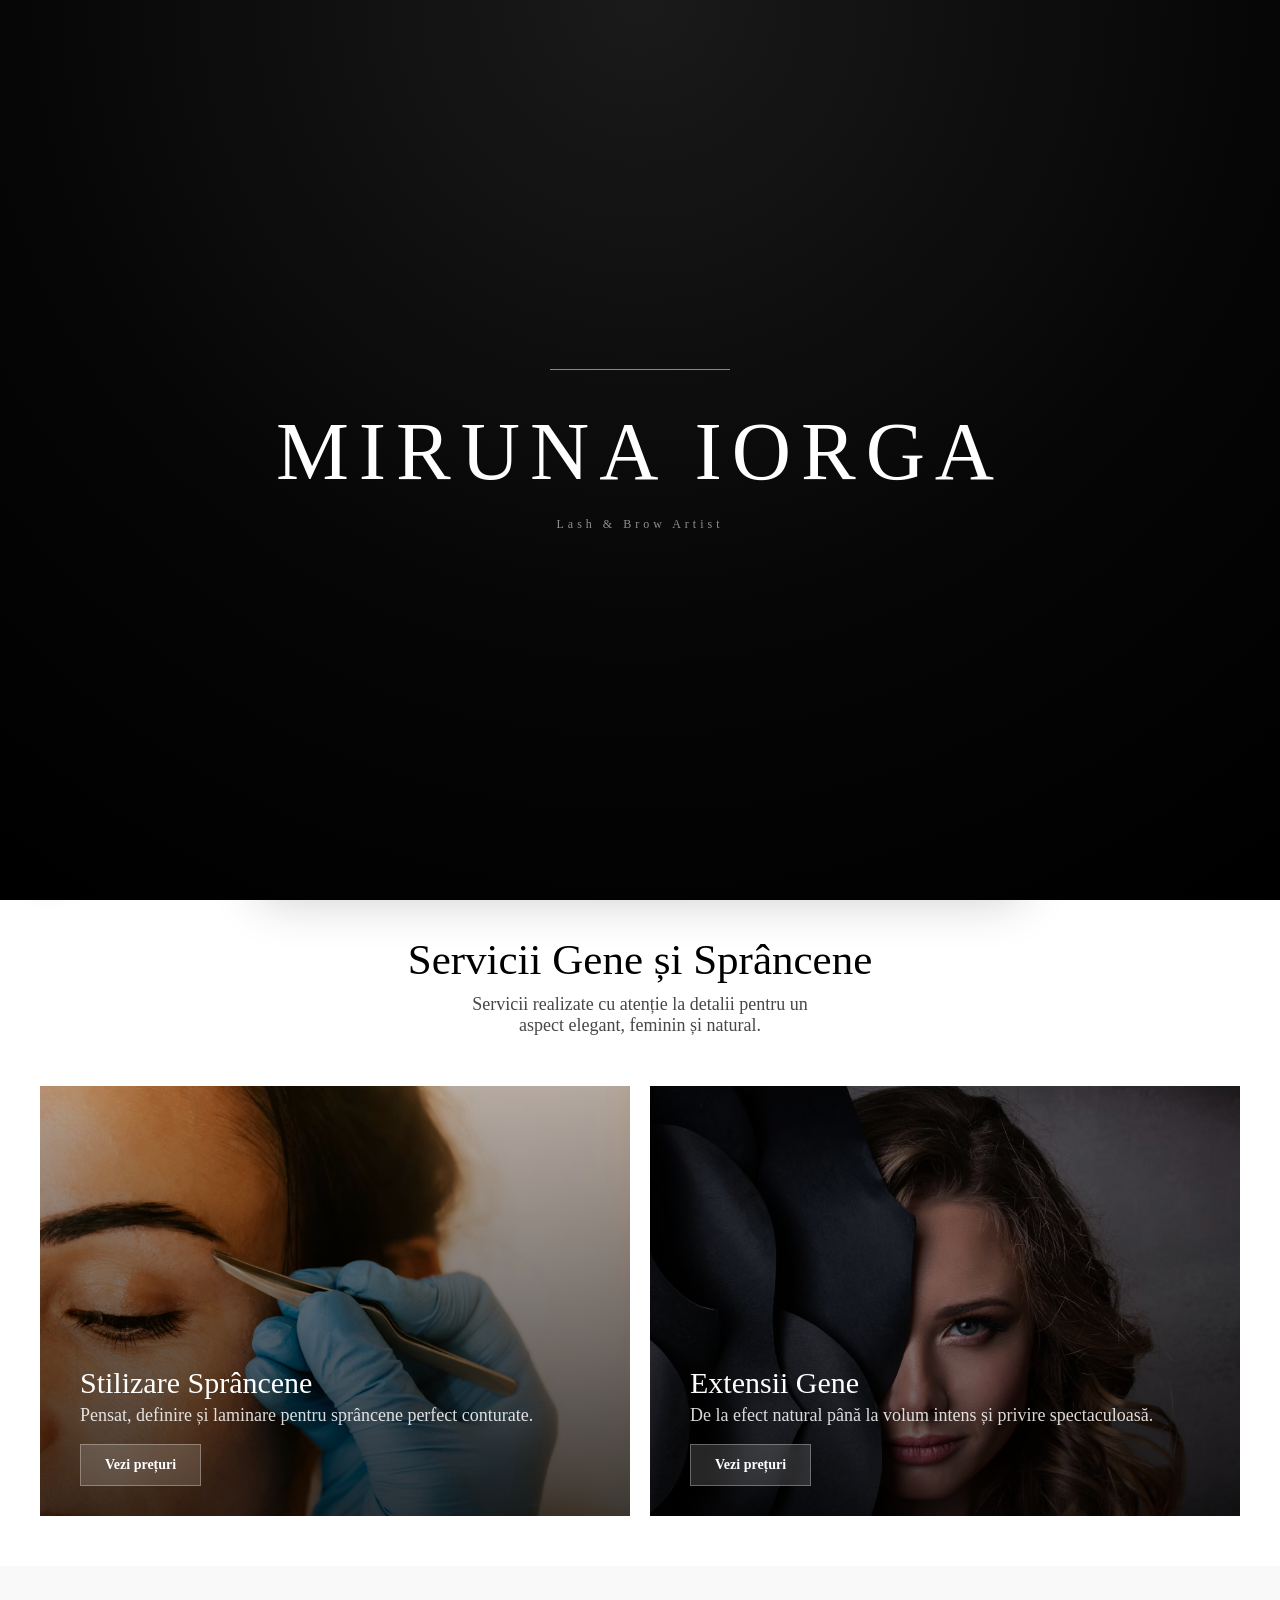
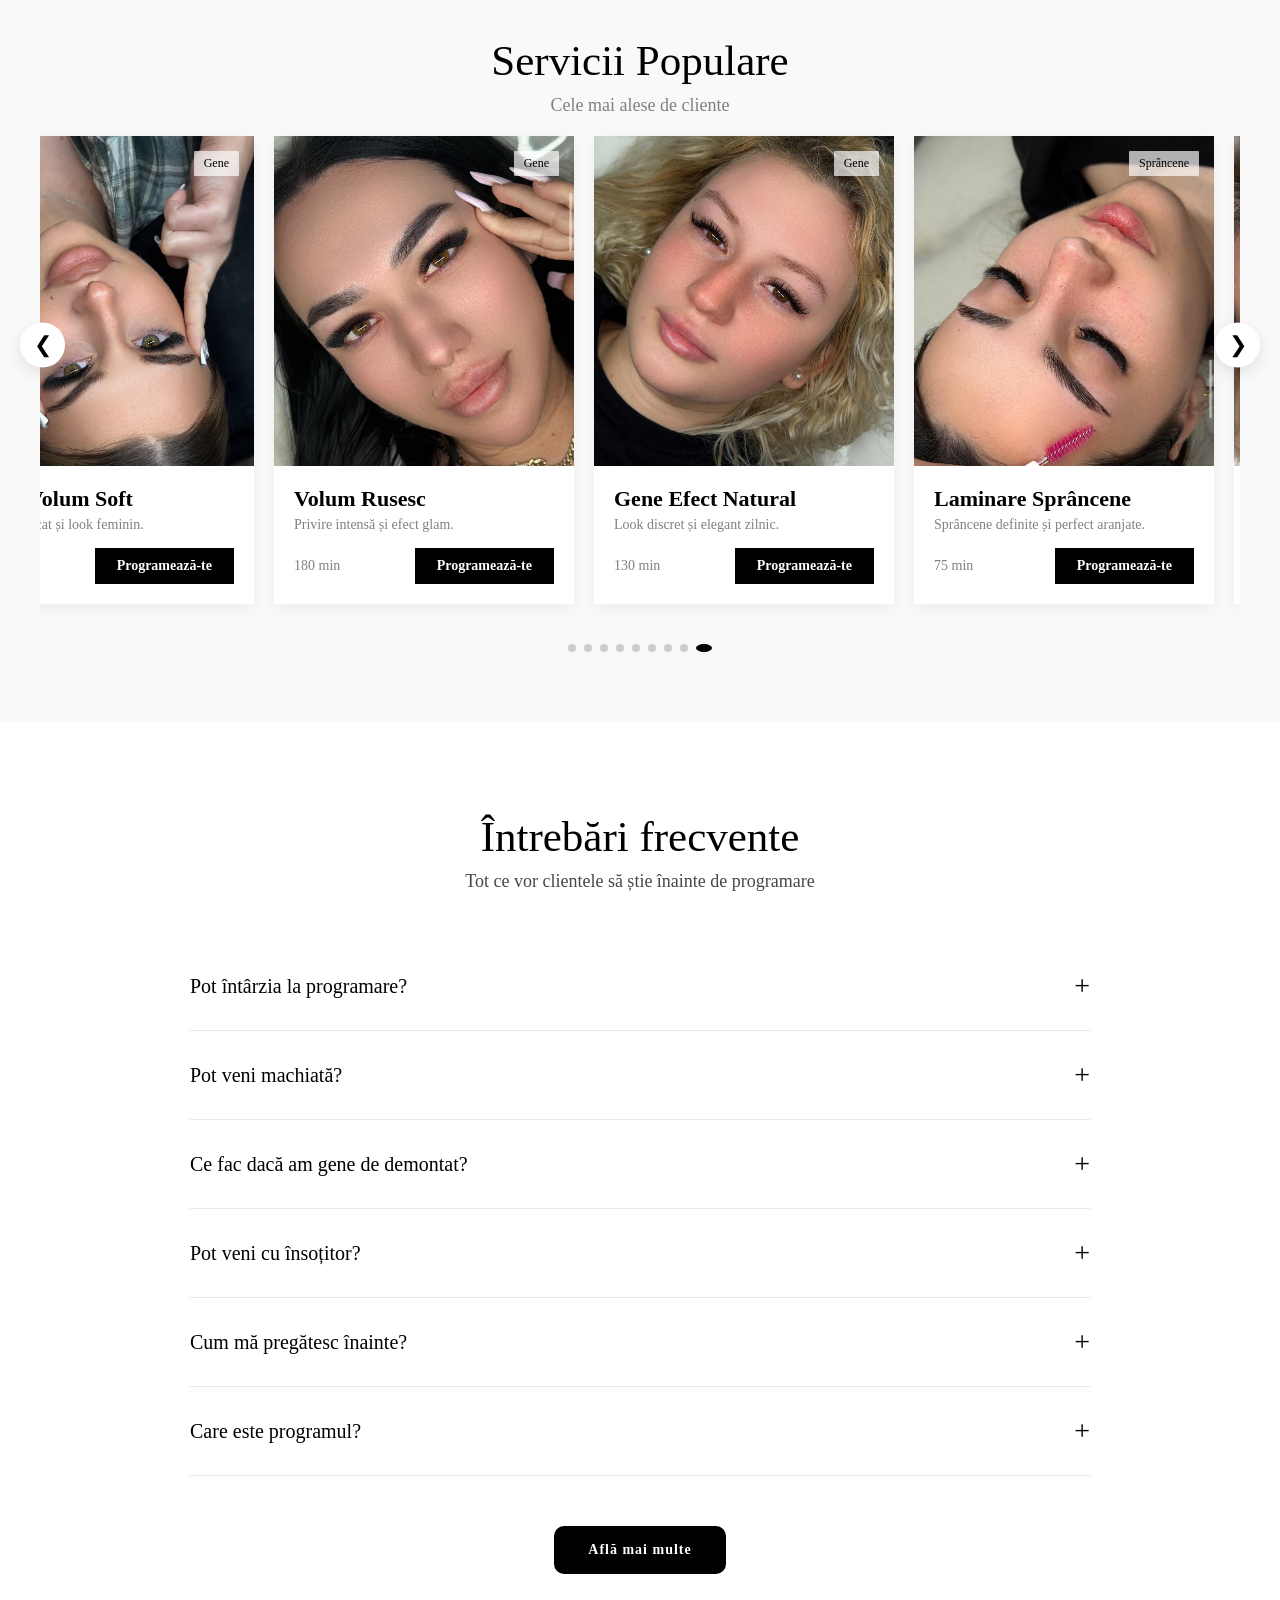
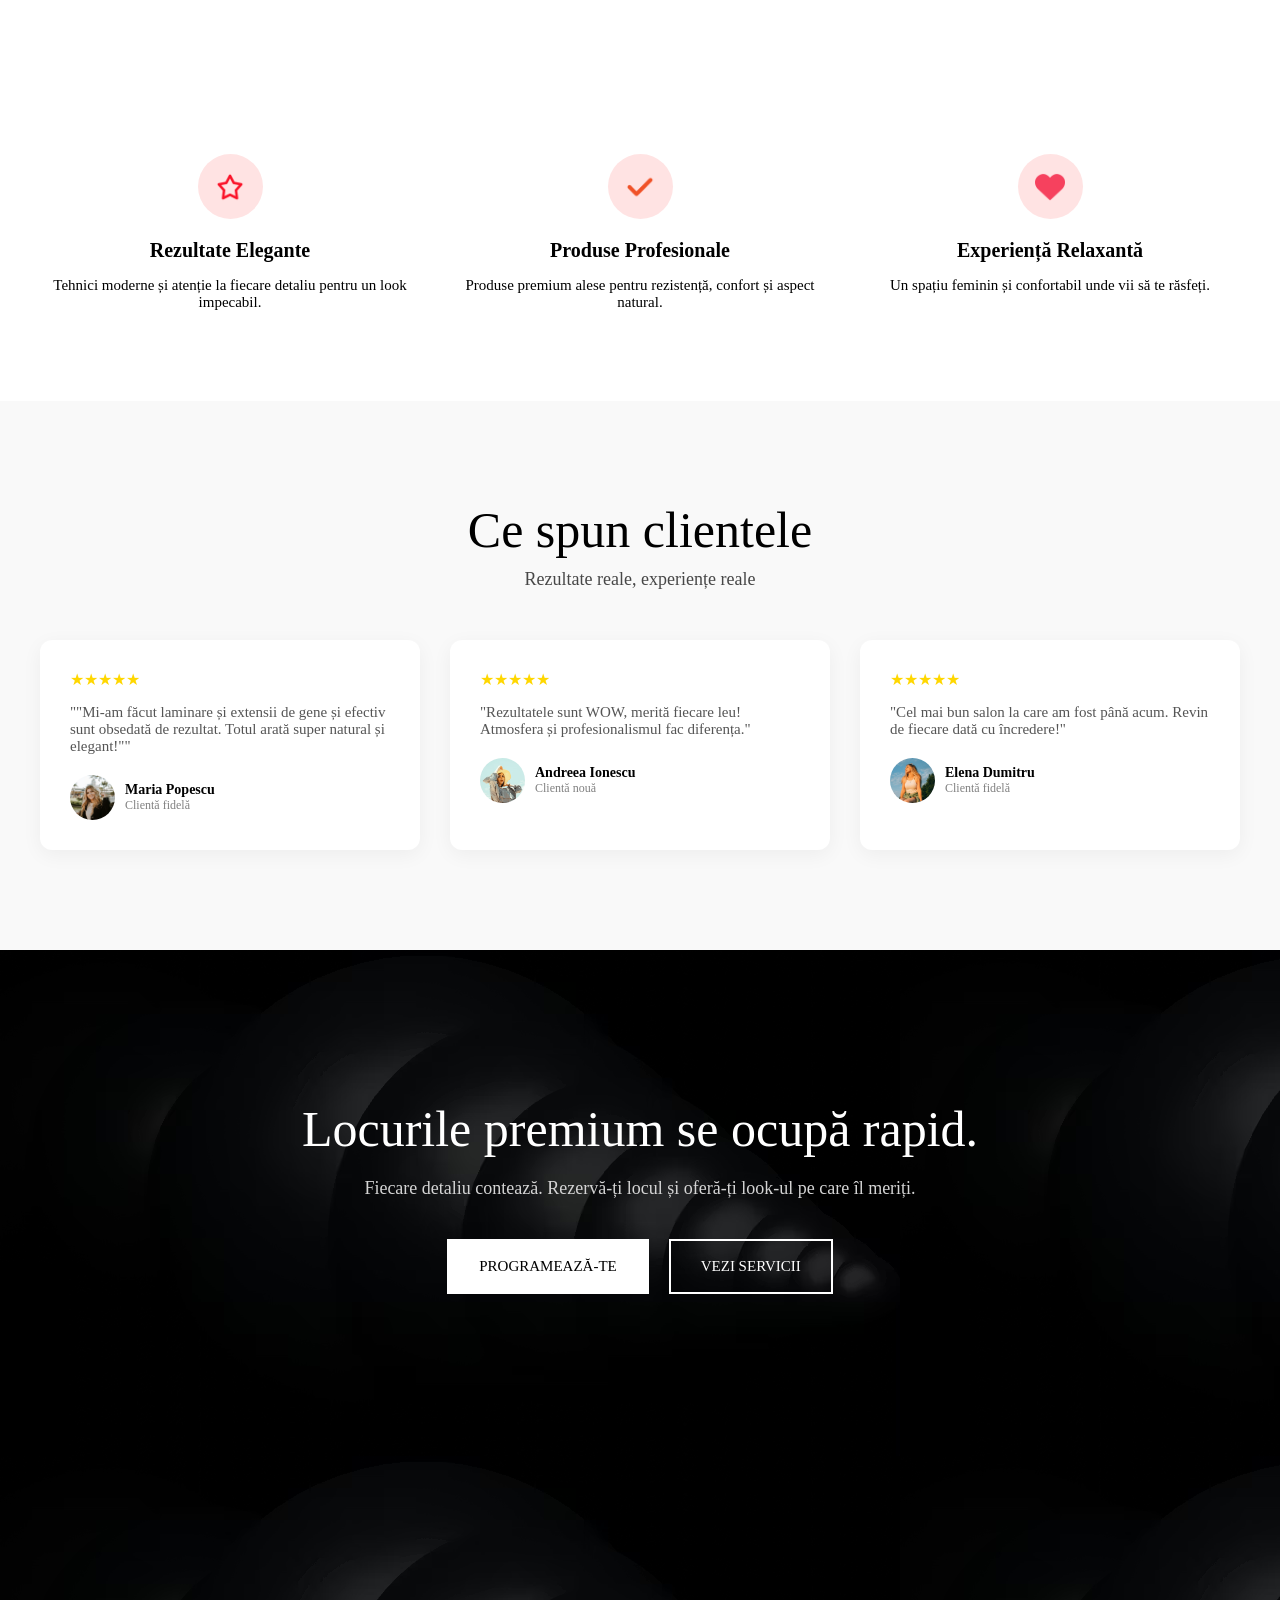
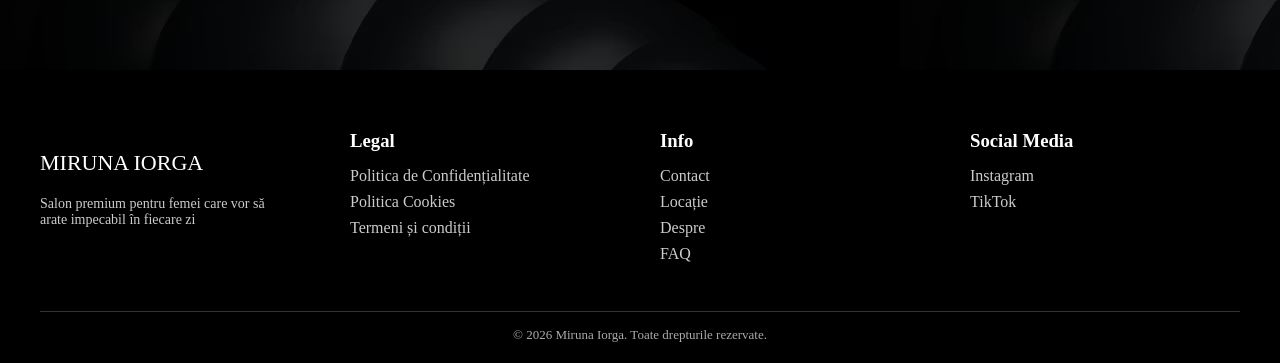
<file: index.html>
<!DOCTYPE html>
<html lang="ro">
<head>
  <meta charset="UTF-8">
  <meta name="viewport" content="width=device-width, initial-scale=1.0">

  <!-- SECURITY -->
  <meta http-equiv="Content-Security-Policy" content="
default-src 'self';
img-src 'self' https: data:;
script-src 'self' 'unsafe-inline' https://cdn.jsdelivr.net https://unpkg.com https://www.googletagmanager.com https://cdn.emailjs.com;
style-src 'self' 'unsafe-inline' https://fonts.googleapis.com https://unpkg.com;
font-src 'self' https://fonts.gstatic.com data:;
connect-src 'self' https://api.emailjs.com https://www.google-analytics.com;
frame-src https://www.google.com;
object-src 'none';
base-uri 'self';
form-action 'self';
frame-ancestors 'none';
">

<meta http-equiv="X-Content-Type-Options" content="nosniff">
<meta http-equiv="Referrer-Policy" content="strict-origin-when-cross-origin">
<meta http-equiv="Permissions-Policy" content="camera=(), microphone=(), geolocation=()">

<title>Miruna Iorga | Gene & Sprâncene Sector 6 București</title>

<meta name="description" content="Extensii gene, laminare sprâncene, stilizare și brow lift în Sector 6 București. Programări rapide pentru un look feminin, elegant și perfect definit.">

<meta name="keywords" content="
extensii gene Bucuresti,
laminare sprancene Sector 6,
sprancene Bucuresti,
brow artist Bucuresti,
lash artist Sector 6,
gene fir cu fir,
stilizare sprancene,
brow lift Bucuresti,
salon gene Bucuresti,
laminare gene
">

<meta name="author" content="Miruna Iorga">
<meta name="robots" content="index, follow">

<!-- OPEN GRAPH -->
<meta property="og:title" content="Miruna Iorga | Lash & Brow Artist București">
<meta property="og:description" content="Gene și sprâncene perfecte în Sector 6 București. Laminare, stilizare și extensii premium pentru un look impecabil.">
<meta property="og:type" content="website">
<meta property="og:image" content="/images/hero.png">

<!-- LOCAL SEO -->
<meta name="geo.region" content="RO-B">
<meta name="geo.placename" content="București Sector 6">
<meta name="geo.position" content="44.4354;26.0339">
<meta name="ICBM" content="44.4354,26.0339">

<link rel="canonical" href="https://domeniul-tau.ro/">

<link rel="icon" href="/images/icon.png" type="image/x-icon">

<link rel="stylesheet" href="/css/global.css">
<link rel="stylesheet" href="/css/style.css">
<link rel="stylesheet" href="/css/gdpr.css">

<link rel="preconnect" href="https://fonts.googleapis.com">
<link rel="preconnect" href="https://fonts.gstatic.com" crossorigin>

<link href="https://fonts.googleapis.com/css2?family=Playfair+Display:wght@400;500;600;700&family=Raleway:wght@300;400;500;600;700&display=swap" rel="stylesheet">

<link href="https://unpkg.com/aos@2.3.4/dist/aos.css" rel="stylesheet">



</head>

<body>

<h1 style="display:none;">Salon sprâncene și gene premium Miruna Iorga</h1>

<div id="header-component"></div>

<!-- HERO -->
<section class="hero">
    <div class="text">
        <div class="firstp" data-aos="fade-up">
            <img src="/images/spark.png" loading="lazy" alt="spark" width="25" height="25">
            <p>SERVICII PREMIUM</p>
        </div>

        <div class="title" data-aos="fade-up" data-aos-delay="200">
    <h1>Gene și Sprâncene în Sector 6 București</h1>
</div>

        <div class="subtitle" data-aos="fade-up" data-aos-delay="400">
    <p>
      Evidențiază-ți frumusețea naturală cu extensii de gene, laminare și stilizare profesională a sprâncenelor. Look elegant, feminin și rezultate care atrag toate privirile.
    </p>

    <button class="btn-doi open-booking">
      PROGRAMEAZĂ-TE ACUM
    </button>
</div>
    </div>
</section>

<!-- SERVICES -->
<section class="collection">
    <div class="collection-title" data-aos="fade-up">
        <h2>Servicii Gene și Sprâncene</h2>
        <p class="scnd-p">
            Servicii realizate cu atenție la detalii pentru un <br>aspect elegant, feminin și natural.
        </p>
    </div>

    <div class="container">

        <div class="card" data-aos="fade-up">
            <img src="/images/eyebrow.png" loading="lazy" alt="nails image">
            <div class="overlay"></div>

            <div class="card-text">
                <h3>Stilizare Sprâncene</h3>
                <p class="second-p">
                Pensat, definire și laminare pentru sprâncene perfect conturate.
                </p>

                <a href="/services.html" class="pret-btn">
                Vezi prețuri
                </a>
</div>
        </div>

        <div class="card" data-aos="fade-up" data-aos-delay="200">
            <img src="/images/eyelash.png" loading="lazy" alt="lash image">
            <div class="overlay"></div>
            <div class="card-text">
                <h3>Extensii Gene</h3>
                <p class="second-p">
                De la efect natural până la volum intens și privire spectaculoasă.
                </p>

                <a href="/services.html" class="pret-btn">
                Vezi prețuri
                </a>
            </div>
        </div>

    </div>
</section>

<!-- POPULAR -->
<section class="popular">
<div class="popular-title" data-aos="fade-up">
    <h2>Servicii Populare</h2>
    <p class="scnd-p">Cele mai alese de cliente</p>
</div>


<div class="popular-wrapper">
<button class="arrow left">&#10094;</button>

<div class="popular-container">

    <div class="service-card" data-aos="fade-right">
        <div class="image-wrapper">
        <img src="/images/service1.png" loading="lazy" alt="extensii gene fir cu fir Bucuresti">
        <span class="badge">Gene</span>
        </div>

        <div class="service-content">
            <h3>Extensii Gene Fir cu Fir</h3>
            <p>Efect natural pentru privire expresivă.</p>

            <div class="service-footer">
                <span>120 min</span>
                <button class="open-booking">Programează-te</button>
            </div>
        </div>
    </div>

    <div class="service-card" data-aos="fade-right" data-aos-delay="200">
        <div class="image-wrapper">
        <img src="/images/service2.png" loading="lazy" alt="gene volum Bucuresti">
        <span class="badge">Gene</span>
        </div>

        <div class="service-content">
            <h3>Gene Volum Soft</h3>
            <p>Volum delicat și look feminin.</p>

            <div class="service-footer">
                <span>150 min</span>
                <button class="open-booking">Programează-te</button>
            </div>
        </div>
    </div>

    
    <div class="service-card" data-aos="fade-right" data-aos-delay="400">
        <div class="image-wrapper">
        <img src="/images/service3.png" loading="lazy" alt="gene volum rusesc Sector 6">
        <span class="badge">Gene</span>
        </div>

        <div class="service-content">
            <h3>Volum Rusesc</h3>
            <p>Privire intensă și efect glam.</p>

            <div class="service-footer">
                <span>180 min</span>
              <button class="open-booking">Programează-te</button>
            </div>
        </div>
    </div>

    <div class="service-card" data-aos="fade-right" data-aos-delay="400">
        <div class="image-wrapper">
        <img src="/images/service4.png" loading="lazy" alt="gene efect natural Bucuresti">
        <span class="badge">Gene</span>
        </div>

        <div class="service-content">
            <h3>Gene Efect Natural</h3>
            <p>Look discret și elegant zilnic.</p>

            <div class="service-footer">
                <span>130 min</span>
                <button class="open-booking">Programează-te</button>
            </div>
        </div>
    </div>

    

    <div class="service-card" data-aos="fade-right" data-aos-delay="400">
        <div class="image-wrapper">
        <img src="/images/service6.png" loading="lazy" alt="laminare sprancene Bucuresti">
        <span class="badge">Sprâncene</span>
        </div>

        <div class="service-content">
            <h3>Laminare Sprâncene</h3>
            <p>Sprâncene definite și perfect aranjate.</p>

            <div class="service-footer">
                <span>75 min</span>
                <button class="open-booking">Programează-te</button>
            </div>
        </div>
    </div>

    <div class="service-card" data-aos="fade-right" data-aos-delay="400">
        <div class="image-wrapper">
        <img src="/images/service7.png" loading="lazy" alt="stilizare sprancene Sector 6">
        <span class="badge">Sprâncene</span>
        </div>

        <div class="service-content">
            <h3>Stilizare Sprâncene</h3>
            <p>Formă perfect adaptată fizionomiei tale.</p>

            <div class="service-footer">
                <span>45 min</span>
                <button class="open-booking">Programează-te</button>
            </div>
        </div>
    </div>

    
    <div class="service-card" data-aos="fade-right" data-aos-delay="400">
        <div class="image-wrapper">
        <img src="/images/service10.png" loading="lazy" alt="gene cat eye Bucuresti">
        <span class="badge">Gene</span>
        </div>

        <div class="service-content">
            <h3>Gene Cat Eye</h3>
            <p>Efect alungit și super feminin.</p>

            <div class="service-footer">
                <span>150 min</span>
                <button class="open-booking">Programează-te</button>
            </div>
        </div>
    </div>

    <div class="service-card" data-aos="fade-right" data-aos-delay="400">
        <div class="image-wrapper">
        <img src="/images/service11.png" loading="lazy" alt="gene wispy Bucuresti">
        <span class="badge">Gene</span>
        </div>

        <div class="service-content">
            <h3>Gene Wispy</h3>
            <p>Textură aerisită și efect trendy.</p>

            <div class="service-footer">
                <span>170 min</span>
                <button class="open-booking">Programează-te</button>
            </div>
        </div>
    </div>

    <div class="service-card" data-aos="fade-right" data-aos-delay="400">
        <div class="image-wrapper">
        <img src="/images/service12.png" loading="lazy" alt="removere extensii gene Bucuresti">
        <span class="badge">Gene</span>
        </div>

        <div class="service-content">
            <h3>Îndepărtare Gene</h3>
            <p>Procedură delicată și complet sigură.</p>

            <div class="service-footer">
                <span>30 min</span>
                <button class="open-booking">Programează-te</button>
            </div>
        </div>
    </div>

</div>

<button class="arrow right">&#10095;</button>
</div>

<div class="dots"></div>
</section>


<!-- FAQ -->
<section class="faq">

  <div class="faq-title" data-aos="fade-up">
    <h2>Întrebări frecvente</h2>
    <p class="scnd-p">
      Tot ce vor clientele să știe înainte de programare
    </p>
  </div>

  <div class="faq-container">

  <div class="faq-item" data-aos="fade-up">
    <button class="faq-question">
      Pot întârzia la programare?
      <span>+</span>
    </button>

    <div class="faq-answer">
      <p>
        Dacă întârzii mai mult de 10 minute, programarea poate fi anulată sau reprogramată.
      </p>
    </div>
  </div>

  <div class="faq-item" data-aos="fade-up" data-aos-delay="100">
    <button class="faq-question">
      Pot veni machiată?
      <span>+</span>
    </button>

    <div class="faq-answer">
      <p>
        Recomandat este să vii fără machiaj în zona ochilor pentru un rezultat perfect.
      </p>
    </div>
  </div>

  <div class="faq-item" data-aos="fade-up" data-aos-delay="200">
    <button class="faq-question">
      Ce fac dacă am gene de demontat?
      <span>+</span>
    </button>

    <div class="faq-answer">
      <p>
        Te rog să anunți înainte de programare dacă ai extensii ce trebuie îndepărtate.
      </p>
    </div>
  </div>

  <div class="faq-item" data-aos="fade-up" data-aos-delay="300">
    <button class="faq-question">
      Pot veni cu însoțitor?
      <span>+</span>
    </button>

    <div class="faq-answer">
      <p>
        Din păcate nu primesc însoțitori, pentru a păstra spațiul confortabil și relaxant.
      </p>
    </div>
  </div>

  <div class="faq-item" data-aos="fade-up" data-aos-delay="400">
    <button class="faq-question">
      Cum mă pregătesc înainte?
      <span>+</span>
    </button>

    <div class="faq-answer">
      <p>
        Cu o zi înainte evită rimelul și genele bandă pentru o aplicare cât mai bună.
      </p>
    </div>
  </div>

  <div class="faq-item" data-aos="fade-up" data-aos-delay="500">
    <button class="faq-question">
      Care este programul?
      <span>+</span>
    </button>

    <div class="faq-answer">
      <p>
        Programările și mesajele sunt preluate în intervalul L-V 12:00 - 21:00.
      </p>
    </div>
  </div>

</div>

<div class="faq-more" data-aos="fade-up" data-aos-delay="600">
  <a href="/faq.html" class="faq-more-btn">
    Află mai multe
  </a>
</div>
</section>

<!-- FEATURES -->
<section class="features">

  <div class="feature">
    <div class="icon-circle">
      <img src="/images/star.png" loading="lazy" alt="">
    </div>
    <p class="maka">Rezultate Elegante</p>
<p class="kaka">
Tehnici moderne și atenție la fiecare detaliu pentru un look impecabil.
</p>
  </div>

  <div class="feature">
    <div class="icon-circle">
      <img src="/images/bifa.png" loading="lazy" alt="">
    </div>
    <p class="maka">Produse Profesionale</p>
<p class="kaka">
Produse premium alese pentru rezistență, confort și aspect natural.
</p>
  </div>

  <div class="feature">
    <div class="icon-circle">
      <img src="/images/heart.png" loading="lazy" alt="">
    </div>
    <p class="maka">Experiență Relaxantă</p>
<p class="kaka">
Un spațiu feminin și confortabil unde vii să te răsfeți.
</p>
  </div>

</section>

<!-- TESTIMONIALE -->
<section class="testimonials">

  <div class="testimonials-title">
    <p>Ce spun clientele</p>
    <p class="scnd-p">Rezultate reale, experiențe reale</p>
  </div>

  <div class="testimonials-container">

    <div class="testimonial-card">
      <p class="stars">★★★★★</p>
      <p class="review">
""Mi-am făcut laminare și extensii de gene și efectiv sunt obsedată de rezultat. Totul arată super natural și elegant!""
</p>
      <div class="client">
        <img src="/images/client1.png" loading="lazy" alt="">
        <div>
          <p class="name">Maria Popescu</p>
          <p class="role">Clientă fidelă</p>
        </div>
      </div>
    </div>

    <div class="testimonial-card">
      <p class="stars">★★★★★</p>
      <p class="review">
"Rezultatele sunt WOW, merită fiecare leu! Atmosfera și profesionalismul fac diferența."
</p>
      <div class="client">
        <img src="/images/client2.png" loading="lazy" alt="">
        <div>
          <p class="name">Andreea Ionescu</p>
          <p class="role">Clientă nouă</p>
        </div>
      </div>
    </div>

    <div class="testimonial-card">
      <p class="stars">★★★★★</p>
      <p class="review">
"Cel mai bun salon la care am fost până acum. Revin de fiecare dată cu încredere!"
</p>
      <div class="client">
        <img src="/images/client3.png" loading="lazy" alt="">
        <div>
          <p class="name">Elena Dumitru</p>
          <p class="role">Clientă fidelă</p>
        </div>
      </div>
    </div>

  </div>
</section>

<!-- CTA -->
<section class="blur">
    <div class="texty">
        <p class="mucu">Locurile premium se ocupă rapid.</p>
        <p class="kuku">Fiecare detaliu contează. Rezervă-ți locul și oferă-ți look-ul pe care îl meriți.</p>
    </div>

    <div class="btn">
        <button class="first open-booking">PROGRAMEAZĂ-TE</button>
        <a href="/services.html"><button class="second">VEZI SERVICII</button></a>
    </div>
</section>

<div id="cookie-banner-component"></div>
<div id="icons-component"></div>
<div id="footer-component"></div>
<div id="booking-component"></div>
<!-- BACK TO TOP -->
<button id="backToTop">&#8593;</button>


<script src="/js/script.js" defer></script>
<script src="/js/main.js" defer></script>
<script src="/js/gdpr.js"></script>
<script src="https://unpkg.com/aos@2.3.4/dist/aos.js"></script>

<script>
AOS.init({
  duration: 1000,
  once: true
});
</script>
</body>
</html>
</file>
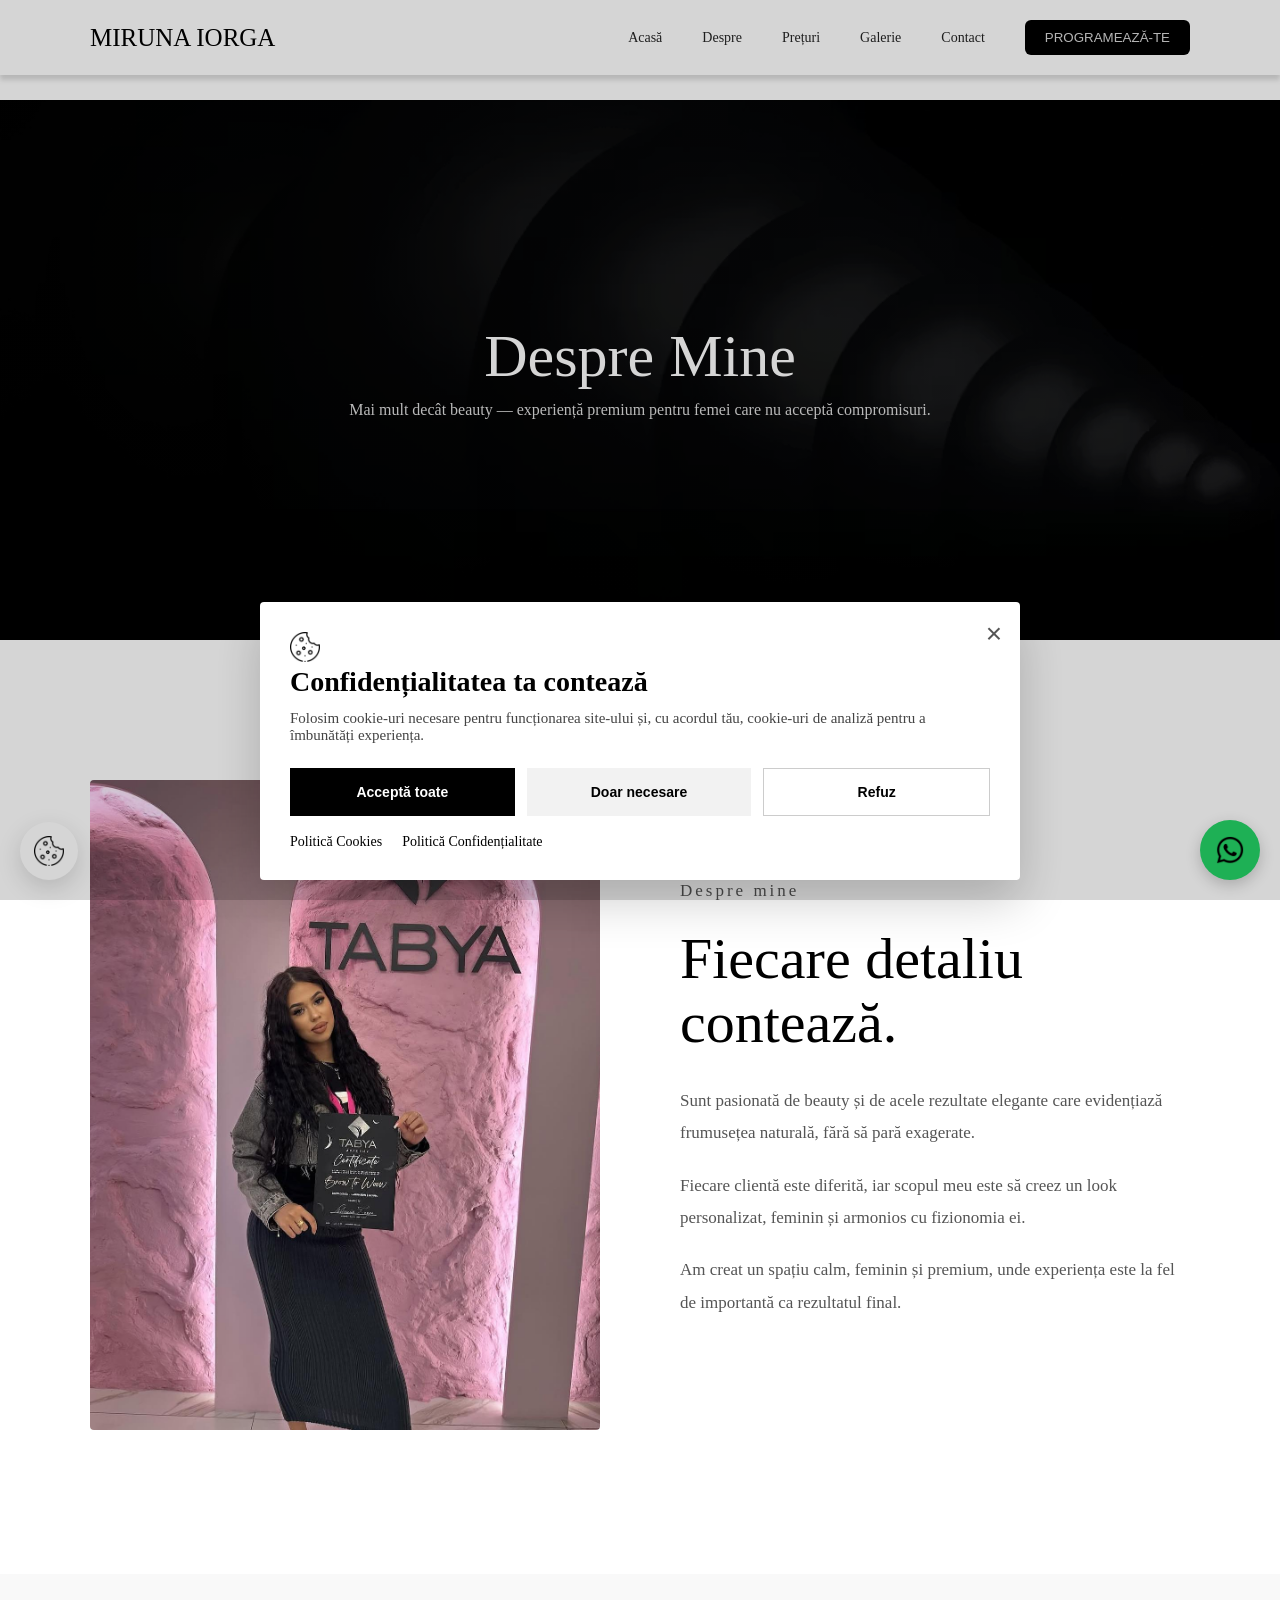
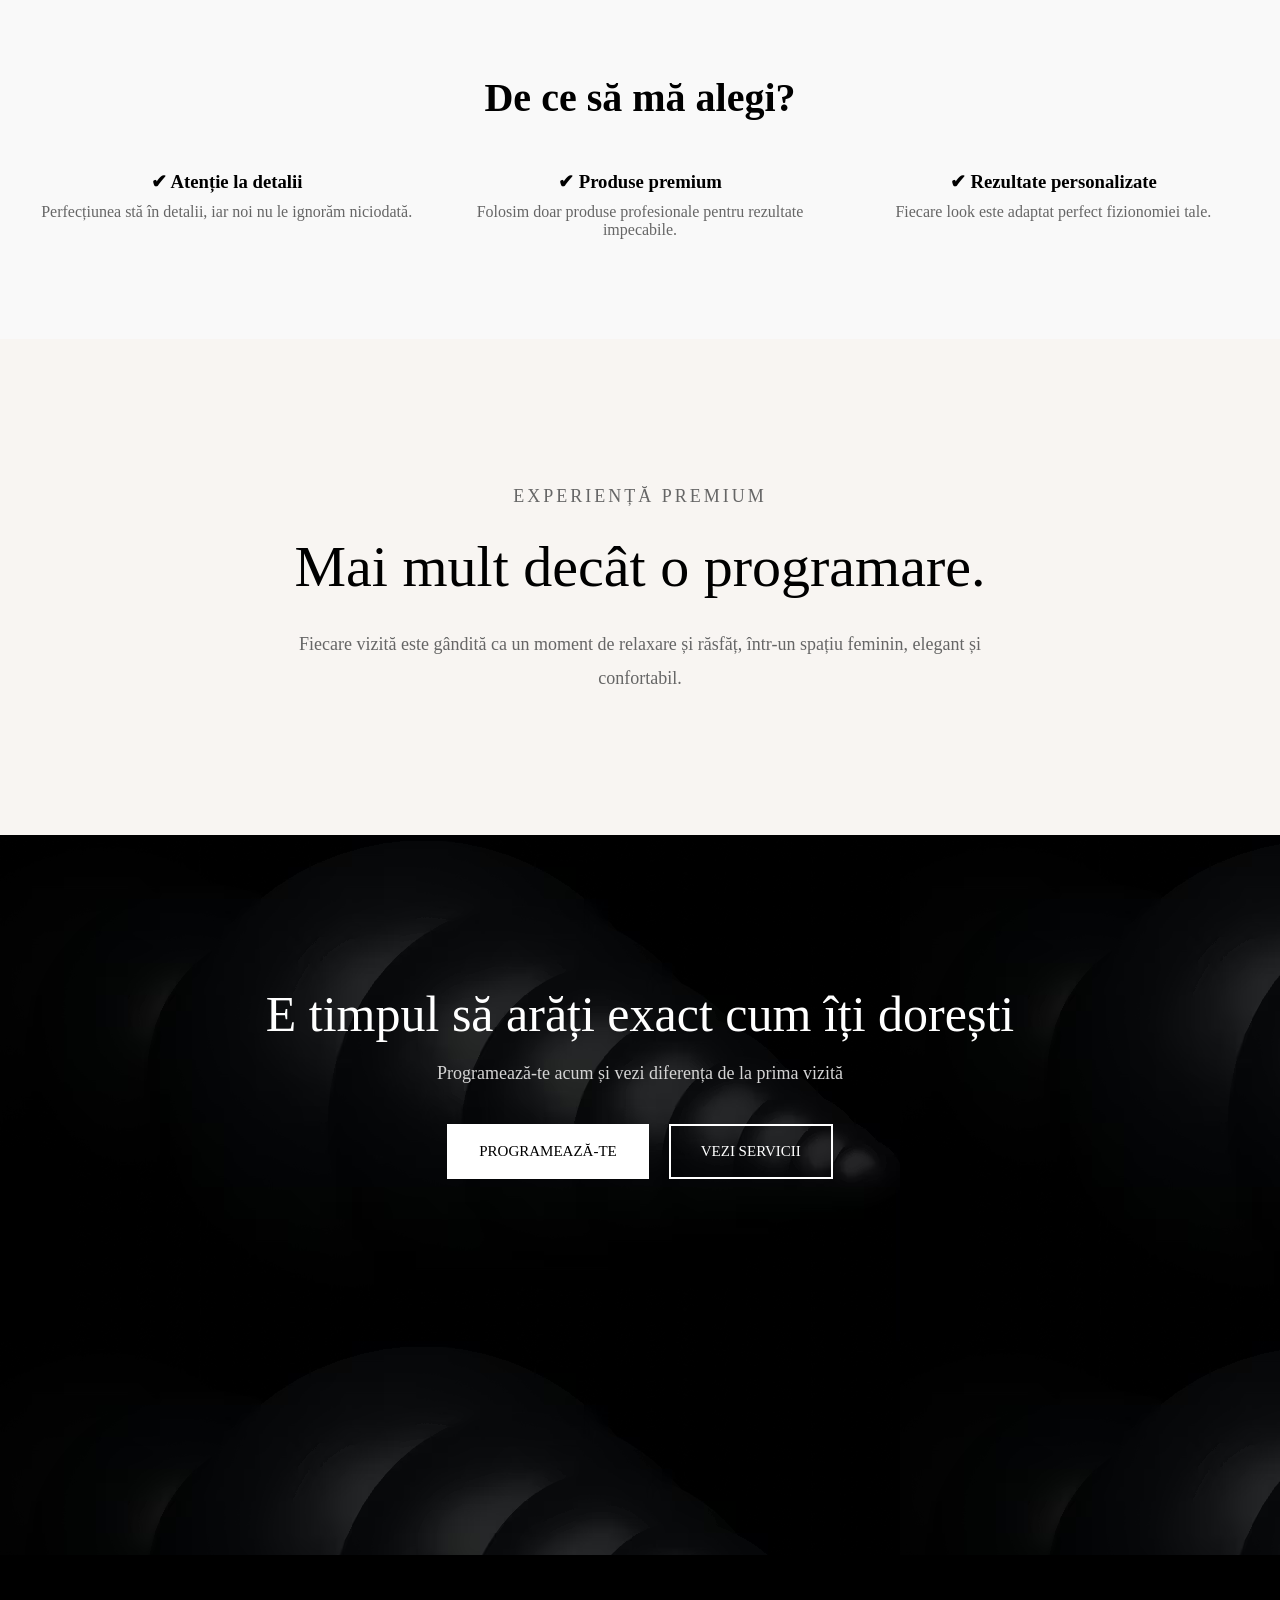
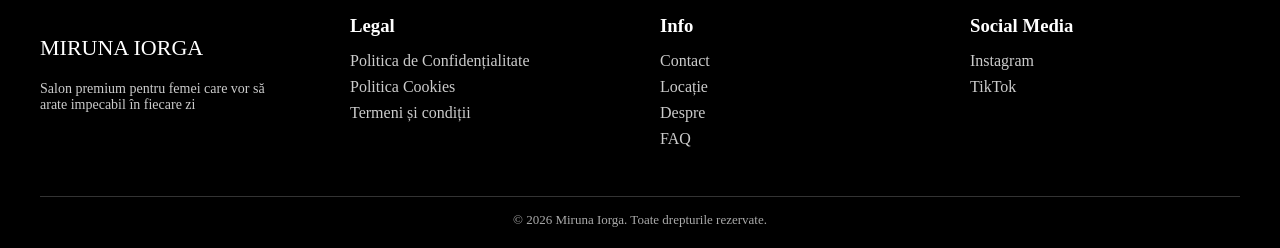
<file: about.html>
<!DOCTYPE html>
<html lang="ro">
<head>
  <meta charset="UTF-8">
  <meta name="viewport" content="width=device-width, initial-scale=1.0">

  <!-- SECURITY -->
  <meta http-equiv="Content-Security-Policy" content="
default-src 'self';
img-src 'self' https: data:;
script-src 'self' 'unsafe-inline' https://cdn.jsdelivr.net https://unpkg.com https://cdn.jsdelivr.net https://www.googletagmanager.com https://cdn.emailjs.com;
style-src 'self' 'unsafe-inline' https://fonts.googleapis.com https://unpkg.com;
font-src 'self' https://fonts.gstatic.com data:;
connect-src 'self' https://api.emailjs.com https://www.google-analytics.com;
frame-src https://www.google.com;
object-src 'none';
base-uri 'self';
form-action 'self';
frame-ancestors 'none';
">
<meta http-equiv="X-Content-Type-Options" content="nosniff">
<meta http-equiv="Referrer-Policy" content="strict-origin-when-cross-origin">
<meta http-equiv="Permissions-Policy" content="camera=(), microphone=(), geolocation=()">

  <title>Despre | Miruna Iorga Lash & Brow Artist București</title>

<meta name="description" content="Descoperă povestea Miruna Iorga, lash & brow artist din Sector 6 București. Extensii gene și sprâncene realizate cu atenție la detalii și rezultate elegante.">

<meta name="keywords" content="
lash artist Bucuresti,
brow artist Sector 6,
despre lash artist,
extensii gene Bucuresti,
laminare sprancene Bucuresti,
sprancene perfecte
">

<meta name="author" content="Miruna Iorga">
<meta name="robots" content="index, follow">

<meta property="og:title" content="Despre | Miruna Iorga Lash & Brow Artist">
<meta property="og:description" content="Pasiune pentru frumusețe, atenție la detalii și rezultate premium pentru gene și sprâncene.">
<meta property="og:type" content="website">
<meta property="og:image" content="/images/hero.png">

  <link rel="stylesheet" href="/css/global.css">
  <link rel="stylesheet" href="/css/about.css">

  <link rel="preconnect" href="https://fonts.googleapis.com">
  <link rel="preconnect" href="https://fonts.gstatic.com" crossorigin>

  <link href="https://fonts.googleapis.com/css2?family=Playfair+Display:wght@400;700&family=Raleway:wght@300;400;500;700&display=swap" rel="stylesheet">

  <link href="https://unpkg.com/aos@2.3.4/dist/aos.css" rel="stylesheet">

  
</head>

<body>
<div id="header-component"></div>

<!-- HERO -->
<section class="about-hero">
  <div class="about-hero-content" >
    <h1 data-aos="fade-up">Despre Mine</h1>
    <p data-aos="fade-up" data-aos-delay="100">Mai mult decât beauty — experiență premium pentru femei care nu acceptă compromisuri.</p>
  </div>
</section>

<!-- STORY -->
<section class="about-story">

  <div class="about-container">

    <div class="about-image" data-aos="fade-right">
      <img src="/images/salon.png" alt="Miruna Iorga">
    </div>

    <div class="about-text" data-aos="fade-left">

      <p class="signature">Despre mine</p>

      <h2>
        Fiecare detaliu contează.
      </h2>

      <p>
        Sunt pasionată de beauty și de acele rezultate
        elegante care evidențiază frumusețea naturală,
        fără să pară exagerate.
      </p>

      <p>
        Fiecare clientă este diferită, iar scopul meu
        este să creez un look personalizat, feminin
        și armonios cu fizionomia ei.
      </p>

      <p>
        Am creat un spațiu calm, feminin și premium,
        unde experiența este la fel de importantă
        ca rezultatul final.
      </p>

    </div>

  </div>

</section>

<!-- WHY US -->
<section class="why-us">
  <h2 data-aos="fade-up">De ce să mă alegi?</h2>

  <div class="why-grid">

    <div data-aos="fade-up">
      <h3>✔ Atenție la detalii</h3>
      <p>Perfecțiunea stă în detalii, iar noi nu le ignorăm niciodată.</p>
    </div>

    <div data-aos="fade-up" data-aos-delay="200">
      <h3>✔ Produse premium</h3>
      <p>Folosim doar produse profesionale pentru rezultate impecabile.</p>
    </div>

    <div data-aos="fade-up" data-aos-delay="400">
      <h3>✔ Rezultate personalizate</h3>
<p>Fiecare look este adaptat perfect fizionomiei tale.</p>
    </div>

  </div>
</section>

<!-- EXPERIENCE -->
<section class="experience">

  <div class="experience-box" data-aos="fade-up">

    <p class="exp-mini">EXPERIENȚĂ PREMIUM</p>

    <h2>
      Mai mult decât o programare.
    </h2>

    <p>
      Fiecare vizită este gândită ca un moment
      de relaxare și răsfăț, într-un spațiu feminin,
      elegant și confortabil.
    </p>

  </div>

</section>

<!-- CTA -->
<section class="blur">
    <div class="texty">
        <p class="mucu">E timpul să arăți exact cum îți dorești</p>
        <p class="kuku">Programează-te acum și vezi diferența de la prima vizită</p>
    </div>

    <div class="btn">
        <button class="first open-booking">PROGRAMEAZĂ-TE</button>
        <a href="/services.html"><button class="second">VEZI SERVICII</button></a>
    </div>
</section>

<div id="icons-component"></div>
<div id="cookie-banner-component"></div>
<div id="footer-component"></div>
<div id="booking-component"></div>
<!-- BACK TO TOP -->
<button id="backToTop">&#8593;</button>



<script src="/js/main.js" defer></script>
<script src="/js/gdpr.js" defer></script>

<script src="https://unpkg.com/aos@2.3.4/dist/aos.js"></script>

<script>
AOS.init({
  duration: 1000,
  once: true
});
</script>
</body>
</html>
</file>
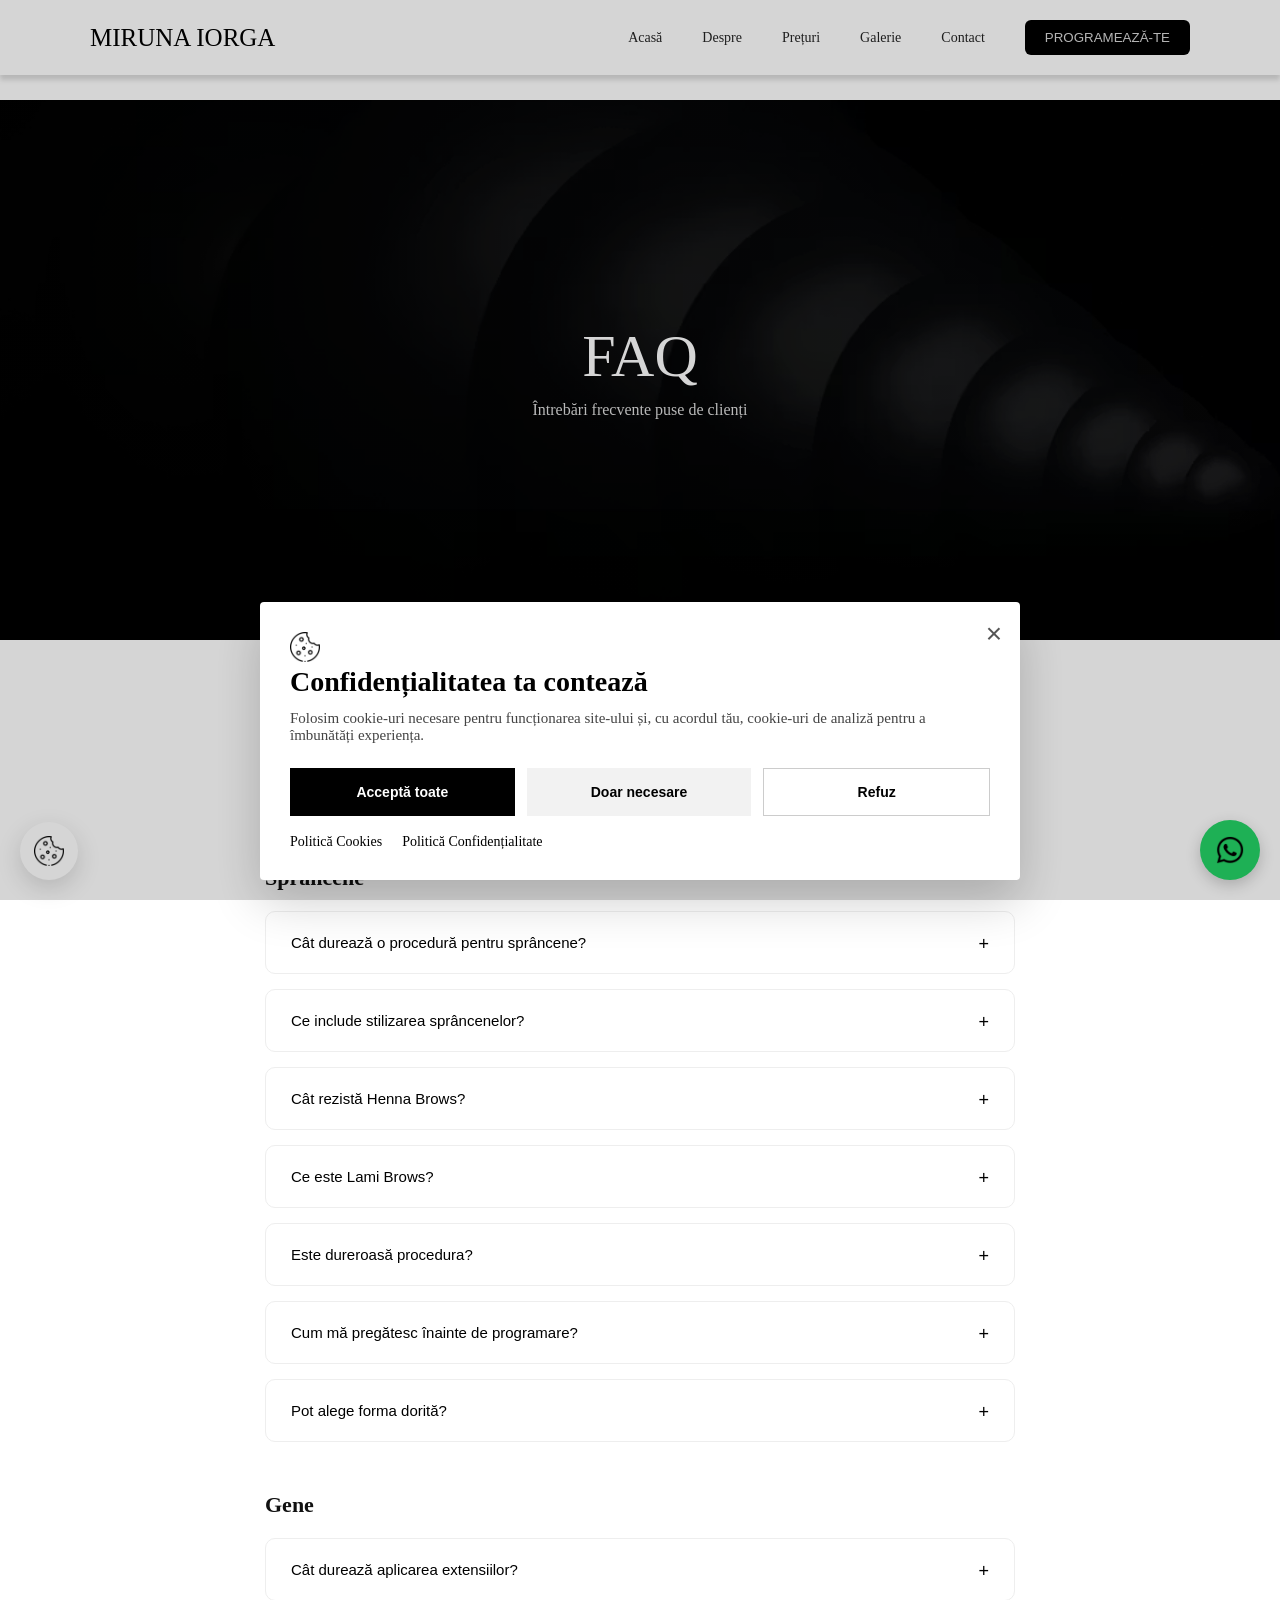
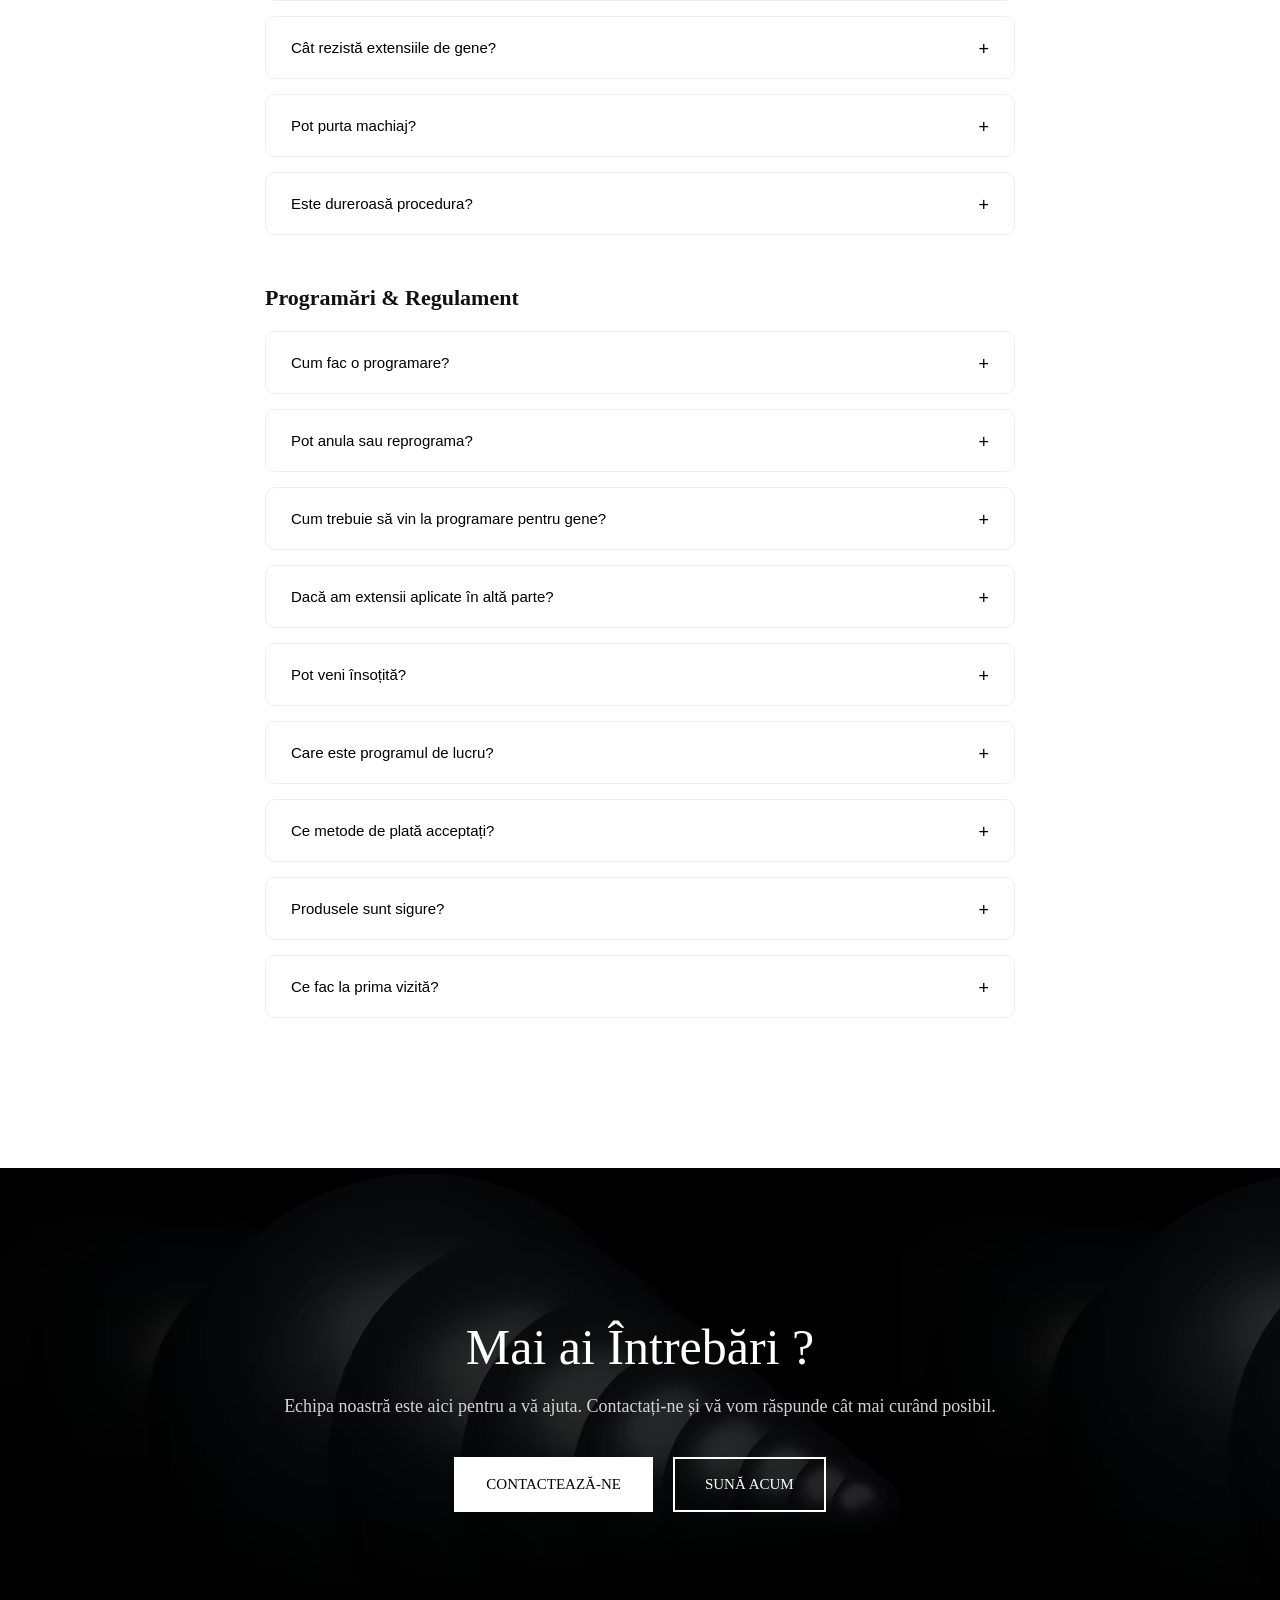
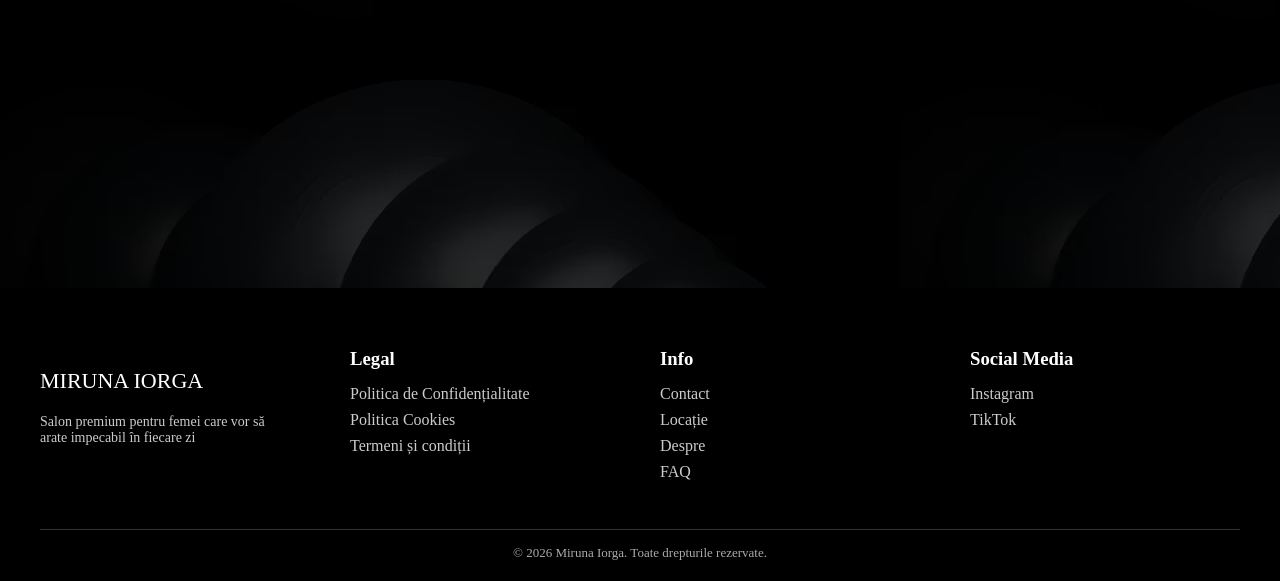
<file: faq.html>
<!DOCTYPE html>
<html lang="ro">
<head>
  <meta charset="UTF-8">
  <meta name="viewport" content="width=device-width, initial-scale=1.0">

   <!-- SECURITY -->
  <meta http-equiv="Content-Security-Policy" content="
default-src 'self';
img-src 'self' https: data:;
script-src 'self' 'unsafe-inline' https://cdn.jsdelivr.net https://unpkg.com https://cdn.jsdelivr.net https://www.googletagmanager.com https://cdn.emailjs.com;
style-src 'self' 'unsafe-inline' https://fonts.googleapis.com https://unpkg.com;
font-src 'self' https://fonts.gstatic.com data:;
connect-src 'self' https://api.emailjs.com https://www.google-analytics.com;
frame-src https://www.google.com;
object-src 'none';
base-uri 'self';
form-action 'self';
frame-ancestors 'none';
">
<meta http-equiv="X-Content-Type-Options" content="nosniff">
<meta http-equiv="Referrer-Policy" content="strict-origin-when-cross-origin">
<meta http-equiv="Permissions-Policy" content="camera=(), microphone=(), geolocation=()">

  <title>FAQ | Întrebări Gene & Sprâncene București</title>

<meta name="description" content="Întrebări frecvente despre extensii gene, laminare sprâncene, întreținere și programări în București Sector 6.">

<meta name="keywords" content="
faq extensii gene,
faq laminare sprancene,
intretinere gene,
programari salon beauty,
lash artist Bucuresti
">

  <link rel="icon" href="/images/icon.png" type="image/x-icon">

  <link rel="stylesheet" href="/css/global.css">
  <link rel="stylesheet" href="/css/faq.css">

  <link rel="preconnect" href="https://fonts.googleapis.com">
  <link rel="preconnect" href="https://fonts.gstatic.com" crossorigin>

  <link href="https://fonts.googleapis.com/css2?family=Playfair+Display:wght@400;700&family=Raleway:wght@300;400;500;700&display=swap" rel="stylesheet">

  <link href="https://unpkg.com/aos@2.3.4/dist/aos.css" rel="stylesheet">
</head>

<body>
     <div id="header-component"></div>

    <section class="about-hero">
  <div class="about-hero-content" >
    <h1 data-aos="fade-up">FAQ</h1>
    <p data-aos="fade-up" data-aos-delay="100">Întrebări frecvente puse de clienți</p>
  </div>
</section>


<section class="faq-section">
  <div class="faq-container">
    <h2 data-aos="fade-up">Întrebări frecvente</h2>
    <p class="subtitle" data-aos="fade-up">Tot ce trebuie să știi înainte de programare</p>

    <!-- CATEGORIA 1 -->
<div class="faq-category">
  <h3>Sprâncene</h3>

  <div class="faq-item">
    <button class="faq-question">Cât durează o procedură pentru sprâncene?</button>
    <div class="faq-answer">
      <p>În general între 30 și 90 de minute, în funcție de serviciul ales: stilizare, Henna Brows, Lami Brows sau pachet complet.</p>
    </div>
  </div>

  <div class="faq-item">
    <button class="faq-question">Ce include stilizarea sprâncenelor?</button>
    <div class="faq-answer">
      <p>Stilizarea include analiza formei, corectarea asimetriilor și definirea sprâncenelor în funcție de fizionomia feței.</p>
    </div>
  </div>

  <div class="faq-item">
    <button class="faq-question">Cât rezistă Henna Brows?</button>
    <div class="faq-answer">
      <p>În funcție de tipul pielii și rutina zilnică, efectul poate dura între 1 și 2 săptămâni pe piele și până la 4 săptămâni pe fir.</p>
    </div>
  </div>

  <div class="faq-item">
    <button class="faq-question">Ce este Lami Brows?</button>
    <div class="faq-answer">
      <p>Laminarea sprâncenelor oferă un efect disciplinat, uniform și mai plin, ideal pentru fire rebele sau sprâncene cu goluri vizuale.</p>
    </div>
  </div>

  <div class="faq-item">
    <button class="faq-question">Este dureroasă procedura?</button>
    <div class="faq-answer">
      <p>Nu. Procedurile pentru sprâncene sunt minim invazive și concepute pentru confort maxim.</p>
    </div>
  </div>

  <div class="faq-item">
    <button class="faq-question">Cum mă pregătesc înainte de programare?</button>
    <div class="faq-answer">
      <p>Recomandăm să eviți pensatul excesiv înainte de vizită, pentru a permite specialistului să creeze forma ideală.</p>
    </div>
  </div>

  <div class="faq-item">
    <button class="faq-question">Pot alege forma dorită?</button>
    <div class="faq-answer">
      <p>Da. Se ține cont de preferințele tale, însă forma finală este adaptată profesional structurii feței pentru un rezultat armonios.</p>
    </div>
  </div>

</div>

    <!-- CATEGORIA 2 -->
    <div class="faq-category">
      <h3>Gene</h3>

      <div class="faq-item">
        <button class="faq-question">Cât durează aplicarea extensiilor?</button>
        <div class="faq-answer">
          <p>Între 1.5 și 3 ore, în funcție de volum și tehnică.</p>
        </div>
      </div>

      <div class="faq-item">
        <button class="faq-question">Cât rezistă extensiile de gene?</button>
        <div class="faq-answer">
          <p>Între 3 și 6 săptămâni, cu întreținere la 2-3 săptămâni.</p>
        </div>
      </div>

      <div class="faq-item">
        <button class="faq-question">Pot purta machiaj?</button>
        <div class="faq-answer">
          <p>Da, dar evită produsele pe bază de ulei în zona ochilor.</p>
        </div>
      </div>

      <div class="faq-item">
        <button class="faq-question">Este dureroasă procedura?</button>
        <div class="faq-answer">
          <p>Nu, este complet nedureroasă și relaxantă.</p>
        </div>
      </div>
    </div>

    <!-- CATEGORIA 3 -->
<div class="faq-category">
  <h3>Programări & Regulament</h3>

  <div class="faq-item">
    <button class="faq-question">Cum fac o programare?</button>
    <div class="faq-answer">
      <p>Poți programa online, telefonic sau direct prin Instagram, în funcție de disponibilitate.</p>
    </div>
  </div>

  <div class="faq-item">
    <button class="faq-question">Pot anula sau reprograma?</button>
    <div class="faq-answer">
      <p>Da. Te rugăm să anunți din timp. Întârzierile mai mari de 10 minute pot duce la anularea programării și reprogramare ulterioară.</p>
    </div>
  </div>

  <div class="faq-item">
    <button class="faq-question">Cum trebuie să vin la programare pentru gene?</button>
    <div class="faq-answer">
      <p>Te rugăm să vii fără machiaj în zona ochilor, fără rimel și fără gene bandă. Reziduurile îngreunează procedura și pot prelungi timpul de lucru.</p>
    </div>
  </div>

  <div class="faq-item">
    <button class="faq-question">Dacă am extensii aplicate în altă parte?</button>
    <div class="faq-answer">
      <p>Dacă ai gene care necesită demontare, este important să anunți înainte de programare.</p>
    </div>
  </div>

  <div class="faq-item">
    <button class="faq-question">Pot veni însoțită?</button>
    <div class="faq-answer">
      <p>Pentru confortul tuturor și organizarea spațiului de lucru, programările se desfășoară fără însoțitori.</p>
    </div>
  </div>

  <div class="faq-item">
    <button class="faq-question">Care este programul de lucru?</button>
    <div class="faq-answer">
      <p>Luni - Vineri, între 12:00 - 21:00. Pentru programări sau informații, te rugăm să contactezi în acest interval.</p>
    </div>
  </div>

  <div class="faq-item">
    <button class="faq-question">Ce metode de plată acceptați?</button>
    <div class="faq-answer">
      <p>Cash și card.</p>
    </div>
  </div>

  <div class="faq-item">
    <button class="faq-question">Produsele sunt sigure?</button>
    <div class="faq-answer">
      <p>Da, folosim exclusiv produse profesionale, sigure și certificate.</p>
    </div>
  </div>

  <div class="faq-item">
    <button class="faq-question">Ce fac la prima vizită?</button>
    <div class="faq-answer">
      <p>Înainte de procedură discutăm preferințele tale și alegem împreună varianta potrivită fizionomiei tale.</p>
    </div>
  </div>

</div>
</section>


<section class="blur">
    <div class="texty">
        <p class="mucu">Mai ai Întrebări ?</p>
        <p class="kuku">Echipa noastră este aici pentru a vă ajuta. Contactați-ne și vă vom răspunde cât mai curând posibil.</p>
    </div>

    <div class="btn">
        <a href="/contact.html"><button class="first">CONTACTEAZĂ-NE</button></a>
        <a href="tel:+40735123813"><button class="second">SUNĂ ACUM</button></a>
    </div>
</section>

<div id="icons-component"></div>
<div id="cookie-banner-component"></div>
<div id="footer-component"></div>
<div id="booking-component"></div>
<!-- BACK TO TOP -->
<button id="backToTop">&#8593;</button>


   <script src="/js/main.js"></script>
     <script src="/js/gdpr.js" defer></script>
 <script src="https://unpkg.com/aos@2.3.4/dist/aos.js"></script>

<script>
  AOS.init({
    duration: 1000,
    once: true
  });
</script>

<script>
  const items = document.querySelectorAll(".faq-item");

  items.forEach(item => {
    const btn = item.querySelector(".faq-question");

    btn.addEventListener("click", () => {
      const open = item.classList.contains("active");

      items.forEach(i => {
        i.classList.remove("active");
        i.querySelector(".faq-answer").style.maxHeight = null;
      });

      if (!open) {
        item.classList.add("active");
        const answer = item.querySelector(".faq-answer");
        answer.style.maxHeight = answer.scrollHeight + "px";
      }
    });
  });
</script>
</body>
</html>
</file>
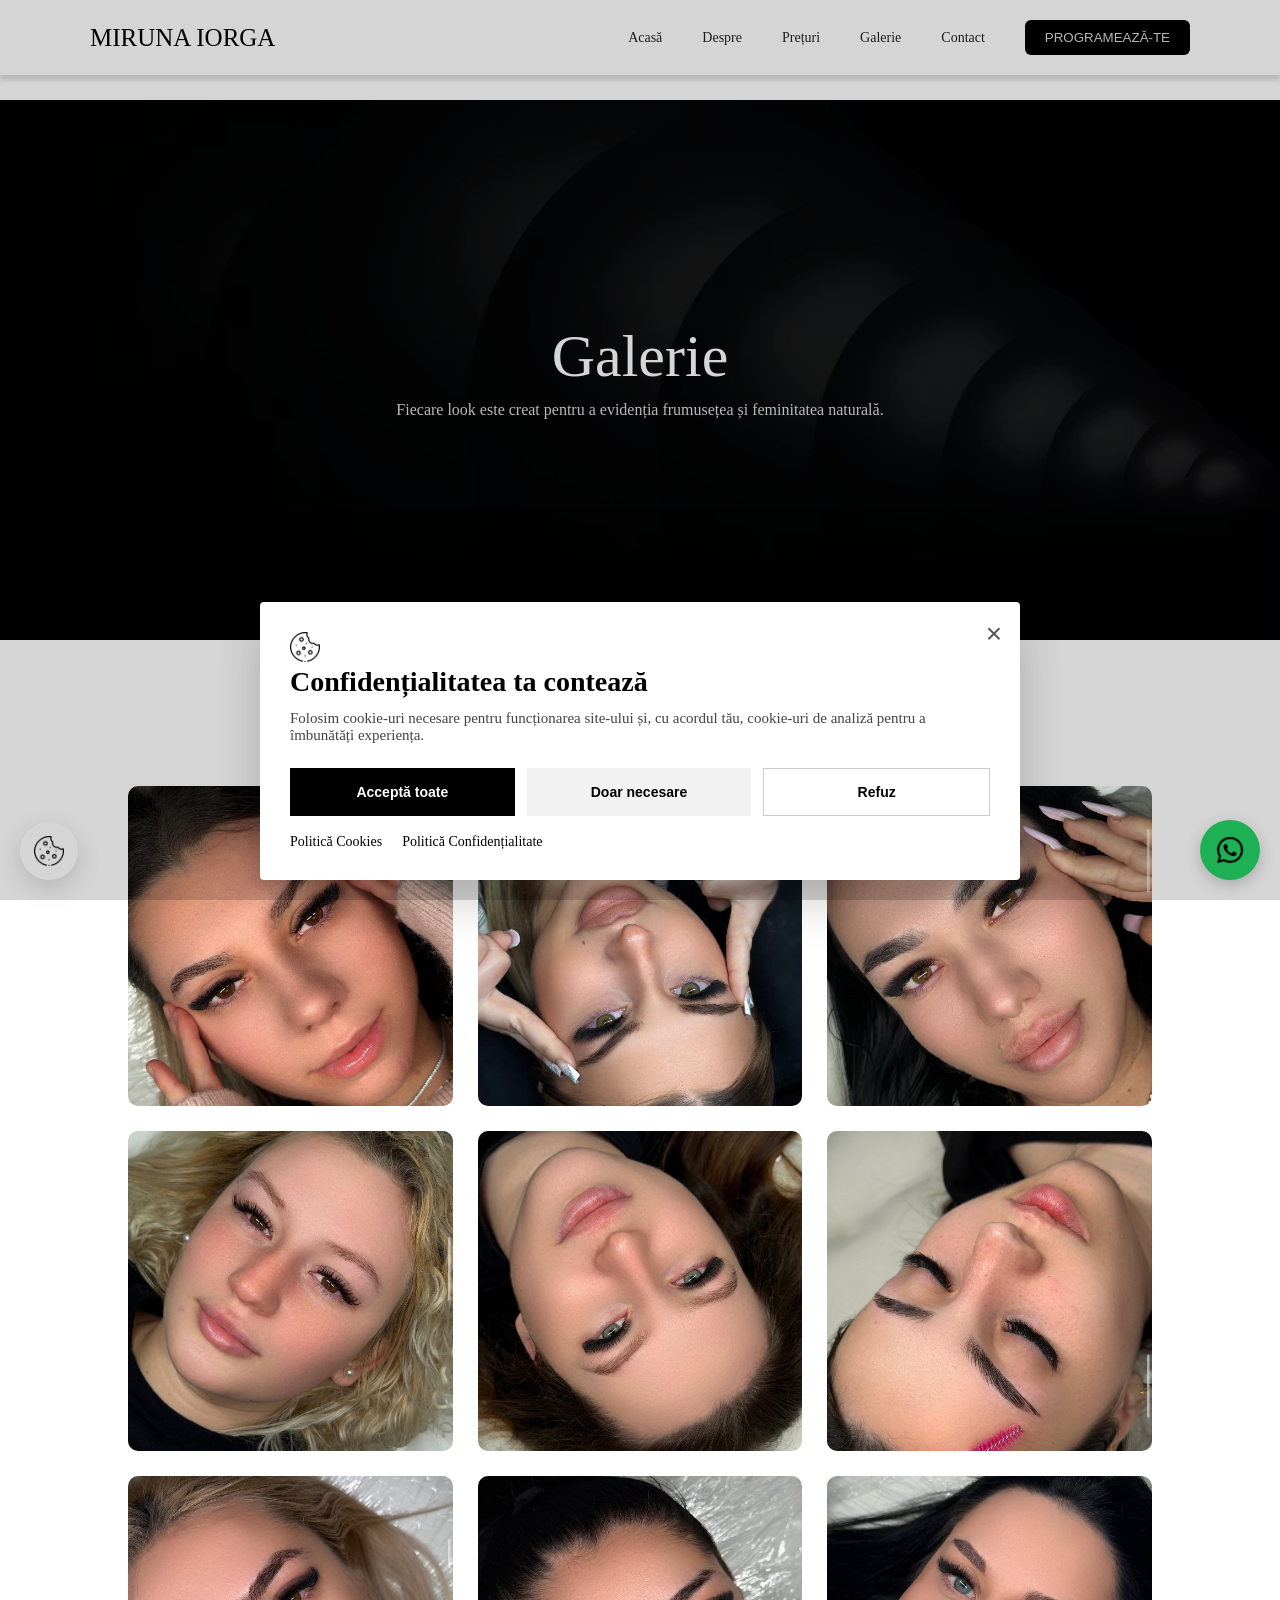
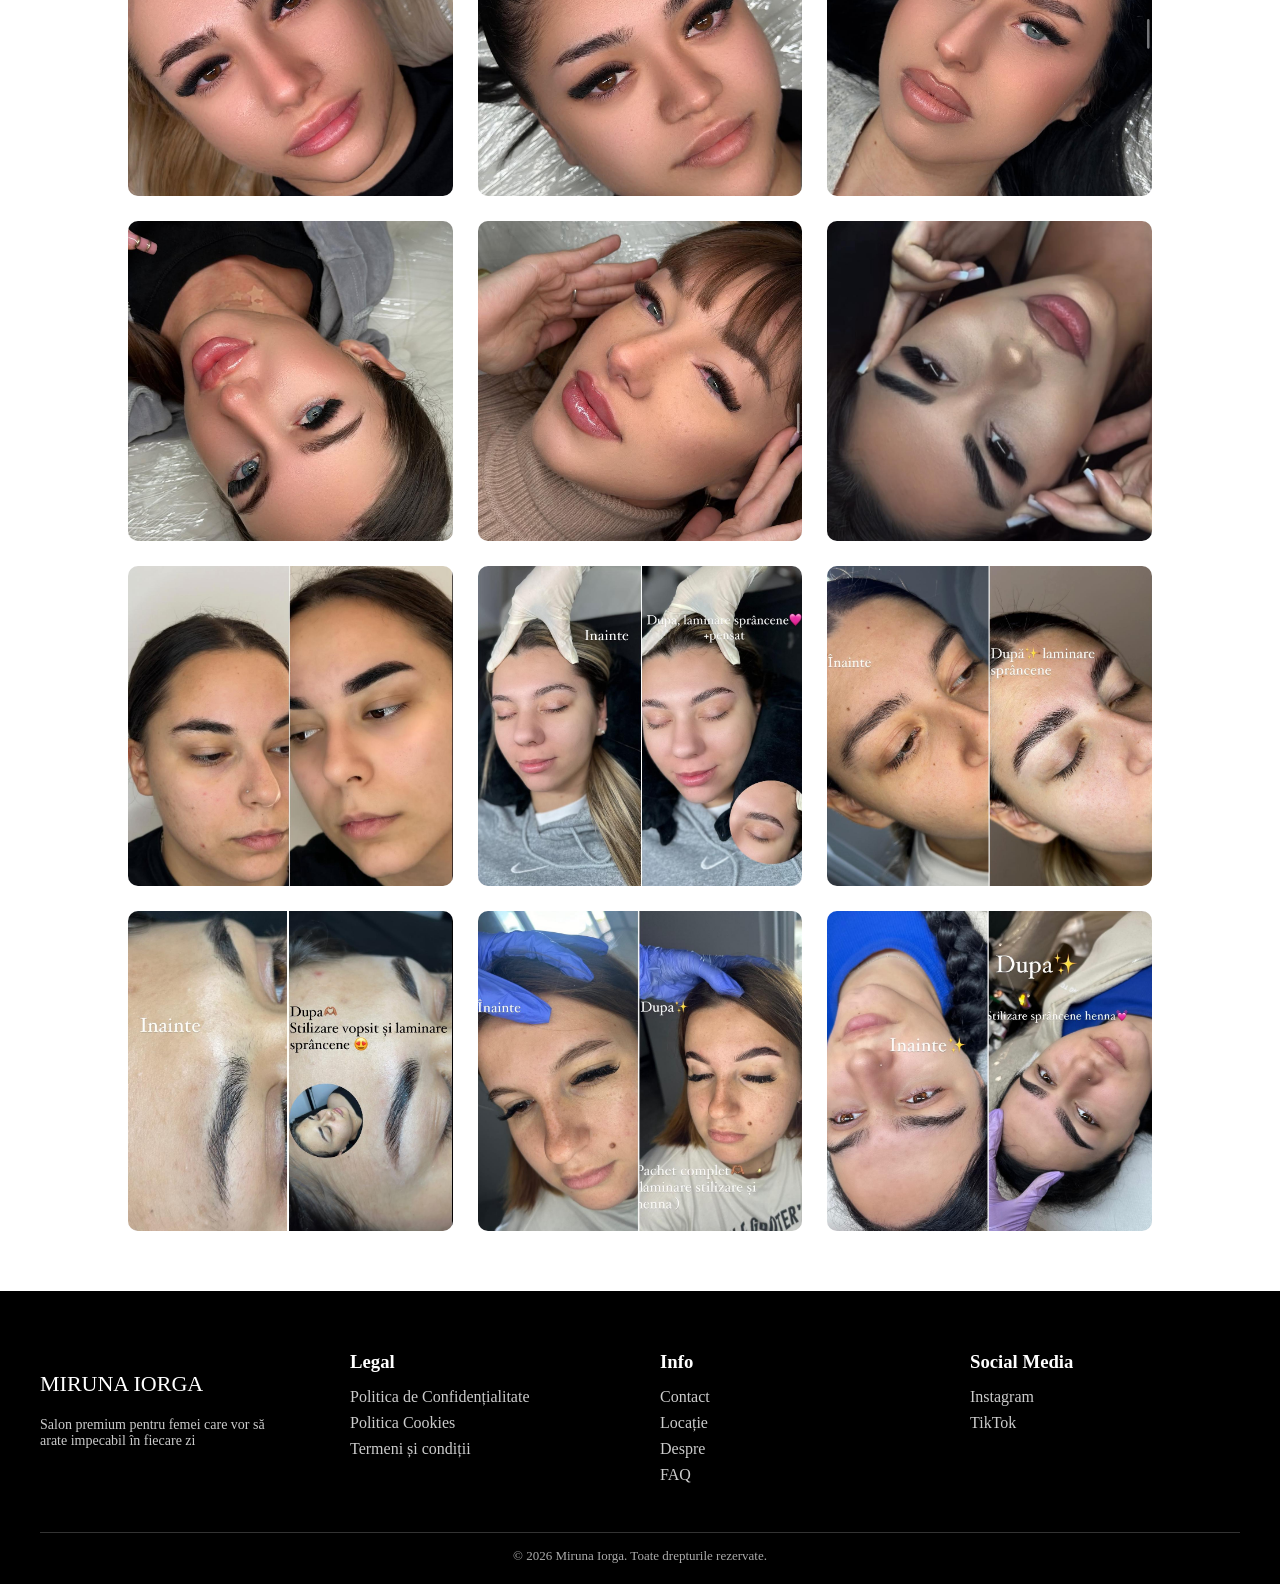
<file: galerie.html>
<!DOCTYPE html>
<html lang="ro">
<head>
  <meta charset="UTF-8">
  <meta name="viewport" content="width=device-width, initial-scale=1.0">

   <!-- SECURITY -->
  <meta http-equiv="Content-Security-Policy" content="
default-src 'self';
img-src 'self' https: data:;
script-src 'self' 'unsafe-inline' https://cdn.jsdelivr.net https://unpkg.com https://cdn.jsdelivr.net https://www.googletagmanager.com https://cdn.emailjs.com;
style-src 'self' 'unsafe-inline' https://fonts.googleapis.com https://unpkg.com;
font-src 'self' https://fonts.gstatic.com data:;
connect-src 'self' https://api.emailjs.com https://www.google-analytics.com;
frame-src https://www.google.com;
object-src 'none';
base-uri 'self';
form-action 'self';
frame-ancestors 'none';
">
<meta http-equiv="X-Content-Type-Options" content="nosniff">
<meta http-equiv="Referrer-Policy" content="strict-origin-when-cross-origin">
<meta http-equiv="Permissions-Policy" content="camera=(), microphone=(), geolocation=()">

  <title>Galerie | Extensii Gene & Sprâncene București</title>

<meta name="description" content="Galerie cu rezultate reale: extensii gene, laminare și stilizare sprâncene realizate în Sector 6 București.">

<meta name="keywords" content="
galerie extensii gene,
rezultate sprancene,
lash artist Bucuresti,
brow artist Sector 6,
gene inainte dupa
">

  <link rel="icon" href="/images/icon.png" type="image/x-icon">

  <link rel="stylesheet" href="/css/global.css">
  <link rel="stylesheet" href="/css/galerie.css">

  <link rel="preconnect" href="https://fonts.googleapis.com">
  <link rel="preconnect" href="https://fonts.gstatic.com" crossorigin>

  <link href="https://fonts.googleapis.com/css2?family=Playfair+Display:wght@400;700&family=Raleway:wght@300;400;500;700&display=swap" rel="stylesheet">

  <link href="https://unpkg.com/aos@2.3.4/dist/aos.css" rel="stylesheet">
</head>

<body>
    <div id="header-component"></div>

    <section class="hero">
        <div class="text" >
            <h1 data-aos="fade-up">Galerie</h1>
            <p data-aos="fade-up" data-aos-delay="100">
Fiecare look este creat pentru a evidenția frumusețea și feminitatea naturală.
</p>
        </div>
    </div>
</section>



<section class="gallery-section">

  <!-- BUTOANE -->
  <div class="filter-buttons">
    <button class="active" data-filter="all">TOATE</button>
    <button data-filter="eye">LUCRĂRI</button>
    <button data-filter="rezultate">ÎNAINTE/DUPĂ</button>
  </div>

  <!-- GRID -->
  <div class="gallery">

    <!-- CARD -->
    

 <div class="card eye">
      <img src="/images/service1.png">
      <div class="overlay">Volum rusesc</div>
    </div>

    

    <div class="card eye">
      <img src="/images/service2.png">
      <div class="overlay">Extensii gene</div>
    </div>

      <div class="card eye">
      <img src="/images/service3.png">
      <div class="overlay">Gene Wispy</div>
    </div>

    <div class="card eye">
      <img src="/images/service4.png">
      <div class="overlay">Efect Natural</div>
    </div>

   


    <div class="card eye">
      <img src="/images/service5.png">
     <div class="overlay">Soft Volume</div>
    </div>

    <div class="card eye">
      <img src="/images/service6.png">
    <div class="overlay">Stilizare Sprâncene</div>
    </div>

    

    <div class="card eye">
      <img src="/images/service7.png">
      <div class="overlay">Stilizare Sprâncene</div>
    </div>

    <div class="card eye">
      <img src="/images/service8.png">
      <div class="overlay">Stilizare Sprâncene</div>
    </div>


    <div class="card eye">
      <img src="/images/service9.png">
      <div class="overlay">Gene Wispy</div>
    </div>

    <div class="card eye">
      <img src="/images/service10.png">
     <div class="overlay">Gene Wispy</div>
    </div>


    <div class="card eye">
      <img src="/images/service11.png">
      <div class="overlay">Soft Volume</div>
    </div>

    <div class="card eye">
      <img src="/images/service12.png">
      <div class="overlay">Laminare Sprâncene</div>
    </div>

    <div class="card rezultate">
      <img src="/images/gallery1.png">
      <div class="overlay">Înainte/După</div>
    </div>

    <div class="card rezultate">
      <img src="/images/gallery6.png">
      <div class="overlay">Înainte/După</div>
    </div>

    <div class="card rezultate">
      <img src="/images/gallery5.png">
      <div class="overlay">Înainte/După</div>
    </div>

    <div class="card rezultate">
      <img src="/images/gallery4.png">
      <div class="overlay">Înainte/După</div>
    </div>

     <div class="card rezultate">
      <img src="/images/gallery3.png">
      <div class="overlay">Înainte/După</div>
    </div>

     <div class="card rezultate">
      <img src="/images/gallery2.png">
      <div class="overlay">Înainte/După</div>
    </div>

  </div>

</section>
<div id="cookie-banner-component"></div>
<div id="icons-component"></div>
<div id="footer-component"></div>
<div id="booking-component"></div>
<!-- BACK TO TOP -->
<button id="backToTop">&#8593;</button>


   <script src="/js/galerie.js" defer></script>
     <script src="/js/gdpr.js" defer></script>
<script src="/js/main.js" defer></script>
<script src="https://unpkg.com/aos@2.3.4/dist/aos.js"></script>

<script>
AOS.init({
  duration: 1000,
  once: true
});
</script>


</body>
</html>
</file>
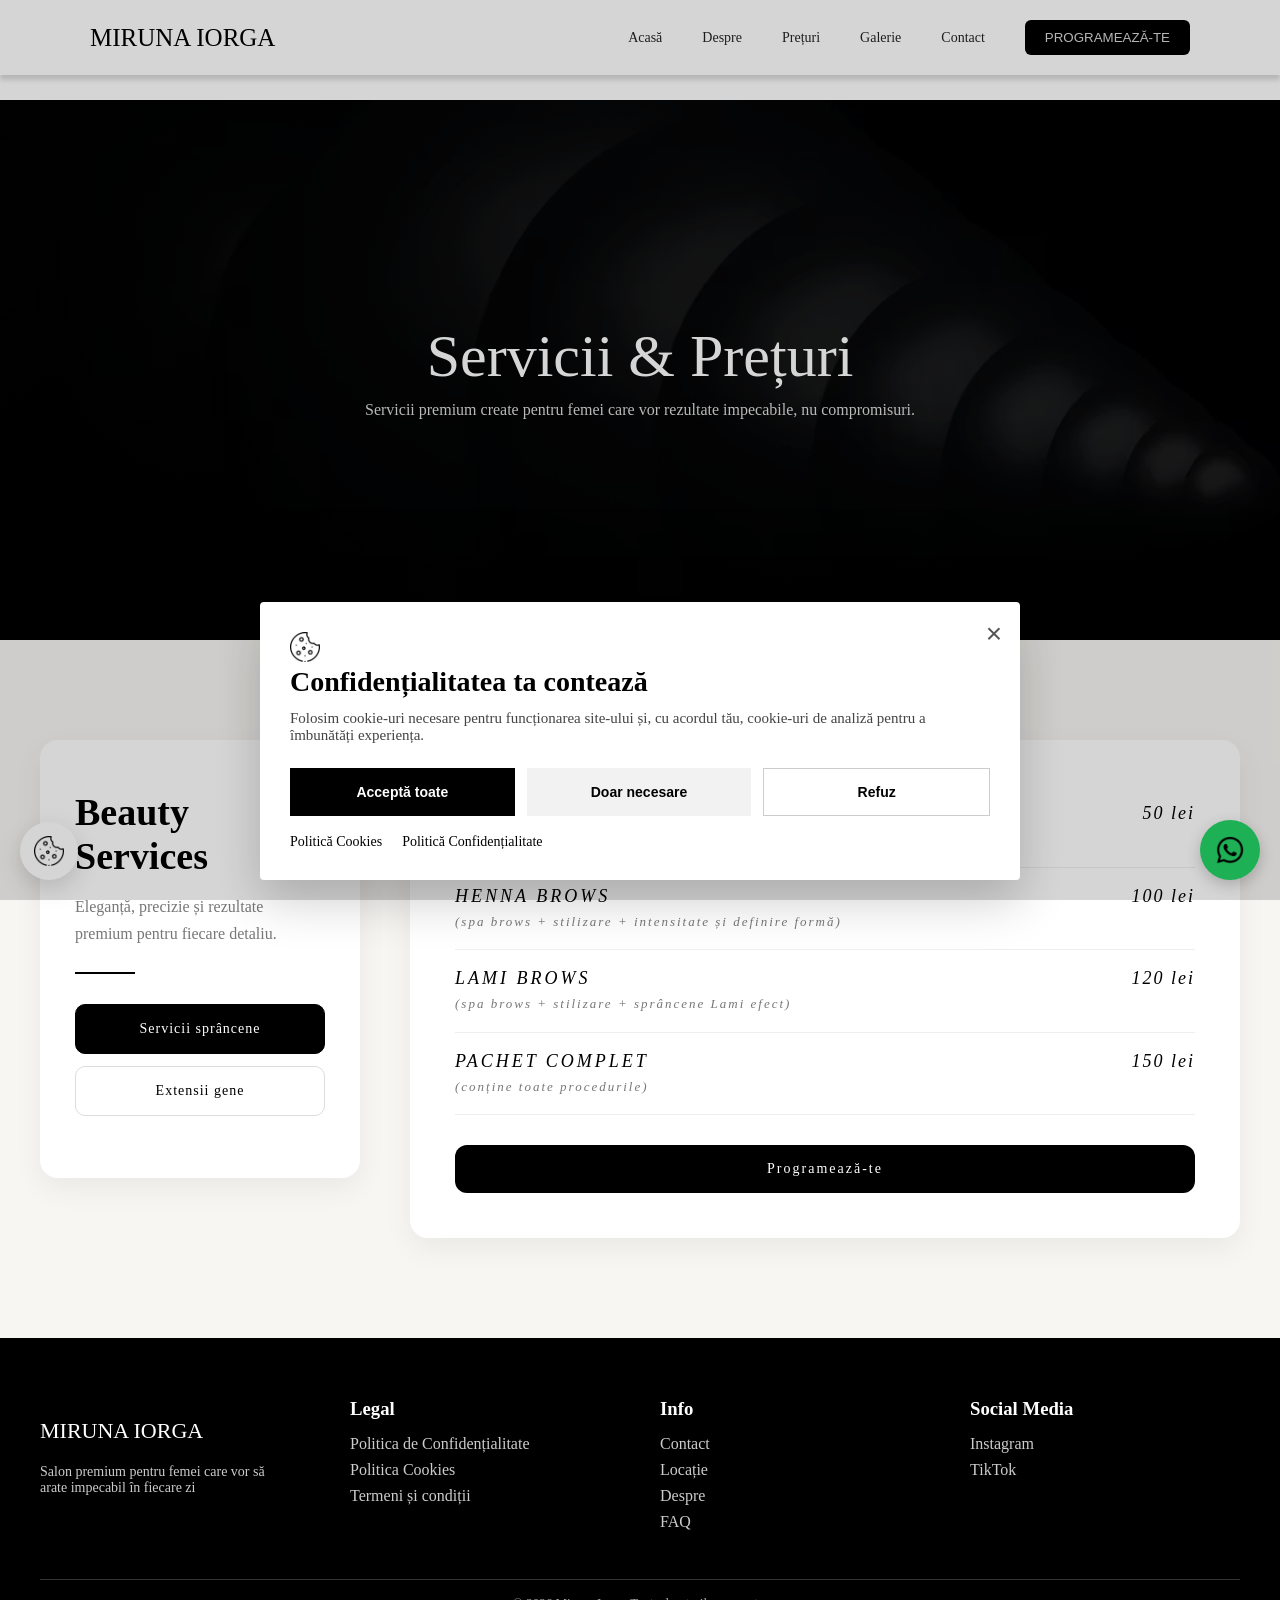
<file: services.html>
<!DOCTYPE html>
<html lang="ro">
<head>
  <meta charset="UTF-8">
  <meta name="viewport" content="width=device-width, initial-scale=1.0">
   <!-- SECURITY -->
  <meta http-equiv="Content-Security-Policy" content="
default-src 'self';
img-src 'self' https: data:;
script-src 'self' 'unsafe-inline' https://cdn.jsdelivr.net https://unpkg.com https://cdn.jsdelivr.net https://www.googletagmanager.com https://cdn.emailjs.com;
style-src 'self' 'unsafe-inline' https://fonts.googleapis.com https://unpkg.com;
font-src 'self' https://fonts.gstatic.com data:;
connect-src 'self' https://api.emailjs.com https://www.google-analytics.com;
frame-src https://www.google.com;
object-src 'none';
base-uri 'self';
form-action 'self';
frame-ancestors 'none';
">
<meta http-equiv="X-Content-Type-Options" content="nosniff">
<meta http-equiv="Referrer-Policy" content="strict-origin-when-cross-origin">
<meta http-equiv="Permissions-Policy" content="camera=(), microphone=(), geolocation=()">

  <title>Servicii | Miruna Iorga Lash & Brow Artist București</title>

  <meta name="description" content="Descoperă serviciile premium Miruna Iorga: manichiură, extensii gene și beauty services de lux.">
  <meta name="keywords" content="servicii sprâncene, extensii gene, beauty premium">
  <meta name="author" content="Miruna Iorga">

  <link rel="stylesheet" href="/css/global.css">
  <link rel="stylesheet" href="/css/service.css">

  <link rel="preconnect" href="https://fonts.googleapis.com">
  <link rel="preconnect" href="https://fonts.gstatic.com" crossorigin>

  <link href="https://fonts.googleapis.com/css2?family=Playfair+Display:wght@400;700&family=Raleway:wght@300;400;500;700&display=swap" rel="stylesheet">

  <link href="https://unpkg.com/aos@2.3.4/dist/aos.css" rel="stylesheet">
</head>

<body>

<h1 style="display:none;">Salon sprâncene și gene premium Miruna Iorga</h1>

<div id="header-component"></div>


<!-- HERO -->
<section class="about-hero">
  <div class="about-hero-content" >
    <h1 data-aos="fade-up">Servicii & Prețuri</h1>
    <p data-aos="fade-up" data-aos-delay="100">Servicii premium create pentru femei care vor rezultate impecabile, nu compromisuri.</p>
  </div>
</section>



<section class="services">

  <div class="services-wrapper">

    <!-- SIDEBAR CATEGORII -->
    <div class="services-sidebar" data-aos="fade-right">
      <h2>Beauty Services</h2>
      <p>Eleganță, precizie și rezultate premium pentru fiecare detaliu.</p>

      <div class="sidebar-line"></div>

      <button class="category-btn active" data-target="brows">Servicii sprâncene</button>
      <button class="category-btn" data-target="lashes">Extensii gene</button>
    </div>

    <!-- CONTENT -->
    <div class="services-content">

      <!-- SPRÂNCENE -->
      <div class="service-category active" id="brows" data-aos="fade-up">

        <div class="service-item">
          <div class="service-info">
            <span class="service-title">Stilizare sprâncene</span>
            <small>(asimetrii / definire formă)</small>
          </div>
          <span>50 lei</span>
        </div>

        <div class="service-item">
          <div class="service-info">
            <span class="service-title">Henna Brows</span>
            <small>(spa brows + stilizare + intensitate și definire formă)</small>
          </div>
          <span>100 lei</span>
        </div>

        <div class="service-item">
          <div class="service-info">
            <span class="service-title">Lami Brows</span>
            <small>(spa brows + stilizare + sprâncene Lami efect)</small>
          </div>
          <span>120 lei</span>
        </div>

        <div class="service-item">
          <div class="service-info">
            <span class="service-title">Pachet complet</span>
            <small>(conține toate procedurile)</small>
          </div>
          <span>150 lei</span>
        </div>

        <button class="service-btn open-booking">Programează-te</button>

      </div>

      <!-- GENE -->
      <div class="service-category" id="lashes">

        <div class="service-item"><span>Clasic 2D</span><span>200/180 lei</span></div>
        <div class="service-item"><span>Clasic 3D</span><span>230/200 lei</span></div>
        <div class="service-item"><span>Clasic 4D</span><span>240/210 lei</span></div>
        <div class="service-item"><span>Clasic 6D</span><span>250/220 lei</span></div>
        <div class="service-item"><span>Soft volume</span><span>260/230 lei</span></div>
        <div class="service-item"><span>Mediu volume</span><span>280/250 lei</span></div>
        <div class="service-item"><span>Mega volume</span><span>300/270 lei</span></div>
        <div class="service-item"><span>Diamond natural 2D-4D</span><span>250/230 lei</span></div>
        <div class="service-item"><span>Diamond extra 6D-8D</span><span>280/250 lei</span></div>
        <div class="service-item"><span>Diamond foxy</span><span>300/270 lei</span></div>
        <div class="service-item"><span>Foxy mediu 2D-6D</span><span>260/240 lei</span></div>
        <div class="service-item"><span>Foxy volume</span><span>300/270 lei</span></div>
        <div class="service-item"><span>Wispy efect</span><span>250/230 lei</span></div>
        <div class="service-item"><span>Kim K efect</span><span>270/250 lei</span></div>
        <div class="service-item"><span>Half efect</span><span>270/250 lei</span></div>
        <div class="service-item"><span>Demontare din altă parte</span><span>40 lei</span></div>

        <p class="service-note">
          Întreținerea se face la maxim 3 săptămâni.
          După, nu se mai consideră întreținere și aplicăm set nou.
        </p>

        <button class="service-btn open-booking">Programează-te</button>

      </div>

    </div>

  </div>

</section>

<div id="cookie-banner-component"></div>
<div id="icons-component"></div>
<div id="footer-component"></div>
<div id="booking-component"></div>
<!-- BACK TO TOP -->
<button id="backToTop">&#8593;</button>


<script src="/js/main.js" defer></script>
  <script src="/js/gdpr.js" defer></script>
<script src="https://unpkg.com/aos@2.3.4/dist/aos.js"></script>

<script>
AOS.init({
  duration: 1000,
  once: true
});
</script>

<script>
const categoryButtons = document.querySelectorAll(".category-btn");
const categories = document.querySelectorAll(".service-category");

categoryButtons.forEach(button => {
  button.addEventListener("click", () => {
    categoryButtons.forEach(btn => btn.classList.remove("active"));
    categories.forEach(cat => cat.classList.remove("active"));

    button.classList.add("active");
    document.getElementById(button.dataset.target).classList.add("active");
  });
});
</script>

</body>
</html>
</file>
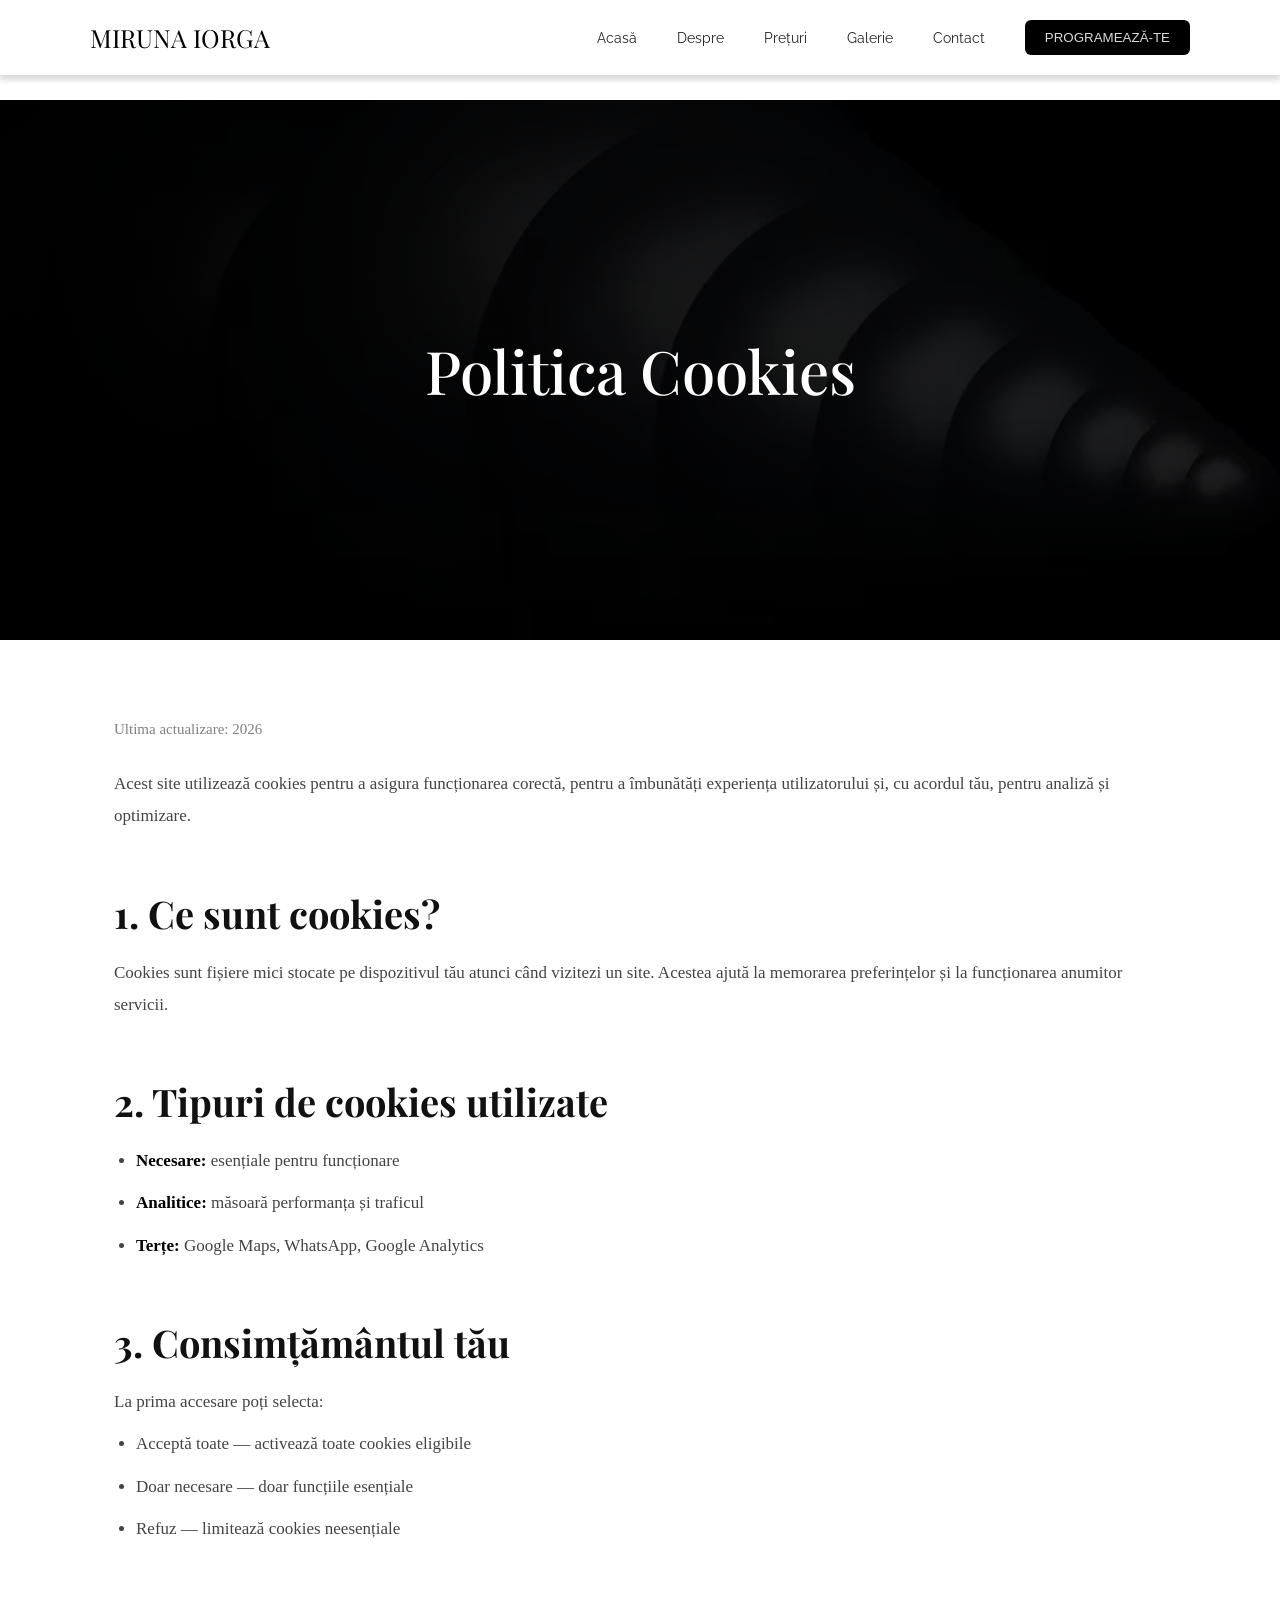
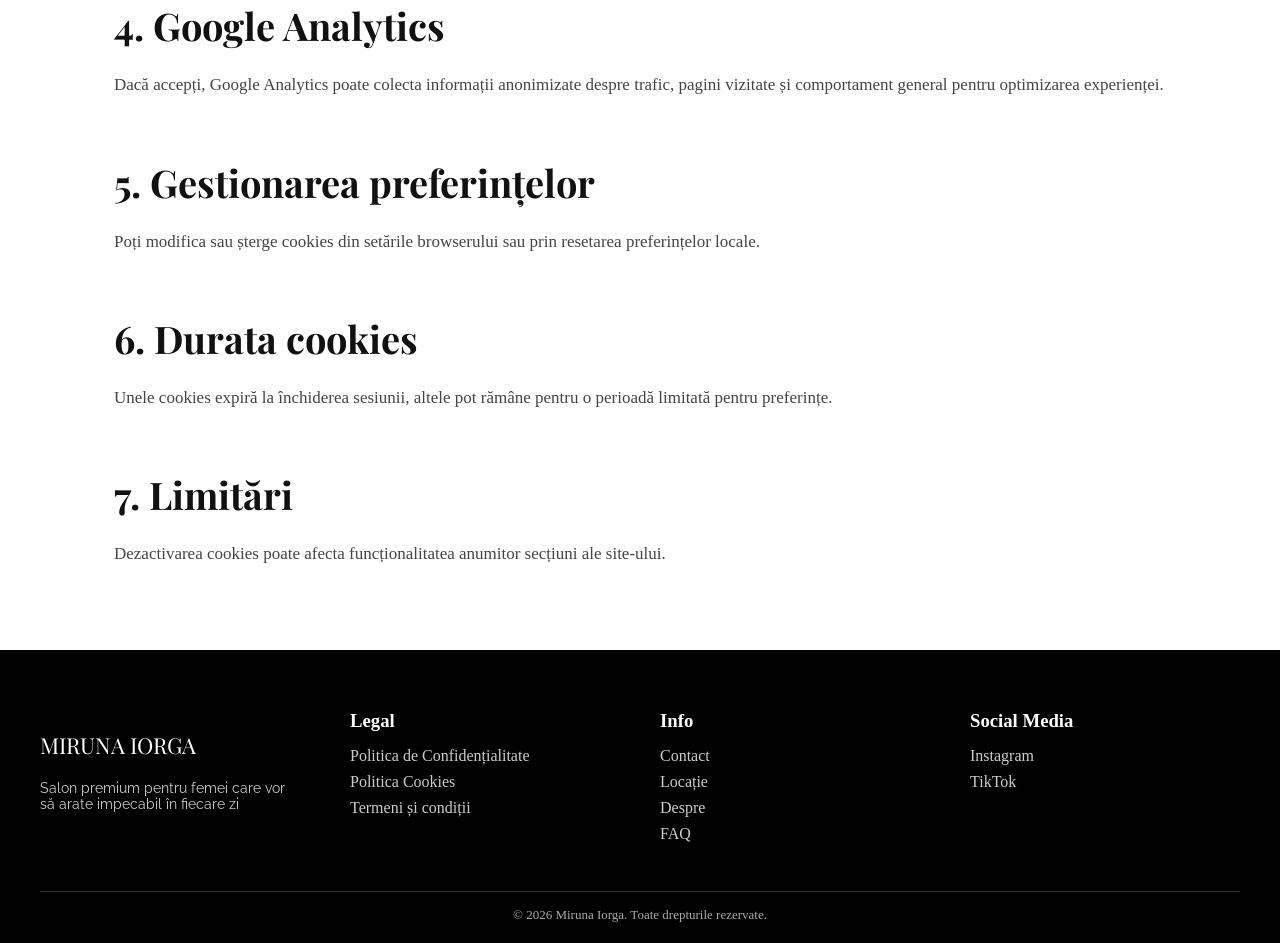
<file: legal/cookie-policy.html>
<!DOCTYPE html>
<html lang="ro">
<head>
  <meta charset="UTF-8">
  <meta name="viewport" content="width=device-width, initial-scale=1.0">

  <title>Politică Cookies | Miruna Iorga</title>
  <meta name="description" content="Află cum utilizează Miruna Iorga cookies pentru funcționare, analiză și experiență optimă.">
  <meta name="robots" content="index, follow">

  <link rel="canonical" href="/legal/cookie-policy.html">

  <link rel="icon" href="/images/icon.png" type="image/x-icon">

  <link rel="stylesheet" href="/css/global.css">
  <link rel="stylesheet" href="/css/gdpr.css">

  <link rel="preconnect" href="https://fonts.googleapis.com">
  <link rel="preconnect" href="https://fonts.gstatic.com" crossorigin>

  <link href="https://fonts.googleapis.com/css2?family=Playfair+Display:wght@400;700&family=Raleway:wght@300;400;500;700&display=swap" rel="stylesheet">
  <link href="https://unpkg.com/aos@2.3.4/dist/aos.css" rel="stylesheet">
</head>
<body>

<div id="header-component"></div>

<section class="hero">
  <div class="text">
    <h1 data-aos="fade-up">Politica Cookies</h1>
  </div>
</section>

<main class="legal-page">

  <span class="legal-update">Ultima actualizare: 2026</span>

  <p>
    Acest site utilizează cookies pentru a asigura funcționarea corectă, pentru a îmbunătăți experiența utilizatorului
    și, cu acordul tău, pentru analiză și optimizare.
  </p>

  <h2>1. Ce sunt cookies?</h2>
  <p>
    Cookies sunt fișiere mici stocate pe dispozitivul tău atunci când vizitezi un site.
    Acestea ajută la memorarea preferințelor și la funcționarea anumitor servicii.
  </p>

  <h2>2. Tipuri de cookies utilizate</h2>
  <ul>
    <li><strong>Necesare:</strong> esențiale pentru funcționare</li>
    <li><strong>Analitice:</strong> măsoară performanța și traficul</li>
    <li><strong>Terțe:</strong> Google Maps, WhatsApp, Google Analytics</li>
  </ul>

  <h2>3. Consimțământul tău</h2>
  <p>La prima accesare poți selecta:</p>
  <ul>
    <li>Acceptă toate — activează toate cookies eligibile</li>
    <li>Doar necesare — doar funcțiile esențiale</li>
    <li>Refuz — limitează cookies neesențiale</li>
  </ul>

  <h2>4. Google Analytics</h2>
  <p>
    Dacă accepți, Google Analytics poate colecta informații anonimizate despre trafic,
    pagini vizitate și comportament general pentru optimizarea experienței.
  </p>

  <h2>5. Gestionarea preferințelor</h2>
  <p>
    Poți modifica sau șterge cookies din setările browserului sau prin resetarea preferințelor locale.
  </p>

  <h2>6. Durata cookies</h2>
  <p>
    Unele cookies expiră la închiderea sesiunii, altele pot rămâne pentru o perioadă limitată pentru preferințe.
  </p>

  <h2>7. Limitări</h2>
  <p>
    Dezactivarea cookies poate afecta funcționalitatea anumitor secțiuni ale site-ului.
  </p>

</main>

<style>
.hero {
  height: 60vh;
  background: linear-gradient(to right, rgba(0,0,0,0.7), rgba(0,0,0,0.2)),
              url("/images/blur.png");
  background-size: cover;
  background-position: center;
  display: flex;
  align-items: center;
  justify-content: center;
  text-align: center;
  color: white;
  margin-top: 100px;
}

.text {
  font-size: 60px;
  font-family: "PT Serif";
}
</style>

<div id="footer-component"></div>
<div id="booking-component"></div>
<button id="backToTop">&#8593;</button>

<script src="https://unpkg.com/aos@2.3.4/dist/aos.js"></script>
<script>
AOS.init({
  duration: 1000,
  once: true
});
</script>

<script src="/js/gdpr.js" defer></script>
<script src="/js/main.js" defer></script>

</body>
</html>
</file>
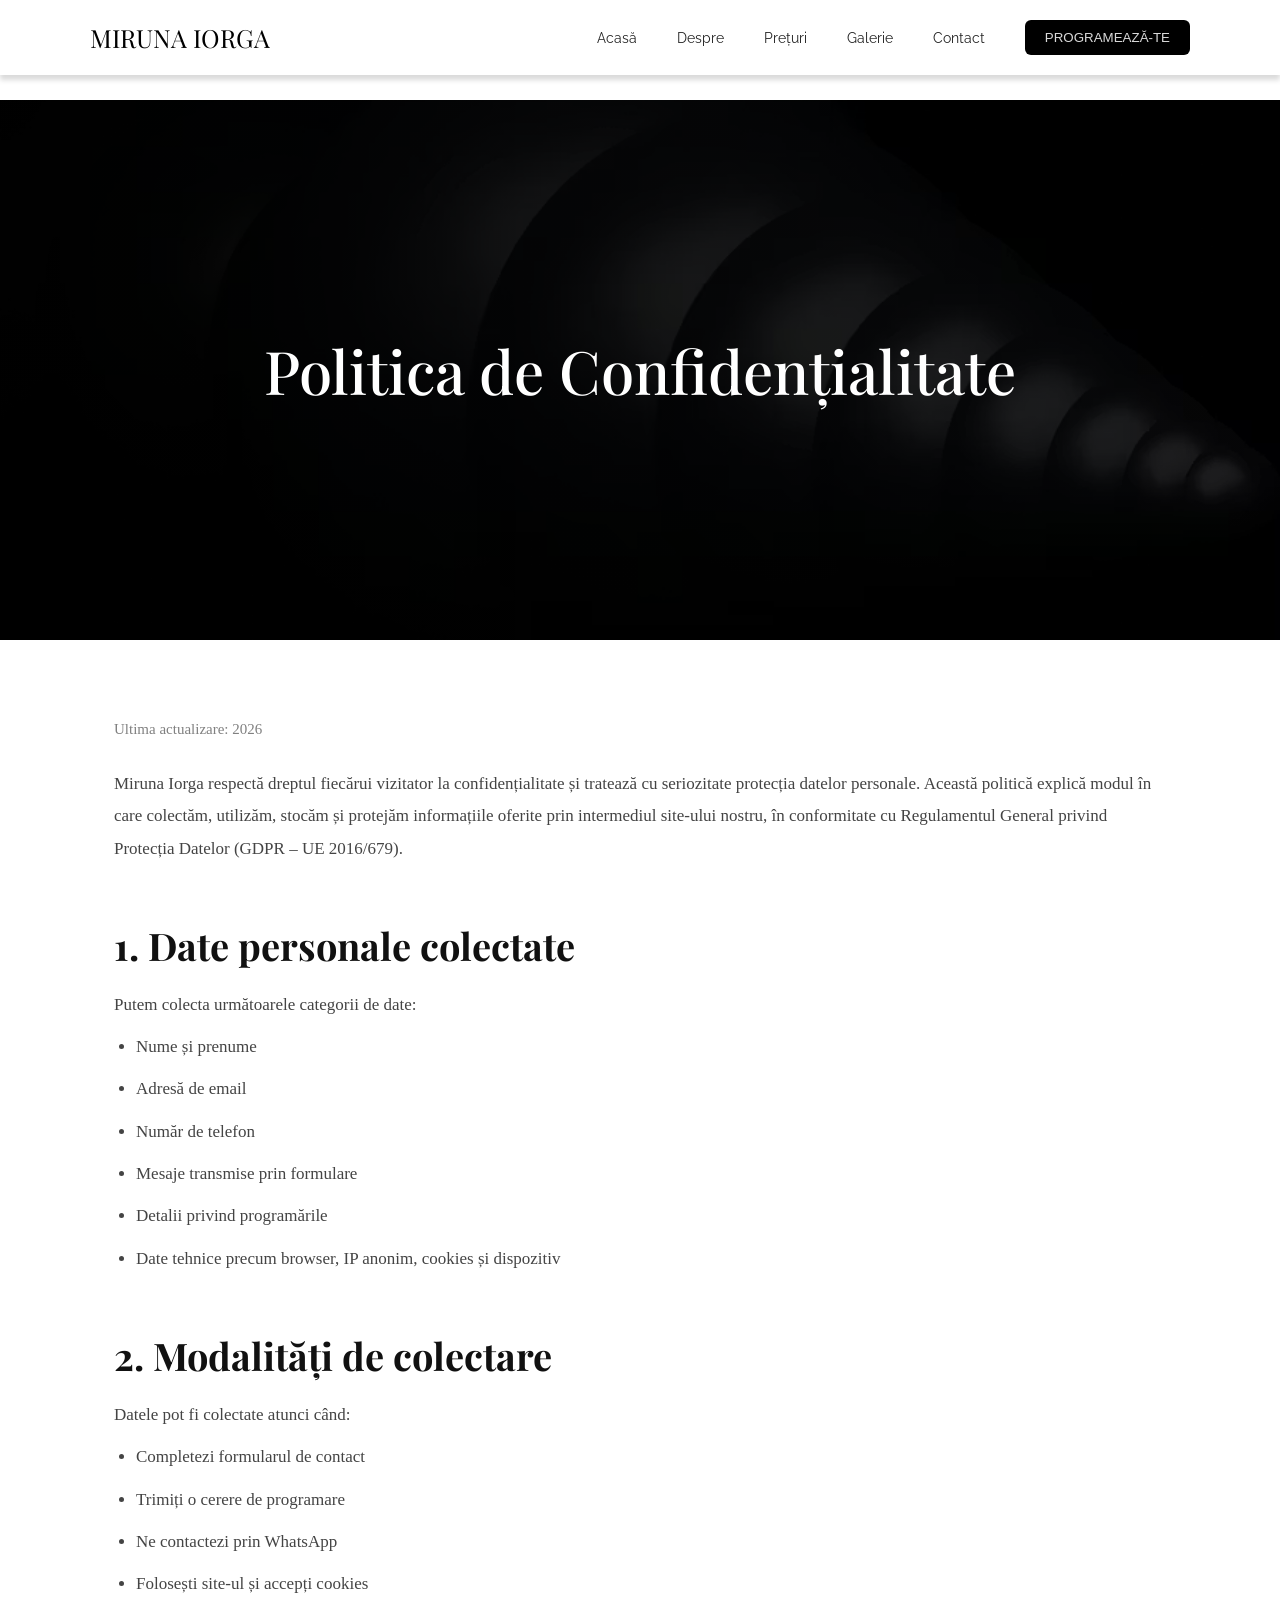
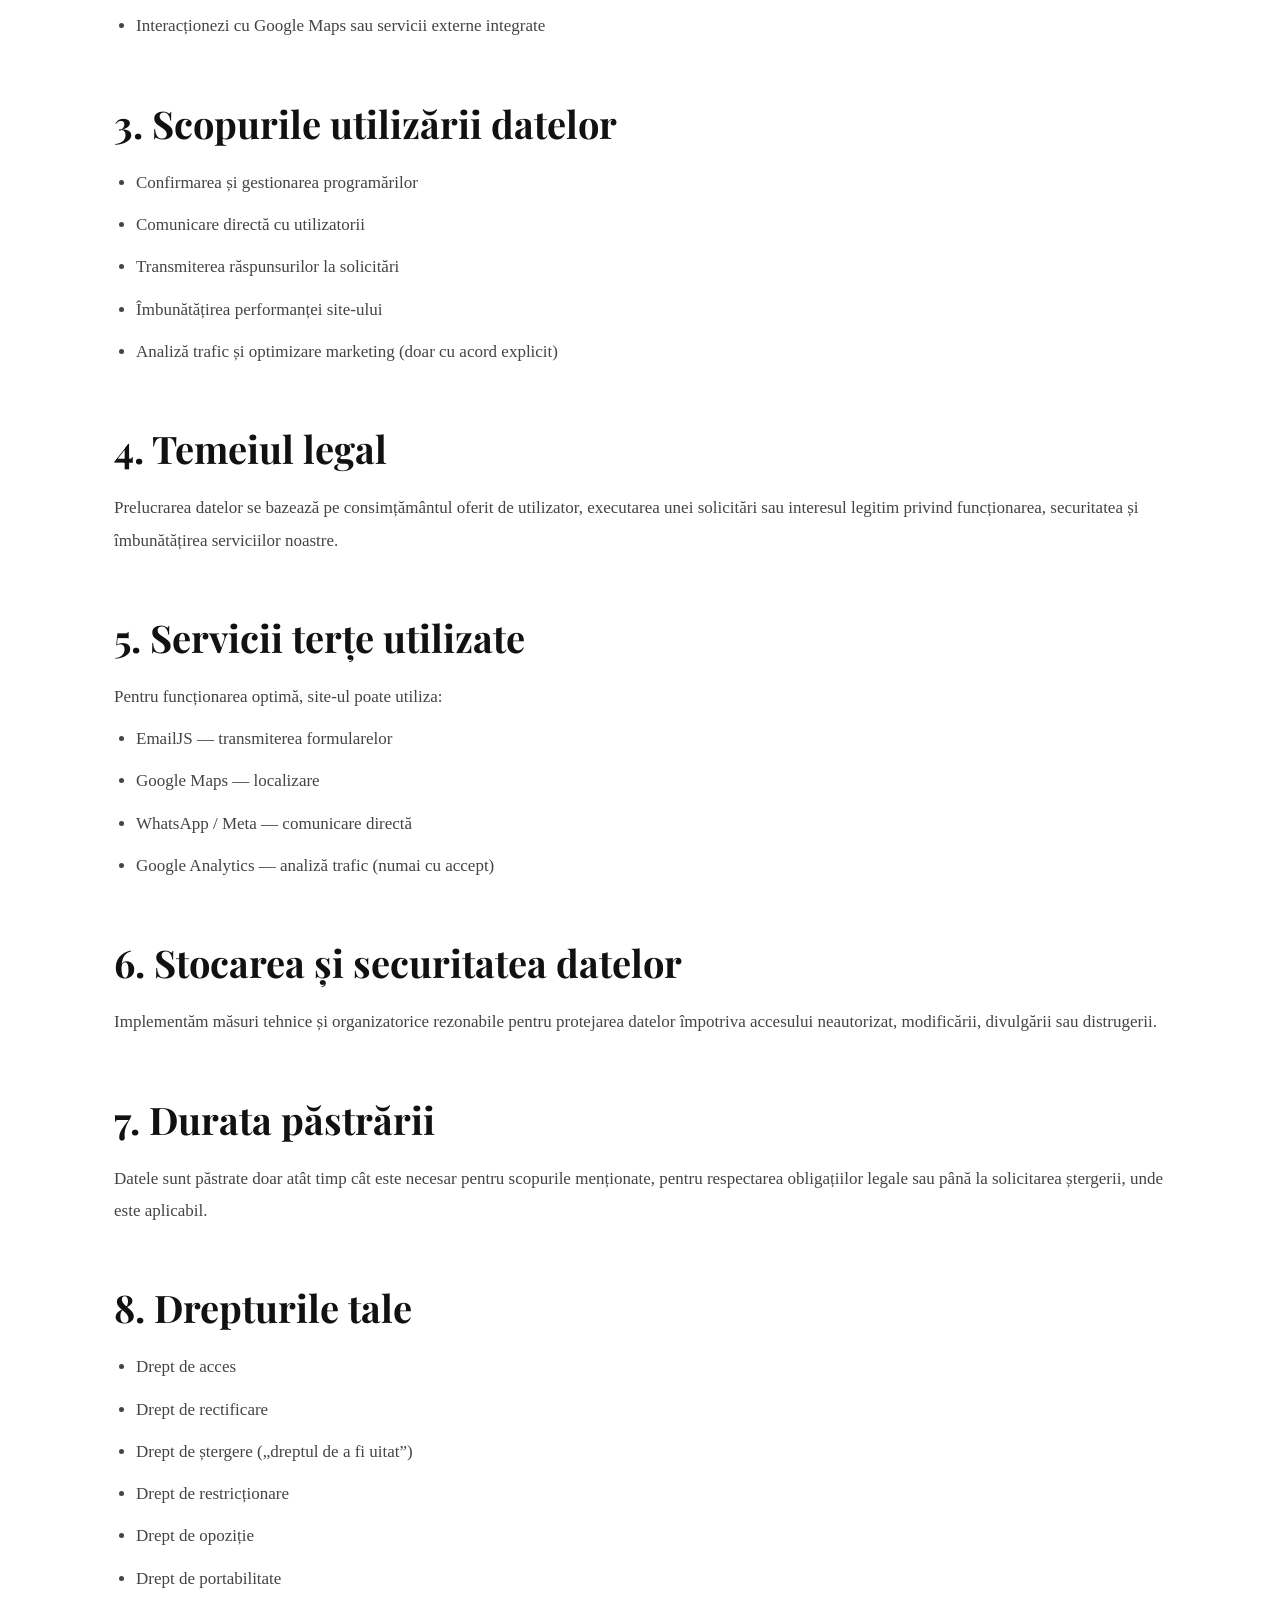
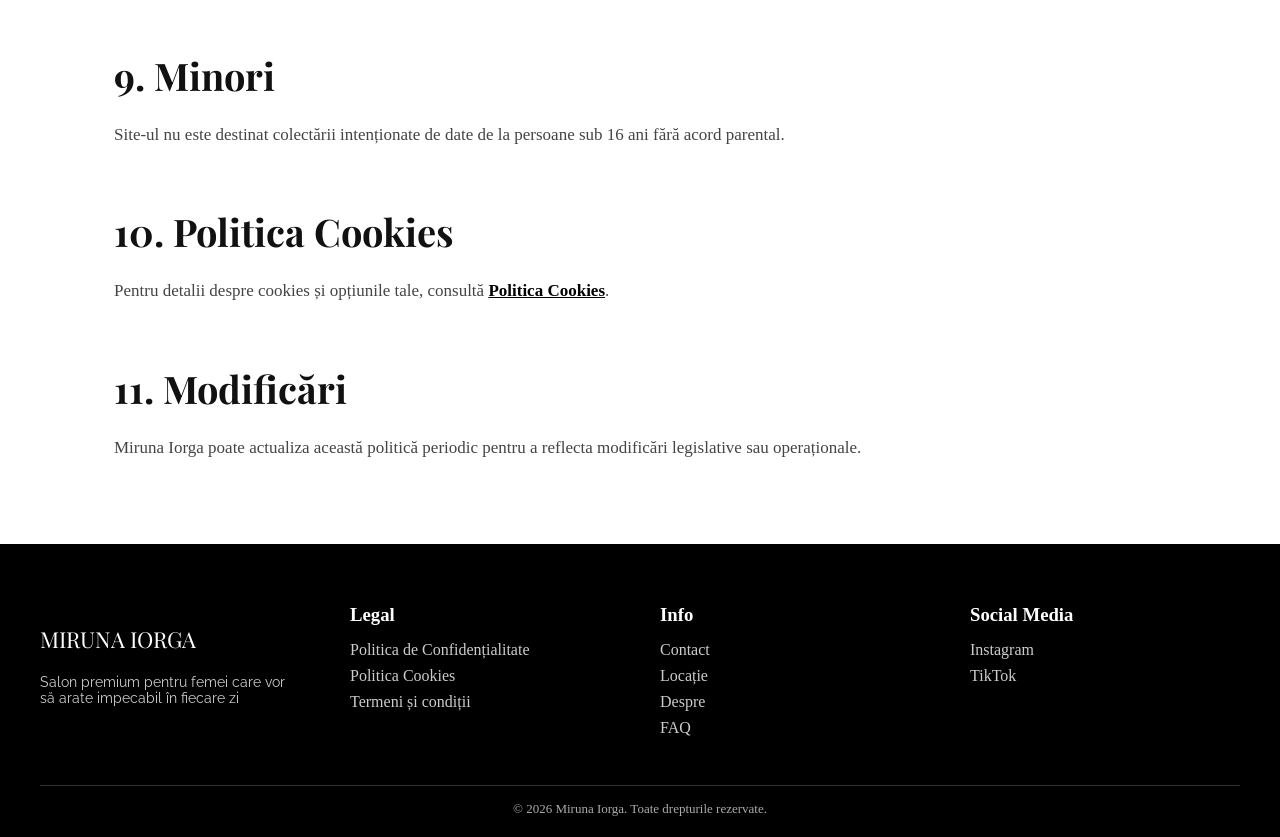
<file: legal/privacy-policy.html>
<!DOCTYPE html>
<html lang="ro">
<head>
  <meta charset="UTF-8">
  <meta name="viewport" content="width=device-width, initial-scale=1.0">

  <title>Politică de Confidențialitate |  Miruna Iorga Lash & Brow Artist București</title>
  <meta name="description" content="Politica de confidențialitate Miruna Iorga privind colectarea, utilizarea și protecția datelor personale conform GDPR.">
  <meta name="robots" content="index, follow">
  <meta name="author" content="Miruna Iorga">

  <link rel="canonical" href="/legal/privacy-policy.html">

  <link rel="icon" href="/images/icon.png" type="image/x-icon">

  <link rel="stylesheet" href="/css/global.css">
  <link rel="stylesheet" href="/css/gdpr.css">

  <link rel="preconnect" href="https://fonts.googleapis.com">
  <link rel="preconnect" href="https://fonts.gstatic.com" crossorigin>

  <link href="https://fonts.googleapis.com/css2?family=Playfair+Display:wght@400;700&family=Raleway:wght@300;400;500;700&display=swap" rel="stylesheet">
  <link href="https://unpkg.com/aos@2.3.4/dist/aos.css" rel="stylesheet">
</head>
<body>

<div id="header-component"></div>

<section class="hero">
  <div class="text">
    <h1 data-aos="fade-up">Politica de Confidențialitate</h1>
  </div>
</section>

<main class="legal-page">

  <span class="legal-update">Ultima actualizare: 2026</span>

  <p>
    Miruna Iorga respectă dreptul fiecărui vizitator la confidențialitate și tratează cu seriozitate protecția datelor personale.
    Această politică explică modul în care colectăm, utilizăm, stocăm și protejăm informațiile oferite prin intermediul site-ului nostru,
    în conformitate cu Regulamentul General privind Protecția Datelor (GDPR – UE 2016/679).
  </p>

  <h2>1. Date personale colectate</h2>
  <p>Putem colecta următoarele categorii de date:</p>
  <ul>
    <li>Nume și prenume</li>
    <li>Adresă de email</li>
    <li>Număr de telefon</li>
    <li>Mesaje transmise prin formulare</li>
    <li>Detalii privind programările</li>
    <li>Date tehnice precum browser, IP anonim, cookies și dispozitiv</li>
  </ul>

  <h2>2. Modalități de colectare</h2>
  <p>Datele pot fi colectate atunci când:</p>
  <ul>
    <li>Completezi formularul de contact</li>
    <li>Trimiți o cerere de programare</li>
    <li>Ne contactezi prin WhatsApp</li>
    <li>Folosești site-ul și accepți cookies</li>
    <li>Interacționezi cu Google Maps sau servicii externe integrate</li>
  </ul>

  <h2>3. Scopurile utilizării datelor</h2>
  <ul>
    <li>Confirmarea și gestionarea programărilor</li>
    <li>Comunicare directă cu utilizatorii</li>
    <li>Transmiterea răspunsurilor la solicitări</li>
    <li>Îmbunătățirea performanței site-ului</li>
    <li>Analiză trafic și optimizare marketing (doar cu acord explicit)</li>
  </ul>

  <h2>4. Temeiul legal</h2>
  <p>
    Prelucrarea datelor se bazează pe consimțământul oferit de utilizator,
    executarea unei solicitări sau interesul legitim privind funcționarea, securitatea și îmbunătățirea serviciilor noastre.
  </p>

  <h2>5. Servicii terțe utilizate</h2>
  <p>Pentru funcționarea optimă, site-ul poate utiliza:</p>
  <ul>
    <li>EmailJS — transmiterea formularelor</li>
    <li>Google Maps — localizare</li>
    <li>WhatsApp / Meta — comunicare directă</li>
    <li>Google Analytics — analiză trafic (numai cu accept)</li>
  </ul>

  <h2>6. Stocarea și securitatea datelor</h2>
  <p>
    Implementăm măsuri tehnice și organizatorice rezonabile pentru protejarea datelor împotriva accesului neautorizat,
    modificării, divulgării sau distrugerii.
  </p>

  <h2>7. Durata păstrării</h2>
  <p>
    Datele sunt păstrate doar atât timp cât este necesar pentru scopurile menționate,
    pentru respectarea obligațiilor legale sau până la solicitarea ștergerii, unde este aplicabil.
  </p>

  <h2>8. Drepturile tale</h2>
  <ul>
    <li>Drept de acces</li>
    <li>Drept de rectificare</li>
    <li>Drept de ștergere („dreptul de a fi uitat”)</li>
    <li>Drept de restricționare</li>
    <li>Drept de opoziție</li>
    <li>Drept de portabilitate</li>
  </ul>

  <h2>9. Minori</h2>
  <p>
    Site-ul nu este destinat colectării intenționate de date de la persoane sub 16 ani fără acord parental.
  </p>

  <h2>10. Politica Cookies</h2>
  <p>
    Pentru detalii despre cookies și opțiunile tale, consultă <a href="/legal/cookie-policy.html">Politica Cookies</a>.
  </p>

  <h2>11. Modificări</h2>
  <p>
    Miruna Iorga poate actualiza această politică periodic pentru a reflecta modificări legislative sau operaționale.
  </p>

</main>

<style>
.hero {
  height: 60vh;
  background: linear-gradient(to right, rgba(0,0,0,0.7), rgba(0,0,0,0.2)),
              url("/images/blur.png");
  background-size: cover;
  background-position: center;
  display: flex;
  align-items: center;
  justify-content: center;
  text-align: center;
  color: white;
  margin-top: 100px;
}

.text {
  font-size: 60px;
  font-family: "PT Serif";
}
</style>

<div id="footer-component"></div>
<div id="booking-component"></div>
<button id="backToTop">&#8593;</button>

<script src="https://unpkg.com/aos@2.3.4/dist/aos.js"></script>
<script>
AOS.init({
  duration: 1000,
  once: true
});
</script>

<script src="/js/gdpr.js" defer></script>
<script src="/js/main.js" defer></script>

</body>
</html>
</file>
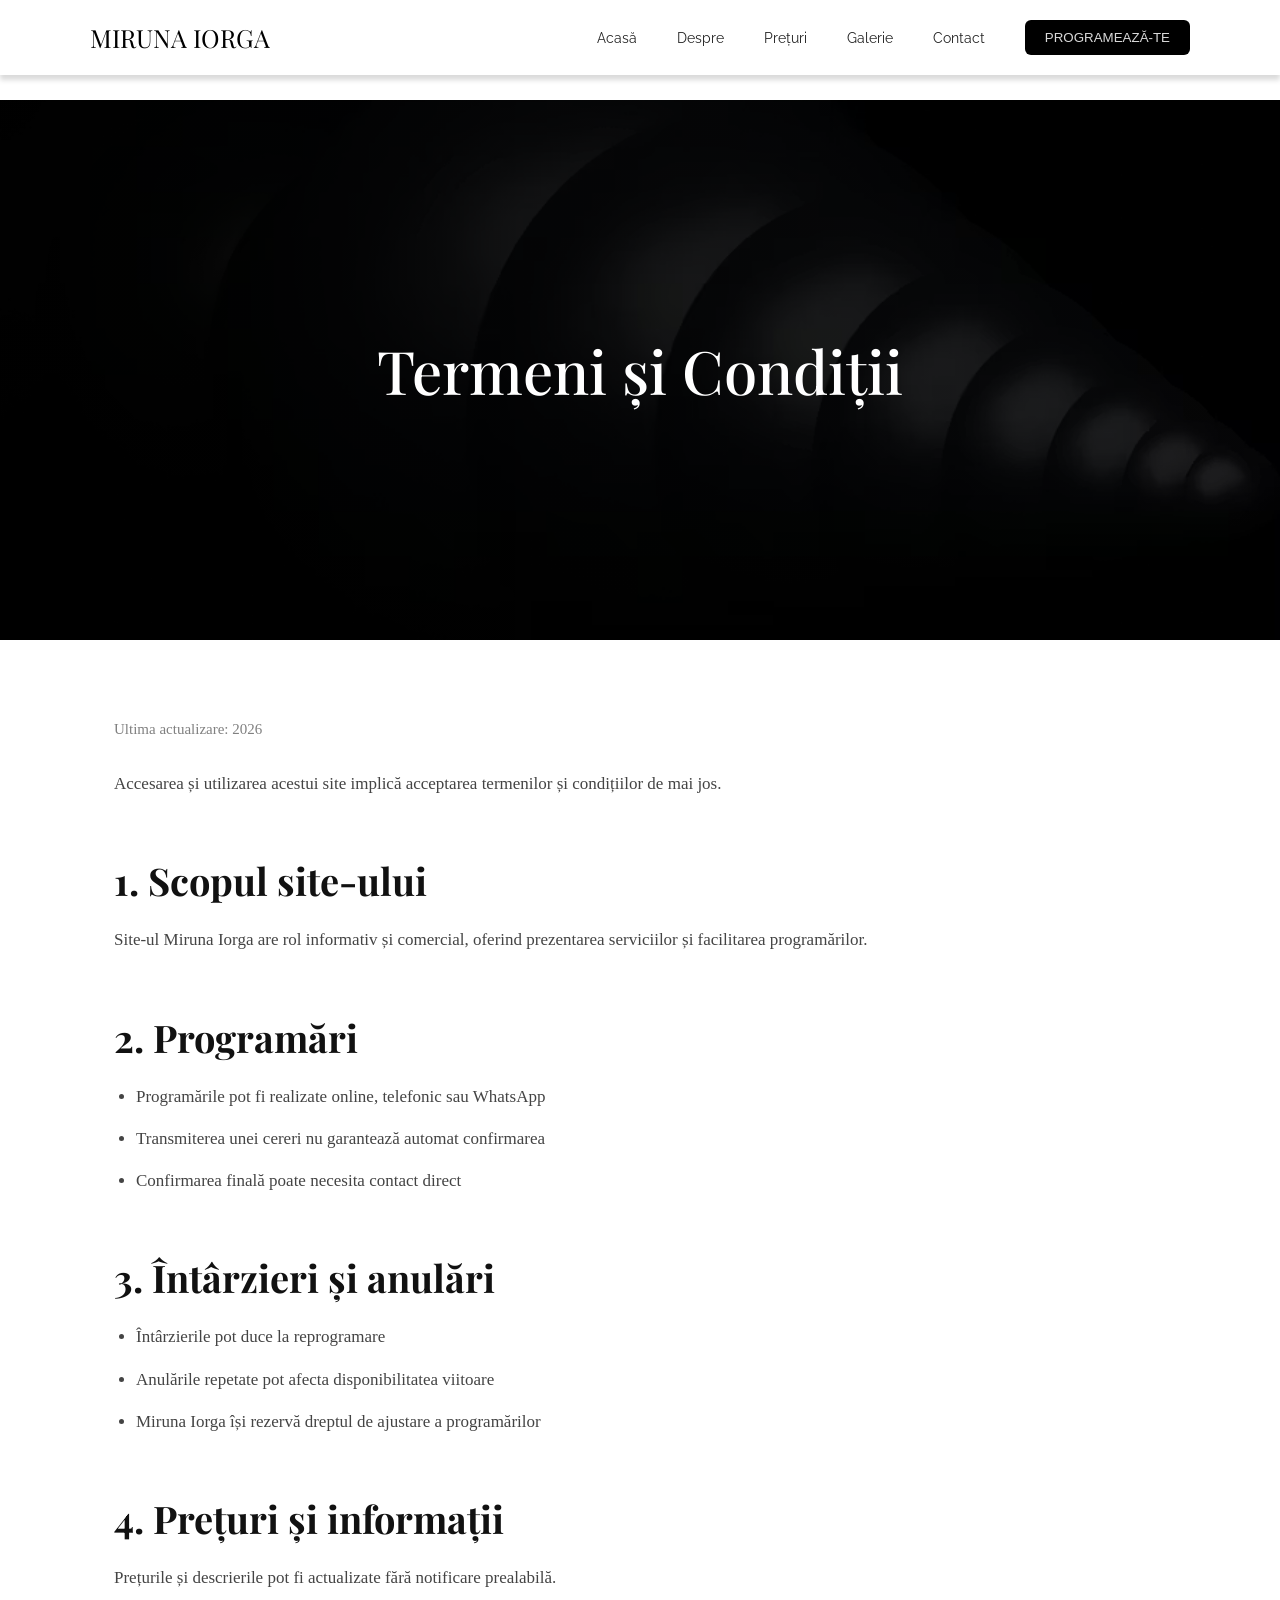
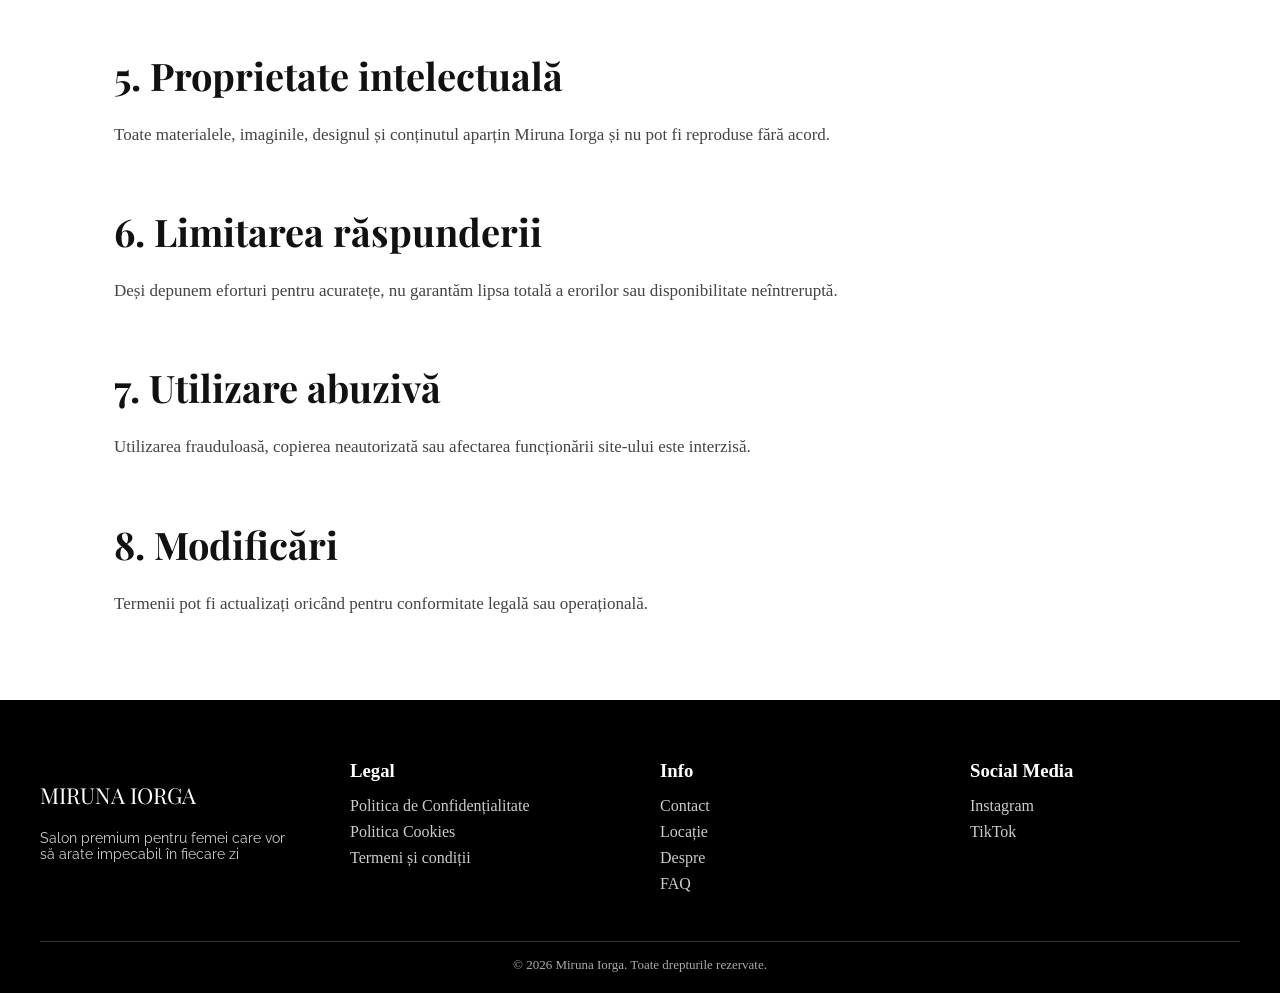
<file: legal/terms-conditions.html>
<!DOCTYPE html>
<html lang="ro">
<head>
  <meta charset="UTF-8">
  <meta name="viewport" content="width=device-width, initial-scale=1.0">

  <title>Termeni și Condiții | Miruna Iorga</title>
  <meta name="description" content="Termenii și condițiile de utilizare ale site-ului Miruna Iorga, programări și responsabilități.">
  <meta name="robots" content="index, follow">

  <link rel="canonical" href="/legal/terms-conditions.html">

  <link rel="icon" href="/images/icon.png" type="image/x-icon">

  <link rel="stylesheet" href="/css/global.css">
  <link rel="stylesheet" href="/css/gdpr.css">

  <link rel="preconnect" href="https://fonts.googleapis.com">
  <link rel="preconnect" href="https://fonts.gstatic.com" crossorigin>

  <link href="https://fonts.googleapis.com/css2?family=Playfair+Display:wght@400;700&family=Raleway:wght@300;400;500;700&display=swap" rel="stylesheet">
  <link href="https://unpkg.com/aos@2.3.4/dist/aos.css" rel="stylesheet">
</head>
<body>

<div id="header-component"></div>

<section class="hero">
  <div class="text">
    <h1 data-aos="fade-up">Termeni și Condiții</h1>
  </div>
</section>

<main class="legal-page">

  <span class="legal-update">Ultima actualizare: 2026</span>

  <p>
    Accesarea și utilizarea acestui site implică acceptarea termenilor și condițiilor de mai jos.
  </p>

  <h2>1. Scopul site-ului</h2>
  <p>
    Site-ul Miruna Iorga are rol informativ și comercial, oferind prezentarea serviciilor și facilitarea programărilor.
  </p>

  <h2>2. Programări</h2>
  <ul>
    <li>Programările pot fi realizate online, telefonic sau WhatsApp</li>
    <li>Transmiterea unei cereri nu garantează automat confirmarea</li>
    <li>Confirmarea finală poate necesita contact direct</li>
  </ul>

  <h2>3. Întârzieri și anulări</h2>
  <ul>
    <li>Întârzierile pot duce la reprogramare</li>
    <li>Anulările repetate pot afecta disponibilitatea viitoare</li>
    <li>Miruna Iorga își rezervă dreptul de ajustare a programărilor</li>
  </ul>

  <h2>4. Prețuri și informații</h2>
  <p>Prețurile și descrierile pot fi actualizate fără notificare prealabilă.</p>

  <h2>5. Proprietate intelectuală</h2>
  <p>Toate materialele, imaginile, designul și conținutul aparțin Miruna Iorga și nu pot fi reproduse fără acord.</p>

  <h2>6. Limitarea răspunderii</h2>
  <p>Deși depunem eforturi pentru acuratețe, nu garantăm lipsa totală a erorilor sau disponibilitate neîntreruptă.</p>

  <h2>7. Utilizare abuzivă</h2>
  <p>Utilizarea frauduloasă, copierea neautorizată sau afectarea funcționării site-ului este interzisă.</p>

  <h2>8. Modificări</h2>
  <p>Termenii pot fi actualizați oricând pentru conformitate legală sau operațională.</p>

</main>

<style>
.hero {
  height: 60vh;
  background: linear-gradient(to right, rgba(0,0,0,0.7), rgba(0,0,0,0.2)),
              url("/images/blur.png");
  background-size: cover;
  background-position: center;
  display: flex;
  align-items: center;
  justify-content: center;
  text-align: center;
  color: white;
  margin-top: 100px;
}

.text {
  font-size: 60px;
  font-family: "PT Serif";
}
</style>

<div id="footer-component"></div>
<div id="booking-component"></div>
<button id="backToTop">&#8593;</button>

<script src="https://unpkg.com/aos@2.3.4/dist/aos.js"></script>
<script>
AOS.init({
  duration: 1000,
  once: true
});
</script>

<script src="/js/gdpr.js" defer></script>
<script src="/js/main.js" defer></script>

</body>
</html>
</file>
<file: css/global.css>
/* ===== GLOBAL RESET ===== */
* {
  margin: 0;
  padding: 0;
  box-sizing: border-box;
}

html {
  scroll-behavior: smooth;
}

body {
  overflow-x: hidden;
  -webkit-tap-highlight-color: transparent;
}

::-webkit-scrollbar {
  width: 10px;
}

::-webkit-scrollbar-track {
  background: #ffffff;
}

::-webkit-scrollbar-thumb {

  background: linear-gradient(to bottom,#ffedfd,#fb75d3);
  border-radius: 999px;

}



/* ===== HEADER ===== */
.header {
  background-color: rgba(255,255,255,0.8);
  backdrop-filter: blur(10px);
  box-shadow: 0 5px 5px rgba(0,0,0,0.15);
  position: fixed;
  top: 0;
  left: 0;
  z-index: 1000;
  width: 100%;

}

.navbar {
  display: flex;
  justify-content: space-between;
  align-items: center;
  padding: 20px 90px;
}

.navbar p {
  font-size: 25px;
  font-family: "Playfair Display";
}

.nav-links {
  display: flex;
  list-style: none;
  gap: 40px;
  align-items: center;
}

.nav-links li {
  display: flex;
  align-items: center;
  font-family: "Raleway";
  font-size: 14px;
}

.nav-links a {
  text-decoration: none;
  color: rgb(36,36,36);
}

.nav-links a:hover {
  color: rgb(118,86,86);
}

/* ===== BUTTON ===== */
.btn-programare {
  position: relative;
  overflow: hidden;
  background: rgb(0, 0, 0);
  color: rgba(255,255,255,0.85);
  padding: 10px 20px;
  border-radius: 6px;
  cursor: pointer;
  border: none;
}

.btn-programare::before {
  content: "";
  position: absolute;
  top: 0;
  left: -100%;
  width: 50%;
  height: 100%;
  background: linear-gradient(
    120deg,
    transparent,
    rgba(255,255,255,0.6),
    transparent
  );
}

.btn-programare:hover::before {
  animation: shine 0.8s ease;
}

@keyframes shine {
  from { left: -100%; }
  to { left: 150%; }
}

/* ===== HAMBURGER ===== */
.hamburger {
  display: none;
  cursor: pointer;
}

/* ===== FOOTER ===== */
.footer {
  background: black;
  color: white;
  padding: 60px 40px 20px;
}

.footer-container {
  display: grid;
  grid-template-columns: repeat(4,1fr);
  gap: 40px;
}

.footer .logo {
  font-family: "Playfair Display";
  font-size: 22px;
  color: white;
}

.footer-col a {
  text-decoration: none;
}

.footer-col p {
  font-family: "Raleway";
  font-size: 14px;
  color: #ccc;
  margin-top: 20px;
  max-width: 250px;
}

.footer-col h3 {
  margin-bottom: 15px;
}

.footer-col ul {
  list-style: none;
}

.footer-col ul li {
  margin-bottom: 8px;
}

.footer-col ul li a {
  text-decoration: none;
  color: #ccc;
}

.footer-col ul li a:hover {
  color: white;
}

.footer-bottom {
  border-top: 1px solid rgba(255,255,255,0.2);
  margin-top: 40px;
  padding-top: 15px;
  text-align: center;
  font-size: 13px;
  color: #aaa;
}

/* ===== BOOKING MODAL ===== */
.booking-modal {
  position: fixed;
  inset: 0;
  background: rgba(0,0,0,0.65);
  backdrop-filter: blur(8px);
  display: none;
  justify-content: center;
  align-items: center;
  z-index: 9999;
  padding: 20px;
}

.booking-modal.active {
  display: flex;
}

body.modal-open {
  overflow: hidden;
}

.booking-box {
  background: white;
  width: 100%;
  max-width: 850px;
  max-height: 90vh;
  overflow-y: auto;
  padding: 55px;
  border-radius: 10px;
  position: relative;
  box-shadow: 0 20px 60px rgba(0,0,0,0.25);
}

.close-btn {
  position: absolute;
  right: 25px;
  top: 20px;
  font-size: 32px;
  cursor: pointer;
  color: black;
}

/* TITLU */
.booking-box h2 {
  font-size: 30px;
  font-family: "Playfair Display", serif;
  margin-bottom: 8px;
  line-height: 1.1;
}

/* SUBTITLE */
.booking-subtitle {
  font-family: "Raleway", sans-serif;
  color: #555;
  margin-bottom: 35px;
  font-size: 16px;
  line-height: 1.6;
}

/* FORM */
.booking-box form {
  display: flex;
  flex-direction: column;
}

.row {
  display: grid;
  grid-template-columns: 1fr 1fr;
  gap: 20px;
}

.booking-box .form-group {
  display: flex;
  flex-direction: column;
  margin-bottom: 22px;
}

.booking-box label {
  font-family: "Raleway", sans-serif;
  font-size: 14px;
  margin-bottom: 8px;
  color: #111;
  font-weight: 500;
}

.booking-box input,
.booking-box select,
.booking-box textarea {
  width: 100%;
  padding: 15px 16px;
  border: 1px solid #dcdcdc;
  font-family: "Raleway", sans-serif;
  font-size: 15px;
  background: white;
  outline: none;
  transition: 0.3s ease;
}

.booking-box input:focus,
.booking-box select:focus,
.booking-box textarea:focus {
  border-color: black;
}

.booking-box textarea {
  resize: vertical;
  min-height: 120px;
}

/* BUTTONS */
.booking-actions {
  display: flex;
  gap: 15px;
  margin-top: 10px;
}

.btn-confirm,
.btn-cancel {
  flex: 1;
  padding: 16px;
  cursor: pointer;
  font-family: "Raleway", sans-serif;
  font-size: 15px;
  transition: 0.3s ease;
}

.btn-confirm {
  background: black;
  color: white;
  border: none;
}

.btn-confirm:hover {
  background: #222;
}

.btn-cancel {
  background: transparent;
  border: 1px solid #dcdcdc;
}

.btn-cancel:hover {
  background: #f5f5f5;
}


/* ===== BACK TO TOP PREMIUM ===== */
#backToTop {
  position: fixed;
  right: 20px;
  bottom: 95px; /* deasupra WhatsApp */
  
  width: 52px;
  height: 52px;

  border: none;
  border-radius: 50%;

  background: black;
  color: white;

  font-size: 22px;
  cursor: pointer;

  display: flex;
  align-items: center;
  justify-content: center;

  box-shadow: 0 8px 25px rgba(0,0,0,0.18);

  opacity: 0;
  visibility: hidden;

  transform: translateY(20px);

  transition: all 0.3s ease;

  z-index: 9998;
}

#backToTop.show {
  opacity: 1;
  visibility: visible;
  transform: translateY(0);
}

#backToTop:hover {
  transform: translateY(-4px);
}

/* =========================
   COMPONENT PLACEHOLDERS
========================= */
#header-component,
#footer-component,
#booking-component {
  width: 100%;
}


/* ================= PREMIUM LOADER ================= */

#siteLoader {
  position: fixed;
  inset: 0;

  background:
  radial-gradient(circle at top,
  #1a1a1a 0%,
  #050505 60%,
  black 100%);

  display: flex;
  justify-content: center;
  align-items: center;

  z-index: 999999;

  transition:
  opacity 0.9s ease,
  visibility 0.9s ease;
}

#siteLoader.hide {
  opacity: 0;
  visibility: hidden;
}

.loader-inner {
  text-align: center;
}

.loader-line {
  width: 0;
  height: 1px;

  background: rgba(255,255,255,0.5);

  margin: 0 auto 35px;

  animation: lineGrow 1.4s ease forwards;
}

.loader-logo {
  font-family: "Playfair Display";
  font-size: clamp(42px, 7vw, 82px);

  font-weight: 500;

  color: white;

  letter-spacing: 10px;

  opacity: 0;

  transform: translateY(20px);

  animation:
  fadeLuxury 1.2s ease forwards;

  animation-delay: 0.3s;
}

.loader-sub {
  margin-top: 18px;

  color: rgba(255,255,255,0.55);

  letter-spacing: 4px;

  font-size: 12px;

  opacity: 0;

  animation:
  fadeLuxury 1.2s ease forwards;

  animation-delay: 0.7s;
}

@keyframes lineGrow {

  from {
    width: 0;
    opacity: 0;
  }

  to {
    width: 180px;
    opacity: 1;
  }
}

@keyframes fadeLuxury {

  from {
    opacity: 0;
    transform: translateY(20px);
  }

  to {
    opacity: 1;
    transform: translateY(0);
  }
}

.gdpr-consent {
  margin: 18px 0 10px;
}

.gdpr-consent label {
  display: flex;
  align-items: flex-start;
  gap: 12px;
  font-size: 15px;
  line-height: 1.6;
  color: #444;
}

.gdpr-consent input[type="checkbox"] {
  margin-top: 4px;
  width: 17px;
  height: 17px;
  accent-color: black;
  flex-shrink: 0;

  cursor: pointer;
}

.gdpr-consent a {
  color: black;
  font-weight: 600;
  text-decoration: underline;
}


.whatsapp {
  position: fixed;
  bottom: 20px;
  right: 20px;
  z-index: 9999;

  width: 60px;
  height: 60px;

  display: flex;
  align-items: center;
  justify-content: center;

  background: #25D366;
  border-radius: 50%;

  box-shadow: 0 5px 15px rgba(0,0,0,0.2);

  transition: 0.3s;
}

.whatsapp img {
  width: 28px;
  height: 28px;
}

.whatsapp:hover {
  transform: scale(1.1);
}

#cookieFloatingBtn {
  position: fixed;
  left: 20px;
  bottom: 20px;
  width: 58px;
  height: 58px;
  border: none;
  border-radius: 50%;
  background: white;
  color: black;
  display: flex;
  align-items: center;
  justify-content: center;
  cursor: pointer;
  box-shadow: 0 8px 25px rgba(0,0,0,0.15);
  z-index: 9998;
  transition: all 0.3s ease;
}

#cookieFloatingBtn:hover {
  transform: scale(1.08);
}

#cookieFloatingBtn img {
  width: 30px;
  height: 30px;
}

/* ================= COOKIE BANNER ================= */
.cookie-banner {
  position: fixed;
  inset: 0;
  background: rgba(0, 0, 0, 0.164);
  display: none;
  justify-content: center;
  align-items: flex-end;
  z-index: 999999;
  padding: 20px;
}

.cookie-banner.show {
  display: flex;
}

.cookie-box {
  width: 100%;
  max-width: 760px;
  background: white;
  padding: 30px;
  border-radius: 4px;
  box-shadow: 0 20px 50px rgba(0,0,0,0.2);
  animation: cookieSlide 0.4s ease;
}

@keyframes cookieSlide {
  from {
    opacity: 0;
    transform: translateY(40px);
  }
  to {
    opacity: 1;
    transform: translateY(0);
  }
}

.cookie-box h3 {
  font-family: "Playfair Display", serif;
  font-size: 28px;
  margin-bottom: 12px;
}

.cookie-box p {
  font-size: 15px;
  color: #444;
}

.cookie-buttons {
  display: flex;
  gap: 12px;
  flex-wrap: wrap;
  margin-top: 24px;
}

.cookie-buttons button {
  flex: 1;
  min-width: 160px;
  padding: 15px;
  border: none;
  cursor: pointer;
  font-weight: 700;
  font-size: 14px;
  transition: 0.3s;
  color: rgb(0, 0, 0);
}

#acceptCookies {
  background: black;
  color: white;
}

#acceptCookies:hover {
  background: #222;
}

#necessaryCookies {
  background: #f2f2f2;
}

#necessaryCookies:hover {
  background: #ddd;
}

#declineCookies {
  background: transparent;
  border: 1px solid #ccc;
}

#declineCookies:hover {
  background: #f7f7f7;
}

.cookie-links {
  margin-top: 18px;
  display: flex;
  gap: 20px;
  flex-wrap: wrap;
}

.cookie-links a {
  text-decoration: none;
  color: rgb(0, 0, 0);
  font-size: 14px;
}

.cookie-box {
  position: relative;
}

#closeCookies {
  position: absolute;
  top: 16px;
  right: 18px;
  border: none;
  background: transparent;
  font-size: 28px;
  cursor: pointer;
  color: #555;
  transition: 0.3s;
}

#closeCookies:hover {
  color: black;
  transform: scale(1.08);
}

.cookie-icon img {
  width: 30px;
  height: 30px;
}



@media (max-width:768px) {

/* ================= PREMIUM MOBILE MENU ================= */

.navbar {
  padding: 20px 35px;

  display: flex;
  justify-content: space-between;
  align-items: center;
}

.navbar p,
.logo {
  position: relative;
  z-index: 3001;
}

.hamburger {
  display: flex;
  z-index: 3000;
}

.hamburger img {
  width: 32px;
  height: 32px;

  opacity: 0.9;
}

/* PANEL */

/* ================= MOBILE MENU BETTER ================= */

.nav-links {
  position: fixed;

  top: 0;
  right: -100%;

  width: 78%;
  max-width: 320px;

  height: 100vh;

  background: rgba(10,10,10,0.96);

  backdrop-filter: blur(14px);

  display: flex;
  flex-direction: column;

  padding-top: 95px;

  gap: 0;

  transition:
    right 0.35s ease,
    opacity 0.3s ease;

  z-index: 2500;

  box-shadow:
    -10px 0 40px rgba(0,0,0,0.25);

    text-transform: uppercase;
}

/* OPEN */

.nav-links.active {
  right: 0;
}

/* ITEMS */

.nav-links li {
  width: 100%;

  border-bottom:
    1px solid rgba(255, 255, 255, 0.116);
}

/* LINKS */

.nav-links li a {
  display: flex;
  align-items: center;

  width: 100%;

  padding: 22px 28px;

  color: rgba(255,255,255,0.92);

  text-decoration: none;

  font-family: "Raleway";
  font-size: 16px;
  font-weight: 400;

  letter-spacing: 0.4px;

  transition:
    background 0.25s ease,
    padding-left 0.25s ease;
}

/* HOVER */

.nav-links li a:hover {
  background: rgba(255,255,255,0.04);

  padding-left: 34px;
}

/* ACTIVE PAGE */

.nav-links li a.active {
  color: white;
}

.nav-links li a.active::after {
  content: "";

  position: absolute;

  left: 28px;
  bottom: 16px;

  width: 32px;
  height: 1px;

  background: rgba(255,255,255,0.5);
}

/* CLICK OUTSIDE FEEL */

.nav-links::before {
  content: "";

  position: fixed;

  inset: 0;

  background: rgba(0,0,0,0.25);

  opacity: 0;
  pointer-events: none;

  transition: 0.3s ease;

  z-index: -1;
}

.nav-links.active::before {
  opacity: 1;
}

/* BUTTON */

.mobile-btn-wrap {
  padding: 26px 22px;

  border-bottom: none !important;
}

.mobile-btn-wrap .btn-programare {
  width: 100%;

  border-radius: 10px;

  padding: 16px;

  background: white;
  color: black;

  font-size: 13px;
  font-weight: 700;

  letter-spacing: 1px;

  transition: 0.25s ease;
}

.mobile-btn-wrap .btn-programare:hover {
  transform: translateY(-2px);
}



  cookie-banner {
    align-items: flex-end;
    padding: 0;
    background: rgba(0,0,0,0.35);
  }

  .cookie-box {
    width: 100%;
    max-width: 100%;
    padding: 22px 18px 26px;
    border-radius: 5px;
    box-shadow: 0 -10px 35px rgba(0,0,0,0.18);
    animation: cookieSlideMobile 0.35s ease;
  }

  @keyframes cookieSlideMobile {
    from {
      transform: translateY(100%);
      opacity: 0;
    }

    to {
      transform: translateY(0);
      opacity: 1;
    }
  }

  .cookie-box h3 {
    font-size: 22px;
    margin-bottom: 10px;
  }

  .cookie-box p {
    font-size: 14px;
    line-height: 1.6;
  }

  .cookie-buttons {
    flex-direction: column;
    gap: 10px;
    margin-top: 20px;
  }

  .cookie-buttons button {
    width: 100%;
    padding: 14px;
    border-radius: 12px;
    font-size: 14px;
  }

  .cookie-links {
    margin-top: 14px;
    gap: 14px;
    justify-content: center;
  }

  .cookie-links a {
    font-size: 13px;
  }

  #closeCookies {
    top: 14px;
    right: 16px;
    font-size: 26px;
  }



  #cookieFloatingBtn {
    width: 52px;
    height: 52px;
    left: 15px;
    bottom: 15px;
  }


  .whatsapp {
    width: 55px;
    height: 55px;
    bottom: 15px;
    right: 15px;
  }

  .whatsapp img {
    width: 24px;
    height: 24px;
  }


.gdpr-consent label {
    font-size: 13px;
    gap: 10px;
  }

  .gdpr-consent input[type="checkbox"] {
    width: 20px;
    height: 20px;
  }




  .loader-content h1 {
    letter-spacing: 4px;
  }


  #backToTop {
    width: 48px;
    height: 48px;
    right: 15px;
    bottom: 80px;

    font-size: 20px;
  }


  .footer-container {
    grid-template-columns: 1fr;
    text-align: center;
  }

  .footer-col p {
    margin: 0 auto;
  }

  .row {
  grid-template-columns: 1fr;
}

.booking-box {
  padding: 35px 20px;
}

.booking-box h2 {
  font-size: 30px;
}

/* =========================== GLOBAL MOBILE FIX MASTER ============================== */
html, body {
  overflow-x: hidden !important;
  max-width: 100%;
}

img, iframe, video {
  max-width: 100%;
  height: auto;
  display: block;
}

* {
  box-sizing: border-box;
}

section, div, header, footer {
  max-width: 100%;
}

/* FIX pentru butoane/albastru iOS */
button,
textarea,
select,
a {
  -webkit-appearance: none;
  appearance: none;
  border-radius: 0;
}


/* FAQ BUTTON FIX */
.faq-question {
  color: black !important;
}

/* CANCEL BUTTON FIX */
.btn-cancel {
  color: black !important;
}




   /* ===== BOOKING MODAL MOBILE PREMIUM ===== */


  .booking-modal {
    padding: 12px;
    align-items: flex-end;
  }

  .booking-box {
    width: 100%;
    max-width: 100%;

    max-height: 92vh;

    padding: 26px 18px;

    border-radius: 22px 22px 0 0;

    animation: slideUpModal 0.35s ease;
  }

  @keyframes slideUpModal {
    from {
      transform: translateY(60px);
      opacity: 0;
    }

    to {
      transform: translateY(0);
      opacity: 1;
    }
  }

  .close-btn {
    top: 14px;
    right: 18px;
    font-size: 30px;
  }

  .booking-box h2 {
    font-size: 24px;
    line-height: 1.2;
    max-width: 85%;
  }

  .booking-subtitle {
    font-size: 14px;
    line-height: 1.5;
    margin-bottom: 22px;
  }

  .booking-box input,
.booking-box select,
.booking-box textarea {
  width: 100%;
  padding: 15px 16px;
  border: 1px solid #dcdcdc;
  font-family: "Raleway", sans-serif;

  font-size: 16px;

  background: white;
  outline: none;
  transition: 0.3s ease;
}

  .booking-box textarea {
    min-height: 95px;
  }

  .booking-actions {
    flex-direction: column;
    gap: 12px;
  }

  .btn-confirm,
  .btn-cancel {
    width: 100%;
    padding: 15px;
    font-size: 14px;
    border-radius: 12px;
    font-weight: 700;
    letter-spacing: 0.8px;
  }

  .btn-confirm {
    background: black;
  }

  .btn-cancel {
    border: 1px solid #ddd;
  }

  /* CTA text mai bun */
  .btn-confirm {
    text-transform: uppercase;
  }



  .loader-inner {
    padding: 0 20px;
  }

  .loader-logo {
    font-size: clamp(36px, 10vw, 52px);

    letter-spacing: 4px;

    line-height: 1.1;
  }

  .loader-sub {
    margin-top: 14px;

    font-size: 10px;

    letter-spacing: 2.5px;
  }

  .loader-line {
    width: 110px !important;

    margin-bottom: 28px;
  }




}
</file>
<file: css/style.css>
* {
    margin: 0;
    padding: 0;
    box-sizing: border-box;
}

html {
    scroll-behavior: smooth;
}

body {
  overflow-x: hidden;
  -webkit-tap-highlight-color: transparent;
}



/* HERO */
.hero {
    background-image: linear-gradient(to right, rgba(0,0,0,0.7), rgba(0,0,0,0.1)), url("../images/hero.png");
    background-repeat: no-repeat;
    background-position: center;
    background-size: cover;
    height: 90vh;
    width: 100%;

    margin-top: 75px;
}

.text {
    display: block;
    padding: 80px 90px;
}

.firstp {
    display: flex;
    gap: 5px;
    color: red;
    margin-bottom: 20px;

    font-family: "Raleway";
}

.firstp p {
    display: flex;
    align-items: center;
}

.subtitle {
    display: block;
    color: white;

    margin-top: 20px;
    font-size: 18px;

    font-family: "Raleway";
}

.subtitle button {
    margin-top: 30px;
    padding: 17px 40px;
    border-radius: 2px;
    border: none;
}    

.btn-doi {
  position: relative;
  overflow: hidden;
  background: rgb(255, 255, 255);
  color: rgba(0, 0, 0, 0.798);
  padding: 10px 20px;
  border-radius: 6px;

  cursor: pointer;
}

/* efectul de lumină */
.btn-doi::before {
  content: "";
  position: absolute;
  top: 0;
  left: -100%;
  width: 50%;
  height: 100%;
  background: linear-gradient(
    120deg,
    transparent,
    rgba(255,255,255,0.6),
    transparent
  );
}

.title h1 {
  font-size: 80px;
  color: white;
  font-family: "Playfair Display", serif;
  font-weight: 400;
  line-height: 1.1;
  max-width: 900px;
}

.collection-title h2, .popular-title h2 {
  font-family: "Playfair Display", serif;
  font-weight: 400;
  font-size: 43px;
}

/* animația pe hover */
.btn-doi:hover::before {
  animation: shine 1s ease;
}

/* keyframes */
@keyframes shine {
  from {
    left: -100%;
  }
  to {
    left: 150%;
  }
}


/* =================COLLECTION==================== */
.collection-title {
  display: block;
  justify-content: center;
  text-align: center;
  margin-top: 50px;
}

.scnd-p {
  font-size: 18px;
  color: rgb(71, 71, 71);
  margin-top: 10px;
}

.container {
  display: grid;
  grid-template-columns: repeat(2,1fr);
  padding: 50px 40px;
  gap: 20px;
}

.card {
  position: relative;
  overflow: hidden;

  transition: 0.3s;

  cursor: pointer;

  height: 430px;
}

.card img {
  width: 100%;
  height: 100%;
  object-fit: cover;

  transition: transform 0.5s ease;
}

.card-text {
  position: absolute;
  bottom: 30px;
  left: 40px;

  color: white;
  z-index: 2;
}

.card-text h3 {
  font-weight: 100;
  font-size: 30px;
}

.second-p {
  font-size: 18px;
  margin-top: 5px;
  color: rgba(255, 255, 255, 0.846);
}

.pret-btn {
  display: inline-block;
  margin-top: 18px;

  padding: 12px 24px;

  background: rgba(255,255,255,0.15);
  backdrop-filter: blur(8px);

  border: 1px solid rgba(255,255,255,0.3);

  color: white;
  text-decoration: none;

  font-family: "Raleway";
  font-size: 14px;
  font-weight: 600;

  transition: all 0.3s ease;
}

.pret-btn:hover {
  background: white;
  color: black;

  transform: translateY(-2px);
}

.overlay {
  position: absolute;
  top: 0;
  left: 0;
  width: 100%;
  height: 100%;

  background: 
    linear-gradient(to top, rgba(0, 0, 0, 0.7), rgba(0,0,0,0.1));
}

.card:hover img {
  transform: scale(1.05);
  transition: 0.3s;
}

.card:hover {
  transform: scale(1.01);
}


/* =========================SERVICES======================= */
/* ================= POPULAR SERVICES ================= */

.popular {
  padding: 70px 40px;
  background: #f9f9f9;
}

.popular-title {
  text-align: center;
  font-size: 50px;
  font-family: "PT Serif";
}

.popular-title .scnd-p {
  font-size: 18px;
  color: gray;
  margin-top: 10px;
}



/* CARD */
.service-card {
  background: white;
  overflow: hidden;
  box-shadow: 0 5px 15px rgba(0,0,0,0.05);
  transition: 0.3s;
}

.service-card img {
  width: 100%;
  height: 330px;
  object-fit: cover;
  transition: transform 0.5s ease;
  display: block;
}

.service-card:hover {
  box-shadow: 0 15px 10px rgba(0, 0, 0, 0.15);
}

.service-card:hover img {
  transform: scale(1.06);
}

/* CONTENT */
.service-content {
  padding: 20px;
}

.service-content h3 {
  font-family: "PT Serif";
  font-size: 22px;
}

.service-content p {
  font-family: "Raleway";
  font-size: 14px;
  color: gray;
  margin: 5px 0 15px;
}

/* FOOTER */
.service-footer {
  display: flex;
  justify-content: space-between;
  align-items: center;
}

.service-footer span {
  font-size: 14px;
  color: gray;
}

.service-footer button {
  background: black;
  color: white;
  border: none;
  padding: 10px 22px;
  cursor: pointer;
  font-size: 14px;
  font-family: "PT Serif";
  font-weight: bold;
  transition: 0.3s;
}

.service-footer button:hover {
  background: #333;
}

.image-wrapper {
  position: relative;
  overflow: hidden;
}

.badge {
  position: absolute;
  top: 15px;
  right: 15px;
  background: rgba(255, 255, 255, 0.678);
  color: black;
  font-size: 12px;
  padding: 5px 10px;
  border-radius: 1px;
  font-family: "Raleway";
}


/* ================= FAQ ================= */

.faq {
  padding: 90px 40px;
  background: white;
}

.faq-title {
  text-align: center;
}

.faq-title h2 {
  font-family: "Playfair Display", serif;
  font-size: 43px;
  font-weight: 400;
}

.faq-container {
  max-width: 900px;
  margin: 50px auto 0;
}

.faq-item {
  border-bottom: 1px solid #e8e8e8;
}

.faq-question {
  width: 100%;

  background: transparent;
  border: none;

  padding: 28px 0;

  display: flex;
  justify-content: space-between;
  align-items: center;

  cursor: pointer;

  font-size: 20px;
  font-family: "Playfair Display";
  font-weight: 500;

  transition: 0.3s ease;
}

.faq-question:hover {
  opacity: 0.7;
}

.faq-question span {
  font-size: 28px;
  transition: 0.3s ease;
}

.faq-answer {
  max-height: 0;
  overflow: hidden;

  opacity: 0;

  transform: translateY(-8px);

  transition:
    max-height 0.5s ease,
    opacity 0.35s ease,
    transform 0.35s ease;
}

.faq-answer p {
  padding-bottom: 25px;

  color: #666;
  font-family: "PT Serif";
  line-height: 1.7;
  font-size: 17px;

  max-width: 750px;
}

.faq-item.active .faq-answer {
  max-height: 300px;

  opacity: 1;

  transform: translateY(0);
}

.faq-item.active .faq-question span {
  transform: rotate(45deg);
}

.faq-more {
  display: flex;
  justify-content: center;
  margin-top: 50px;
}

.faq-more-btn {
  position: relative;
  overflow: hidden;

  display: inline-flex;
  align-items: center;
  justify-content: center;

  padding: 16px 34px;

  background: black;
  color: white;

  text-decoration: none;
  font-family: "Raleway";
  font-size: 14px;
  font-weight: 700;
  letter-spacing: 1px;

  border-radius: 10px;

  transition: all 0.3s ease;
}

/* glow effect */
.faq-more-btn::before {
  content: "";
  position: absolute;
  top: 0;
  left: -100%;

  width: 50%;
  height: 100%;

  background: linear-gradient(
    120deg,
    transparent,
    rgba(255,255,255,0.5),
    transparent
  );
}

.faq-more-btn:hover::before {
  animation: shine 1s ease;
}

.faq-more-btn:hover {
  transform: translateY(-2px);
  background: #222;
}

/* ===================CIRCLESSS================== */
.features {
  display: grid;
  grid-template-columns: repeat(3,1fr);
  gap: 30px;
  text-align: center;
  padding: 90px 40px;
}

.icon-circle {
  width: 65px;
  height: 65px;
  background-color: rgb(255, 227, 227);
  border-radius: 50%;

  display: flex;
  align-items: center;
  justify-content: center;

  margin: 0 auto;
}

.icon-circle img {
  width: 30px;
  height: 30px;
}

.icon-circle .heart {
  width: 25px;
  height: 25px;
}

.feature .maka {
  margin-top: 20px;
  font-family: "Raleway";
  font-size: 20px;
  font-weight: bold;
}
.feature .kaka {
  margin-top: 15px;
  font-family: "Raleway";
  font-size: 15px;
}

/* ======================TESTIMONIALE============================ */


.testimonials {
  padding: 100px 40px;
  background: #f9f9f9;
}

.testimonials-title {
  text-align: center;
  font-size: 50px;
  font-family: "PT Serif";
}

.testimonials-container {
  display: grid;
  grid-template-columns: repeat(3,1fr);
  gap: 30px;
  margin-top: 50px;
}

.testimonial-card {
  background: white;
  padding: 30px;
  border-radius: 12px;
  box-shadow: 0 5px 20px rgba(0,0,0,0.05);
  
}

.stars {
  color: gold;
  margin-bottom: 15px;
}

.review {
  font-family: "Raleway";
  font-size: 15px;
  color: #555;
  margin-bottom: 20px;
}

.client {
  display: flex;
  align-items: center;
  gap: 10px;
}

.client img {
  width: 45px;
  height: 45px;
  border-radius: 50%;
  object-fit: cover;
}

.name {
  font-weight: bold;
  font-size: 14px;
}

.role {
  font-size: 12px;
  color: gray;
}





/* =======================BLUR========================== */
.blur {
  display: block;
  justify-content: center;
  align-items: center;
  text-align: center;
  color: white;

  padding: 150px 0px;

  height: 80vh;
  background-image: url("../images/blur.png");

}

.mucu {
  font-size: 50px;
}
.kuku {
  font-size: 18px;
  color: #d4d4d4;
  font-family: "Raleway";
  margin-top: 20px;
}

.btn {
  margin-top: 40px;
  display: flex;
  align-items: center;
  justify-content: center;
  gap: 20px;
  
}

.btn button {
  padding: 17px 30px;
  font-size: 15px;
  font-family: "Roboto";

  cursor: pointer;
}

.btn {
  text-decoration: none;
}

.btn .first {
  padding: 19px 32px;
}

.first {
  background-color: white;
  transition: all 0.3s ease;
  border: none;

  color: #000000;
}

.first:hover {
  background-color: #efefef;
  transform: scale(1.05);
}
.second {
  background-color: transparent;
  transition: all 0.3s ease;
  border: 2px solid white;
  color: white;
}

.second:hover {
  background-color: #f9f9f9;
  transform: scale(1.03);
  color: black;
}




/* WRAPPER */
.popular-wrapper {
  position: relative;
}

/* SCROLL */
.popular-container {
  display: flex;
  gap: 20px;
  overflow-x: auto;
  scroll-behavior: smooth;
  padding: 20px 10px;

  cursor: grab;

  scroll-snap-type: x mandatory;
}

.popular-container:active {
  cursor: grabbing;
}



.popular-container::-webkit-scrollbar {
  display: none;
}

/* CARD FIX WIDTH */
.service-card {
  min-width: 300px;
  flex: 0 0 auto;

  scroll-snap-align: start;
}

/* ARROWS */
.arrow {
  position: absolute;
  top: 45%;
  transform: translateY(-50%);
  background: white;
  border: none;
  width: 45px;
  height: 45px;
  border-radius: 50%;
  font-size: 22px;
  cursor: pointer;
  box-shadow: 0 5px 15px rgba(0,0,0,0.1);
  z-index: 10;
  transition: 0.3s;
}

.arrow:hover {
  transform: translateY(-50%) scale(1.1);
}

.arrow.left {
  left: -20px;
}

.arrow.right {
  right: -20px;
}

/* DOTS */
.dots {
  display: flex;
  justify-content: center;
  margin-top: 20px;
  gap: 8px;
}

.dots span {
  width: 8px;
  height: 8px;
  background: #ccc;
  border-radius: 50%;
  transition: 0.3s;
}

.dots span.active {
  width: 16px;
  background: black;
}




@media (max-width:768px) {

  /* FAQ MOBILE */
.faq {
  padding: 70px 20px;
}

.faq-title h2 {
  font-size: 36px;
}

.faq-question {
  font-size: 17px;
  line-height: 1.5;
  gap: 15px;

  padding: 22px 0;
}

.faq-question span {
  font-size: 24px;
  flex-shrink: 0;
}

.faq-answer p {
  font-size: 16px;
  line-height: 1.7;
  padding-bottom: 20px;
}

  .pret-btn {
  margin-top: 16px;
  padding: 13px 22px;
  font-size: 14px;
}

  .title h1 {
  font-size: clamp(38px, 11vw, 52px);
}

.arrow {
    display: none;
  }

  .booking-box {
    padding: 30px 20px;
  }

  .row {
    flex-direction: column;
  }

  .service-card {
    min-width: 85%;
    max-width: 300px;
  }

 

  /* HERO */
  .hero {
    height: 85vh;
  }

   .firstp {
    font-size: 13px;
  }

  .title {
    font-size: 45px;
    max-width: 200px;
  }

  .subtitle {
    font-size: 14px;
  }

  .text {
    padding: 60px 20px;
  }



  /* BUTTONS FIX */
  button {
    min-height: 48px;
    font-size: 16px;
    border-radius: 8px;
  }

  /* COLLECTION */
  .container {
    grid-template-columns: 1fr;
    padding: 30px 20px;
  }

  .collection-title h2 {
    font-size: 38px;
  }

  /* SERVICES */
  .popular-container {
    grid-template-columns: 1fr;
  }

  .popular-title h2 {
    font-size: 38px;
  }

  .service-card img {
    width: 100%;
    aspect-ratio: 4/3;
    object-fit: cover;
  }

  /* FEATURES */
  .features {
    grid-template-columns: 1fr;
    gap: 50px;
    padding: 60px 20px;
  }

  /* TESTIMONIALE */
  .testimonials-container {
    grid-template-columns: 1fr;
  }

  .testimonials-title {
    font-size: 30px;
  }

  /* BLUR */
  .mucu {
    font-size: 32px;
  }

  .btn {
    flex-direction: column;
  }

  .btn button {
    width: 100%;
  }



/* ===================alt media=================== */

  .hero {
    height: auto;
    min-height: 88vh;
    padding-bottom: 40px;
    background-position: center;
  }

  .text {
    padding: 110px 20px 40px;
  }

  .firstp {
    font-size: 12px;
    letter-spacing: 1.5px;
    margin-bottom: 16px;
  }

  .title {
    font-size: clamp(38px, 11vw, 52px);
    line-height: 1.08;
    max-width: 100%;
  }

  .subtitle {
    margin-top: 18px;
    font-size: 15px;
    line-height: 1.7;
    max-width: 95%;
  }

  .subtitle p {
    max-width: 340px;
  }

  .btn-doi {
    margin-top: 24px;
    width: auto;
    min-width: 220px;
    max-width: 100%;

    padding: 15px 24px;

    font-size: 14px;
    font-weight: 700;
    letter-spacing: 1px;

    border-radius: 12px;
  }

  /* CTA SECTION */
  .blur {
    height: auto;
    padding: 90px 20px;
    background-position: center;
    background-size: cover;
  }

  .mucu {
    font-size: clamp(30px, 8vw, 40px);
    line-height: 1.2;
    padding: 0 5px;
  }

  .kuku {
    font-size: 15px;
    line-height: 1.7;
    max-width: 340px;
    margin: 16px auto 0;
  }

  .btn {
    flex-direction: column;
    gap: 14px;
    margin-top: 30px;
  }

  .btn button {
    width: 100%;
    max-width: 280px;
    padding: 15px 20px;
    border-radius: 12px;
    font-size: 14px;
    font-weight: 700;
  }

/* ===== MOBILE SLIDER PREMIUM ===== */

  .popular {
    padding: 60px 16px;
  }

  .popular-title {
    font-size: 32px;
  }

  .popular-title .scnd-p {
    font-size: 19px;
    line-height: 1.6;
    padding: 0 10px;
  }

  .popular-wrapper {
    margin-top: 25px;
  }

  .popular-container {
    gap: 16px;
    padding: 10px 6px 20px;
    scroll-snap-type: x mandatory;
    -webkit-overflow-scrolling: touch;
  }

  .service-card {
    min-width: 88%;
    max-width: 88%;
    scroll-snap-align: center;
  }

  .service-card img {
    height: 250px;
    object-fit: cover;
  }

  .service-content {
    padding: 18px;
  }

  .service-content h3 {
    font-size: 20px;
  }

  .service-content p {
    font-size: 14px;
    line-height: 1.5;
  }

  .service-footer button {
    padding: 12px 16px;
    font-size: 15px;
    border-radius: 10px;
    white-space: nowrap;
  }

  .dots {
    margin-top: 14px;
  }

 
}
</file>
<file: css/gdpr.css>
/* ================= LEGAL PAGES ================= */
.legal-page {
  max-width: 1000px;
  margin: 120px auto 80px;
  padding: 0 20px;
}

.legal-page h1 {
  font-family: "Playfair Display", serif;
  font-size: clamp(34px, 6vw, 58px);
  margin-bottom: 20px;
}

.legal-page h2 {
  font-family: "Playfair Display", serif;
  font-size: 28px;
  margin-top: 45px;
  margin-bottom: 15px;
}

.legal-page p,
.legal-page li {
  font-size: 16px;
  color: #333;
}

.legal-page ul {
  padding-left: 20px;
}

.legal-page a {
  color: black;
  font-weight: 600;
}


.legal-page {
  max-width: 1100px;
  margin: 80px auto;
  padding: 0 24px;
}

.legal-page h1 {
  font-family: "Playfair Display";
  font-size: clamp(42px, 6vw, 68px);
  margin-bottom: 25px;
  line-height: 1.1;
}

.legal-page h2 {
  font-family: "Playfair Display";
  font-size: clamp(26px, 4vw, 38px);
  margin-top: 55px;
  margin-bottom: 18px;
  color: #111;
}

.legal-page p,
.legal-page li {
  font-size: 17px;
  color: #444;
  line-height: 1.9;
}

.legal-page ul {
  padding-left: 22px;
  margin-top: 10px;
}

.legal-page li {
  margin-bottom: 10px;
}

.legal-page strong {
  color: black;
}

.legal-page a {
  color: black;
  font-weight: 600;
  text-decoration: underline;
}

.legal-update {
  display: inline-block;
  margin-bottom: 30px;
  font-size: 15px;
  color: gray;
}

.text h1 {
  font-size: 60px;
  font-weight: 500;
  font-family: "Playfair Display";
}

/* ================= MOBILE ================= */
@media (max-width:768px) {

  .text h1 {
  font-size: 43px;
  }

  .legal-page {
    margin: 50px auto;
  }

  .legal-page p,
  .legal-page li {
    font-size: 15px;
    line-height: 1.8;
  }


  
  .cookie-banner {
    align-items: flex-end;
    padding: 0;
    background: rgba(0,0,0,0.35);
  }

  .cookie-box {
    width: 100%;
    max-width: 100%;
    padding: 22px 18px 26px;
    border-radius: 5px;
    box-shadow: 0 -10px 35px rgba(0,0,0,0.18);
    animation: cookieSlideMobile 0.35s ease;
  }

  @keyframes cookieSlideMobile {
    from {
      transform: translateY(100%);
      opacity: 0;
    }

    to {
      transform: translateY(0);
      opacity: 1;
    }
  }

  .cookie-box h3 {
    font-size: 22px;
    margin-bottom: 10px;
  }

  .cookie-box p {
    font-size: 14px;
    line-height: 1.6;
  }

  .cookie-buttons {
    flex-direction: column;
    gap: 10px;
    margin-top: 20px;
  }

  .cookie-buttons button {
    width: 100%;
    padding: 14px;
    border-radius: 12px;
    font-size: 14px;
  }

  .cookie-links {
    margin-top: 14px;
    gap: 14px;
    justify-content: center;
  }

  .cookie-links a {
    font-size: 13px;
  }

  #closeCookies {
    top: 14px;
    right: 16px;
    font-size: 26px;
  }

  
  .legal-page {
    margin-top: 100px;
  }


}
</file>
<file: css/about.css>
* {
    margin: 0;
    padding: 0;
    box-sizing: border-box;
}

html {
    scroll-behavior: smooth;
}

body {
  overflow-x: hidden;
  -webkit-tap-highlight-color: transparent;
}



/* ABOUT HERO */
.about-hero {
  height: 60vh;
  margin-top: 80px;
  background: linear-gradient(to right, rgba(0,0,0,0.7), rgba(0,0,0,0.2)),
              url("../images/blur.png");
  background-size: cover;
  background-position: center;

  display: flex;
  align-items: center;
  justify-content: center;
  text-align: center;
  color: white;

  margin-top: 100px;
}

.about-hero h1 {
  font-size: 60px;
  font-family: "PT Serif";
  font-weight: 500;
}

.about-hero p {
  margin-top: 10px;
  font-family: "Raleway";
  color: #ddd;
}



.about-story {
  padding: 140px 90px;
  background: white;
}

.about-container {
  display: grid;
  grid-template-columns: 1fr 1fr;
  gap: 80px;
  align-items: center;
}

.about-image img {
  width: 100%;
  height: 650px;
  object-fit: cover;

  border-radius: 4px;
}

.signature {
  color: #b58b7a;
  letter-spacing: 3px;
  font-size: 13px;
  margin-bottom: 20px;
}

.about-text h2 {
  font-size: 58px;
  line-height: 1.1;
  font-family: "Playfair Display";
  font-weight: 500;

  margin-bottom: 30px;
}

.about-text p {
  font-size: 17px;
  line-height: 1.9;
  color: #555;
  margin-bottom: 20px;
  font-family: "Raleway";
}

/* WHY US */
.why-us {
  padding: 100px 40px;
  background: #f9f9f9;
  text-align: center;
}

.why-us h2 {
  font-size: 40px;
  font-family: "PT Serif";
  margin-bottom: 50px;
}

.why-grid {
  display: grid;
  grid-template-columns: repeat(3,1fr);
  gap: 40px;
}

.why-grid h3 {
  font-family: "Raleway";
  margin-bottom: 10px;
}

.why-grid p {
  color: #666;
}

.experience {
  padding: 140px 20px;
  background: #f8f5f2;

  display: flex;
  justify-content: center;
  text-align: center;
}

.experience-box {
  max-width: 760px;
}

.exp-mini {
  letter-spacing: 3px;
  color: #b58b7a;
  font-size: 13px;
  margin-bottom: 22px;
}

.experience h2 {
  font-size: 58px;
  line-height: 1.1;
  font-family: "Playfair Display";
  font-weight: 500;

  margin-bottom: 28px;
}

.experience p {
  font-size: 18px;
  line-height: 1.9;
  color: #666;
  font-family: "Raleway";
}

/* =======================BLUR========================== */
.blur {
  display: block;
  justify-content: center;
  align-items: center;
  text-align: center;
  color: white;

  padding: 150px 0px;

  height: 80vh;
  background-image: url("../images/blur.png");

}

.mucu {
  font-size: 50px;
}
.kuku {
  font-size: 18px;
  color: #d4d4d4;
  font-family: "Raleway";
  margin-top: 20px;
}

.btn {
  margin-top: 40px;
  display: flex;
  align-items: center;
  justify-content: center;
  gap: 20px;
  
}

.btn button {
  padding: 17px 30px;
  font-size: 15px;
  font-family: "Roboto";

  cursor: pointer;
}

.btn {
  text-decoration: none;
}

.btn .first {
  padding: 19px 32px;
}

.first {
  background-color: white;
  transition: all 0.3s ease;
  border: none;

  color: #000000;
}

.first:hover {
  background-color: #efefef;
  transform: scale(1.05);
}
.second {
  background-color: transparent;
  transition: all 0.3s ease;
  border: 2px solid white;
  color: white;
}

.second:hover {
  background-color: #f9f9f9;
  transform: scale(1.03);
  color: black;
}



/* MOBILE */
@media(max-width:768px){

   /* STORY */
  .about-story {
    padding: 80px 22px;
  }

  .about-container {
    grid-template-columns: 1fr;
    gap: 45px;
  }

  .about-image img {
    height: 420px;

    border-radius: 18px;
  }

  .signature {
    font-size: 11px;
    letter-spacing: 3px;

    margin-bottom: 14px;
  }

  .about-text h2 {
    font-size: clamp(34px, 9vw, 46px);

    margin-bottom: 22px;
  }

  .about-text p {
    font-size: 15px;
    line-height: 1.9;

    margin-bottom: 18px;
  }

  /* EXPERIENCE */
  .experience {
    padding: 90px 22px;
  }

  .experience-box {
    max-width: 100%;
  }

  .exp-mini {
    font-size: 11px;
    letter-spacing: 3px;
  }

  .experience h2 {
    font-size: clamp(34px, 9vw, 46px);

    margin-bottom: 22px;
  }

  .experience p {
    font-size: 15px;
    line-height: 1.9;
  }

  .about-container {
    grid-template-columns: 1fr;
  }

  .why-grid {
    grid-template-columns: 1fr;
  }

  .team-grid {
    grid-template-columns: 1fr;
  }

  .about-hero h1 {
    font-size: 55px;
  }

  /* ===== ABOUT MOBILE PREMIUM FIX ===== */

.about-hero {
  height: 52vh;
  padding: 0 20px;
  background-position: center;
}

.about-hero h1 {
  font-size: 48px;
  line-height: 1.1;
}

.about-hero p {
  font-size: 15px;
  line-height: 1.6;
  max-width: 300px;
  margin: 12px auto 0;
}

/* STORY */
.about-story {
  padding: 65px 20px;
}

.about-container {
  gap: 30px;
}

.about-container h2 {
  font-size: 32px;
  line-height: 1.2;
}

.about-container p {
  font-size: 15px;
  line-height: 1.8;
}

.about-container img {
  height: 320px;
  border-radius: 14px;
}

/* WHY US */
.why-us {
  padding: 70px 20px;
}

.why-us h2 {
  font-size: 32px;
  margin-bottom: 35px;
}

.why-grid {
  gap: 24px;
}

.why-grid div {
  padding: 24px 18px;
  background: white;
  border-radius: 14px;
  box-shadow: 0 8px 25px rgba(0,0,0,0.05);
}

/* TEAM */
.team {
  padding: 70px 20px;
}

.team h2 {
  font-size: 32px;
}

.member img {
  height: 320px;
  border-radius: 14px;
}

.member h3 {
  font-size: 24px;
}

/* CTA */
.blur {
  height: auto;
  padding: 90px 20px;
}

.mucu {
  font-size: 34px;
}

.kuku {
  font-size: 15px;
  line-height: 1.7;
}

.btn {
  flex-direction: column;
}

.btn button {
  width: 100%;
  max-width: 280px;
  border-radius: 12px;
}

}
</file>
<file: css/faq.css>
* {
    margin: 0;
    padding: 0;
    box-sizing: border-box;
}

html {
    scroll-behavior: smooth;
}

body {
  overflow-x: hidden;
}


/* =============================HERO=================================== */
.about-hero {
  height: 60vh;
  margin-top: 80px;
  background: linear-gradient(to right, rgba(0,0,0,0.7), rgba(0,0,0,0.2)),
              url("../images/blur.png");
  background-size: cover;
  background-position: center;

  display: flex;
  align-items: center;
  justify-content: center;
  text-align: center;
  color: white;

  margin-top: 100px;
}

.about-hero h1 {
  font-size: 60px;
  font-family: "PT Serif";
  font-weight: 500;
}

.about-hero p {
  margin-top: 10px;
  font-family: "Raleway";
  color: #ddd;
}



/* ================== FAQ SECTION ================== */

.faq-section {
  padding: 100px 20px;
  background: #ffffff;
}

/* CONTAINER */
.faq-container {
  max-width: 750px;
  margin: 0 auto;
  text-align: center;
}

/* TITLU */
.faq-container h2 {
  font-family: 'Raleway';
  font-size: 42px;
  margin-bottom: 10px;
  letter-spacing: 1px;
}

/* SUBTITLE */
.subtitle {
  font-family: 'PT Serif';
  color: #888;
  margin-bottom: 50px;
  font-size: 15px;
}

/* CATEGORII */
.faq-category {
  margin-bottom: 50px;
  text-align: left;
}

.faq-category h3 {
  font-family: 'Playfair Display';
  font-size: 22px;
  margin-bottom: 20px;
  color: #111;
}

/* ITEM */
.faq-item {
  border: 1px solid #eee;
  border-radius: 10px;
  margin-bottom: 15px;
  overflow: hidden;
  transition: 0.3s ease;
  background: #fff;
}

/* HOVER PREMIUM */
.faq-item:hover {
  
  transform: translateY(-2px);
}

/* INTREBARE */
.faq-question {
  width: 100%;
  text-align: left;
  padding: 22px 25px;
  background: none;
  border: none;
  font-family: 'Raleway', sans-serif;
  font-size: 15px;
  font-weight: 500;
  cursor: pointer;
  position: relative;
}

/* ICON */
.faq-question::after {
  content: "+";
  position: absolute;
  right: 25px;
  font-size: 18px;
  transition: 0.3s ease;
}

.faq-item.active .faq-question::after {
  content: "–";
}

/* ANSWER */
.faq-answer {
  max-height: 0;
  overflow: hidden;
  transition: max-height 0.4s ease;
}

/* TEXT */
.faq-answer p {
  padding: 0 25px 20px;
  font-family: 'Raleway', sans-serif;
  color: #666;
  font-size: 14px;
  line-height: 1.7;
}



/* =======================BLUR========================== */
.blur {
  display: block;
  justify-content: center;
  align-items: center;
  text-align: center;
  color: white;

  padding: 150px 0px;

  height: 80vh;
  background-image: url("../images/blur.png");

}

.mucu {
  font-size: 50px;
}
.kuku {
  font-size: 18px;
  color: #d4d4d4;
  font-family: "Raleway";
  margin-top: 20px;
}

.btn {
  margin-top: 40px;
  display: flex;
  align-items: center;
  justify-content: center;
  gap: 20px;
  
}

.btn button {
  font-size: 15px;
  font-family: "Roboto";

  cursor: pointer;
}

.btn a {
  text-decoration: none;
  transition: all 0.3s ease;
}

 .btn .first {
  padding: 19px 32px;
  transition: all 0.3s;
}

.first {
  background-color: white;
  border: none;
  color: #000000;
}

.first:hover {
  background-color: #efefef;
  transform: scale(1.05);
} 

.second {
  padding: 17px 30px;
  background-color: transparent;
  transition: all 0.3s ease;
  border: 2px solid white;
  color: white;
}

.second:hover {
  background-color: #f9f9f9;
  transform: scale(1.03);
  color: black;
}





@media (max-width:768px) {

 


  .faq-section {
    padding: 60px 15px;
  }

  .faq-container {
    max-width: 100%;
  }

  .faq-container h2 {
    font-size: 28px;
    text-align: center;
    margin-bottom: 30px;
  }

  .faq-item {
    margin-bottom: 12px;
  }

  .faq-question {
    padding: 18px 18px;
    font-size: 14px;
  }

  .faq-question::after {
    right: 15px;
    font-size: 18px;
  }

  .faq-answer p {
    padding: 0 18px 18px;
    font-size: 13px;
    line-height: 1.5;
  }

  .faq-section {
    padding: 60px 15px;
  }

  .faq-container {
    max-width: 100%;
    padding: 0 10px;
  }

  .faq-container h2 {
    font-size: 30px;
  }

  .subtitle {
    font-size: 14px;
    margin-bottom: 30px;
  }

  .faq-category h3 {
    font-size: 18px;
  }

  .faq-question {
    padding: 18px;
    font-size: 14px;
  }

  .faq-question::after {
    right: 18px;
  }

  .faq-answer p {
    padding: 0 18px 18px;
    font-size: 13px;
  }

  .mucu {
    font-size: 32px;
  }

  .btn {
    flex-direction: column;
  }

  .btn button {
    width: 100%;
  }

  .about-hero h1 {
  font-size: 55px;
}


/* ===== FAQ MOBILE PREMIUM FIX ===== */

.faq-question {
  color: black !important;
  background: white !important;

  font-size: 15px;
  font-weight: 600;
  line-height: 1.5;

  -webkit-tap-highlight-color: transparent;
}

.faq-item {
  border-radius: 14px;
}

.faq-answer p {
  color: #444;
  line-height: 1.7;
}

.faq-category h3 {
  font-size: 20px;
  margin-bottom: 16px;
}

/* CTA SECTION */
.blur {
  height: auto;
  padding: 85px 20px;
  background-size: cover;
  background-position: center;
}

.mucu {
  font-size: 34px;
  line-height: 1.2;
}

.kuku {
  font-size: 15px;
  line-height: 1.7;
  max-width: 340px;
  margin: 14px auto 0;
}

.btn {
  flex-direction: column;
  gap: 14px;
}

.btn a {
  width: 100%;
  display: flex;
  justify-content: center;
}

.btn button {
  width: 100%;
  max-width: 280px;

  padding: 15px 20px;

  border-radius: 12px;

  font-size: 14px;
  font-weight: 700;
}
}
</file>
<file: css/galerie.css>
* {
    margin: 0;
    padding: 0;
    box-sizing: border-box;
}

html {
    scroll-behavior: smooth;
}

body {
  overflow-x: hidden;
}


/* =============================HERO=================================== */
.hero {
  height: 60vh;
  background: linear-gradient(to right, rgba(0,0,0,0.7), rgba(0,0,0,0.2)),
              url("../images/blur.png");
  background-size: cover;
  background-position: center;

  display: flex;
  align-items: center;
  justify-content: center;
  text-align: center;
  color: white;

  margin-top: 100px;
}

.text h1 {
    font-size: 60px;
    font-family: "PT Serif";
    font-weight: 500;
}

.text p {
  font-size: 16px;
   margin-top: 10px;
  font-family: "Raleway";
  color: #ddd;
}


/* ================= GALERIE ================= */

.gallery-section {
  padding: 60px 10%;
  text-align: center;
}

/* ===== BUTOANE ===== */
.filter-buttons {
  margin-bottom: 40px;
}

.filter-buttons button {
  padding: 10px 22px;
  margin: 5px;
  border: none;
  background: #eee;
  cursor: pointer;
  transition: all 0.3s ease;
  font-weight: 600;
  font-family: "Raleway";
  letter-spacing: 1px;

  color: black;
}

.filter-buttons button.active,
.filter-buttons button:hover {
  background: black;
  color: white;
}

/* ===== GRID ===== */
.gallery {
  display: grid;
  grid-template-columns: repeat(3, 1fr);
  gap: 25px;
}

/* ===== CARD ===== */
.card {
  position: relative;
  overflow: hidden;
  border-radius: 12px;
  height: 320px; /* 🔥 toate la fel */
  cursor: pointer;
  transition: all 0.4s ease;
}

/* imagine */
.card img {
  width: 100%;
  height: 100%;
  object-fit: cover; /* 🔥 nu se mai strică */
  transition: all 0.4s ease;
}

/* ===== HOVER PREMIUM ===== */
.card::after {
  content: "";
  position: absolute;
  inset: 0;
  background: rgba(0, 0, 0, 0.065);
  opacity: 0;
  transition: 0.4s;
}

.card:hover::after {
  opacity: 1;
}

.card:hover img {
  transform: scale(1.1);
}

/* TEXT */
.overlay {
  position: absolute;
  bottom: 20px;
  left: 20px;
  color: white;
  font-family: "Raleway";
  font-size: 15px;
  opacity: 0;
  transform: translateY(20px);
  transition: 0.4s;
}

.card:hover .overlay {
  opacity: 1;
  transform: translateY(0);
}

/* ===== ANIMATIE FILTRARE ===== */
.card.hide {
  opacity: 0;
  transform: scale(0.85);
}

.card.show {
  opacity: 1;
  transform: scale(1);
}



.gallery-section {
  padding: 60px 10%;
  text-align: center;
}

/* BUTOANE */
.filter-buttons {
  margin-bottom: 40px;
}

.filter-buttons button {
  padding: 10px 20px;
  margin: 5px;
  border: none;
  background: #eee;
  cursor: pointer;
  transition: 0.3s;
  font-weight: bold;
}

.filter-buttons button.active,
.filter-buttons button:hover {
  background: black;
  color: white;
}

/* GRID */
.gallery {
  display: grid;
  grid-template-columns: repeat(3, 1fr);
  gap: 25px;
}

/* CARD */
.card {
  position: relative;
  overflow: hidden;
  border-radius: 10px;
  cursor: pointer;
  transform: scale(1);
  transition: 0.4s ease;
}

.card img {
  width: 100%;
  display: block;
  transition: 0.4s ease;
}

/* HOVER PREMIUM */
.card:hover img {
  transform: scale(1.1);
}

.card:hover {
  box-shadow: 0 10px 30px rgba(0,0,0,0.3);
}

/* OVERLAY TEXT */
.overlay {
  position: absolute;
  bottom: 0;
  left: 0;
  width: 100%;
  padding: 18px;
  color: white;
  opacity: 0;
  transition: 0.4s;

  font-size: 17px;
  font-weight: bold;
}

.card:hover .overlay {
  opacity: 1;
}

/* ANIMATIE FADE */
.card.hide {
  opacity: 0;
  transform: scale(0.8);
  pointer-events: none;
}

.card.show {
  opacity: 1;
  transform: scale(1);
  transition: all 0.4s ease;
}



@media (max-width:768px) {

.gallery {
    grid-template-columns: repeat(1, 1fr);
  }

  .card {
    height: 250px;
  }

  
.text {
    font-size: 55px;
}

/* ===== GALERIE MOBILE PREMIUM FIX ===== */

.hero {
  height: 52vh;
  padding: 0 20px;
}

.text {
  font-size: 44px;
  line-height: 1.15;
}

/* SECTION */
.gallery-section {
  padding: 55px 16px;
}

/* FILTER */
.filter-buttons {
  display: flex;
  justify-content: center;
  flex-wrap: wrap;
  gap: 10px;

  margin-bottom: 28px;
}

.filter-buttons button {
  padding: 12px 18px;

  font-size: 13px;
  border-radius: 10px;

  letter-spacing: 1px;
}

/* GRID */
.gallery {
  gap: 16px;
}

/* CARD */
.card {
  height: 280px;
  border-radius: 16px;
}

.overlay {
  opacity: 1;
  transform: translateY(0);

  font-size: 14px;
  padding: 14px;
}

}
</file>
<file: css/service.css>
* {
    margin: 0;
    padding: 0;
    box-sizing: border-box;
}

html {
    scroll-behavior: smooth;
}

body {
  overflow-x: hidden;
  -webkit-tap-highlight-color: transparent;
}



/* ABOUT HERO */
.about-hero {
  height: 60vh;
  margin-top: 80px;
  background: linear-gradient(to right, rgba(0,0,0,0.7), rgba(0,0,0,0.2)),
              url("../images/blur.png");
  background-size: cover;
  background-position: center;

  display: flex;
  align-items: center;
  justify-content: center;
  text-align: center;
  color: white;

  margin-top: 100px;
}

.about-hero h1 {
  font-size: 60px;
  font-family: "PT Serif";
  font-weight: 500;
}

.about-hero p {
  margin-top: 10px;
  font-family: "Raleway";
  color: #ddd;
}

/* =====================carduri====================== */
.services {
  padding: 100px 40px;
  background: #f8f6f3;
}

.services-wrapper {
  max-width: 1300px;
  margin: auto;
  display: grid;
  grid-template-columns: 320px 1fr;
  gap: 50px;
  align-items: start;
}

/* SIDEBAR */
.services-sidebar {
  background: white;
  padding: 50px 35px;
  border-radius: 18px;
  position: sticky;
  top: 120px;
  box-shadow: 0 10px 30px rgba(0,0,0,0.06);
}

.services-sidebar h2 {
  font-family: "Playfair Display";
  font-size: 38px;
  margin-bottom: 15px;
}

.services-sidebar p {
  font-family: "Raleway";
  color: #777;
  line-height: 1.7;
  margin-bottom: 25px;
}

.sidebar-line {
  width: 60px;
  height: 2px;
  background: black;
  margin-bottom: 30px;
}

.category-btn {
  width: 100%;
  padding: 16px;
  margin-bottom: 12px;
  border: 1px solid #ddd;
  background: white;
  cursor: pointer;
  font-family: "Raleway";
  font-size: 14px;
  letter-spacing: 1px;
  transition: 0.3s;
  border-radius: 10px;
  color: #000000;
}

.category-btn:hover,
.category-btn.active {
  background: black;
  color: white;
  border-color: black;
}

/* CONTENT */
.services-content {
  background: white;
  padding: 45px;
  border-radius: 18px;
  box-shadow: 0 10px 30px rgba(0,0,0,0.06);
}

.service-category {
  display: none;
}

.service-category.active {
  display: block;
}

.service-item {
  display: flex;
  justify-content: space-between;
  align-items: flex-start;
  padding: 18px 0;
  border-bottom: 1px solid #eee;
  gap: 20px;
}

.service-item:last-child {
  border-bottom: none;
}

.service-item span:first-child {
  font-family: "Playfair Display";
  font-size: 18px;
  letter-spacing: 3px;
  text-transform: uppercase;
  font-style: italic;
}

.service-info {
  display: flex;
  flex-direction: column;
  max-width: 75%;
}

.service-title {
  font-family: "Playfair Display";
  font-size: 18px;
  letter-spacing: 3px;
  text-transform: uppercase;
  font-style: italic;
}

.service-info small {
  font-size: 13px;
  color: #777;
  font-style: italic;
  margin-top: 5px;
  line-height: 1.5;
  letter-spacing: 2px;
}

.service-item span:last-child {
  font-family: "Playfair Display";
  font-size: 18px;
  letter-spacing: 2px;
  font-style: italic;
  font-weight: 500;
  white-space: nowrap;
}

.service-note {
  margin-top: 25px;
  font-size: 15px;
  color: #777;
  line-height: 1.7;
}

.service-btn {
  margin-top: 30px;
  width: 100%;
  padding: 16px;
  background: black;
  color: white;
  border: none;
  border-radius: 12px;
  cursor: pointer;
  font-family: "Raleway";
  font-size: 14px;
  letter-spacing: 2px;
  transition: 0.3s;
}

.service-btn:hover {
  background: #222;
}


/* =======================BLUR========================== */
.blur {
  display: block;
  justify-content: center;
  align-items: center;
  text-align: center;
  color: white;

  padding: 150px 0px;

  height: 80vh;
  background-image: url("../images/blur.png");

}

.mucu {
  font-size: 50px;
}
.kuku {
  font-size: 18px;
  color: #d4d4d4;
  font-family: "Raleway";
  margin-top: 20px;
}

.btn {
  margin-top: 40px;
  display: flex;
  align-items: center;
  justify-content: center;
  gap: 20px;
  
}

.btn button {
  padding: 17px 30px;
  font-size: 15px;
  font-family: "Roboto";

  cursor: pointer;
}

.btn {
  text-decoration: none;
}

.btn .first {
  padding: 19px 32px;
}

.first {
  background-color: white;
  transition: all 0.3s ease;
  border: none;

  color: #000000;
}

.first:hover {
  background-color: #efefef;
  transform: scale(1.05);
}
.second {
  background-color: transparent;
  transition: all 0.3s ease;
  border: 2px solid white;
  color: white;
}

.second:hover {
  background-color: #f9f9f9;
  transform: scale(1.03);
  color: black;
}





@media (max-width:768px) {

 
/* ===== SERVICES MOBILE PREMIUM FIX ===== */

.about-hero {
  height: 52vh;
  padding: 0 20px;
}

.about-hero h1 {
  font-size: 46px;
  line-height: 1.1;
}

.about-hero p {
  font-size: 15px;
  max-width: 320px;
  margin: 12px auto 0;
  line-height: 1.6;
}

  .services {
    padding: 60px 16px;
  }

  .services-sidebar,
  .services-content {
    padding: 25px;
  }

  .services-sidebar h2 {
    font-size: 30px;
  }

  .service-title {
    font-size: 15px;
  }

  .service-info {
    max-width: 70%;
  }

   .service-item span:first-child,
  .service-title {
    font-size: 15px;
    letter-spacing: 2px;
  }

  .service-item span:last-child {
    font-size: 15px;
  }

  .service-info small {
    font-size: 12px;
    letter-spacing: 1px;
  }


/* FEATURED CARD */
.featured {
  transform: none;
}

}

/* MOBILE */
@media (max-width: 992px) {
  .services-wrapper {
    grid-template-columns: 1fr;
  }

  .services-sidebar {
    position: relative;
    top: auto;
  }
}
</file>
